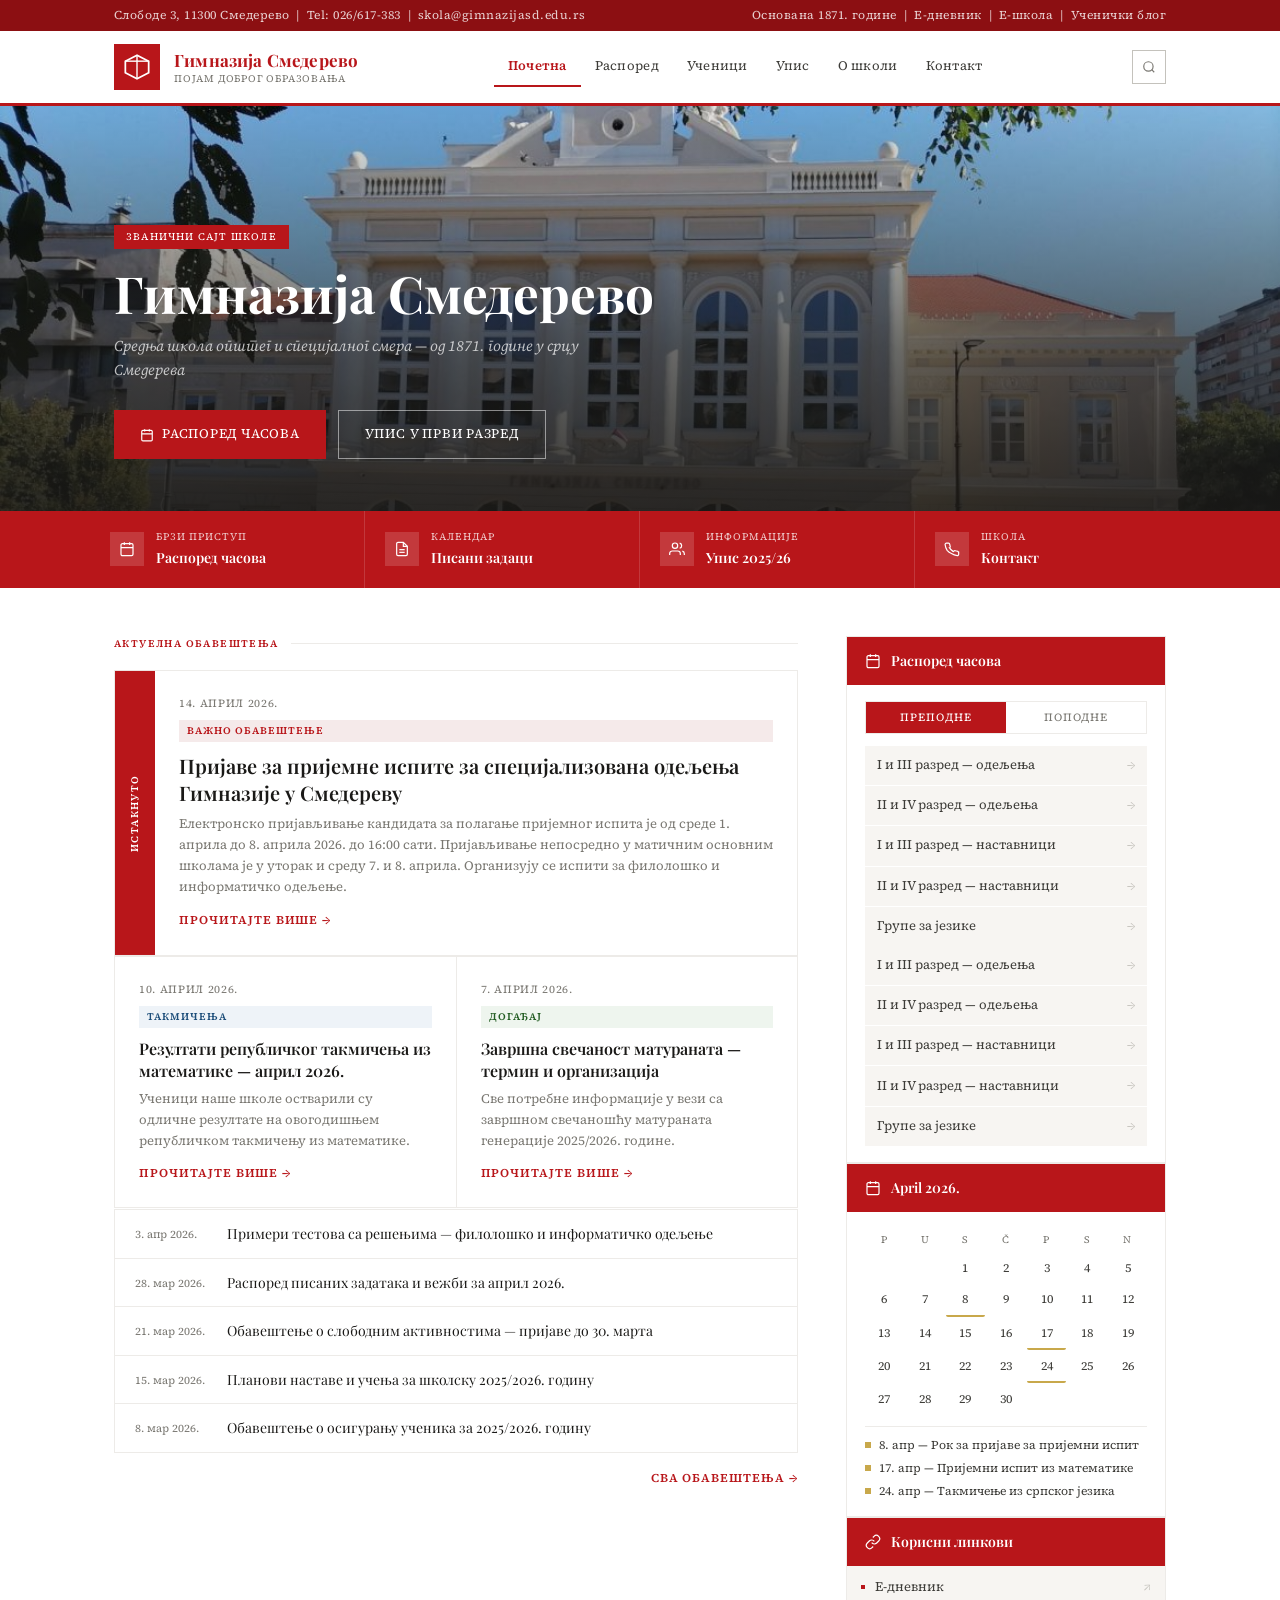
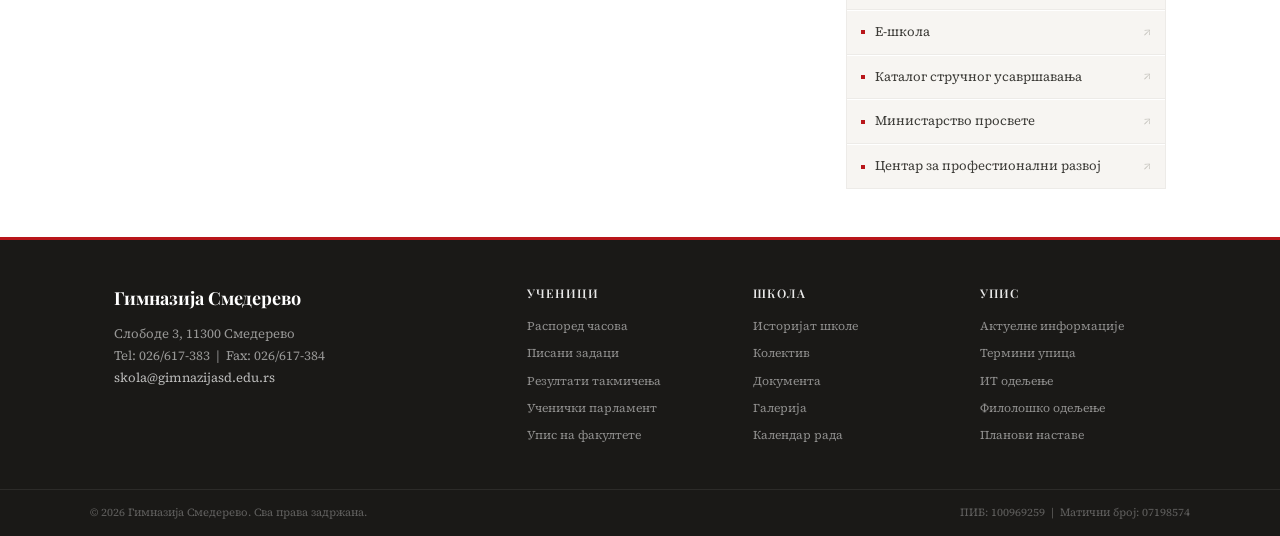
<file: index.html>
<!DOCTYPE html>
<html lang="sr">
<head>
  <meta charset="UTF-8">
  <meta name="viewport" content="width=device-width, initial-scale=1.0">
  <title>Гимназија Смедерево</title>
  <link rel="stylesheet" href="style.css">
  <link href="https://fonts.googleapis.com/css2?family=Playfair+Display:wght@400;600;700&family=Source+Serif+4:ital,wght@0,300;0,400;0,600;1,400&display=swap" rel="stylesheet">
  <link rel="icon" type="image/jpg" href="favicon.jpg">
</head>
<body>

  <!-- TOP STRIP -->
  <div class="top-strip">
    <div class="top-strip-inner">
      <span>Слободе 3, 11300 Смедерево &nbsp;|&nbsp; Tel: 026/617-383 &nbsp;|&nbsp; <a href="mailto:skola@gimnazijasd.edu.rs">skola@gimnazijasd.edu.rs</a></span>
      <span>Основана 1871. године &nbsp;|&nbsp; <a href="https://www.ednevnik.rs" target="_blank">Е-дневник</a> &nbsp;|&nbsp; <a href="https://www.e-skola.rs" target="_blank">Е-школа</a> &nbsp;|&nbsp; <a href="https://ocimamladih.wixstudio.com/blog" target="_blank">Ученички блог</a></span>
    </div>
  </div>

  <!-- HEADER -->
  <header>
    <div class="header-inner">
      <a class="logo" href="index.html">
        <div class="logo-emblem">
          <svg viewBox="0 0 24 24" xmlns="http://www.w3.org/2000/svg">
            <polygon points="12,2 2,7 2,17 12,22 22,17 22,7" fill="none" stroke="white" stroke-width="1.5"/>
            <line x1="12" y1="2" x2="12" y2="22" stroke="white" stroke-width="1.2"/>
            <line x1="2" y1="7" x2="22" y2="7" stroke="white" stroke-width="1.2"/>
          </svg>
        </div>
        <div class="logo-text">
          <span class="logo-name">Гимназија Смедерево</span>
          <span class="logo-tagline">Појам доброг образовања</span>
        </div>
      </a>

      <nav id="main-nav">
        <a href="index.html" class="active">Почетна</a>
        <a href="raspored.html">Распоред</a>
        <div class="nav-dropdown"><a href="ucenici.html">Ученици</a><button class="submenu-toggle">▾</button><div class="submenu"><a href="ucenici.html#pismeni">Писмени задаци</a><a href="ucenici.html#takmicenja">Такмичења</a><a href="ucenici.html#fakulteti">Упис на факултете</a><a href="ucenici.html#generacije">Ученици генерације</a><a href="ucenici.html#parlament">Ученички парламент</a><a href="ucenici.html#udzbenici">Списак уџбеника</a><a href="ucenici.html#kriterijumi">Критеријуми</a></div></div>
<div class="nav-dropdown"><a href="upis.html">Упис</a><button class="submenu-toggle">▾</button><div class="submenu"><a href="upis.html#aktuelno">Актуелне информације</a><a href="upis.html#smerovi">Смерови</a><a href="upis.html#rokovi">Термини и рокови</a><a href="upis.html#bodovanje">Бодовање</a><a href="upis.html#dokumenta">Потребна документа</a><a href="upis.html#planovi">Планови наставе</a><a href="upis.html#faq">Честа питања</a></div></div>
<div class="nav-dropdown"><a href="o-skoli.html">О школи</a><button class="submenu-toggle">▾</button><div class="submenu"><a href="o-skoli.html#istorijat">Историјат школе</a><a href="o-skoli.html#kolektiv">Колектив</a><a href="o-skoli.html#dokumenta">Документа</a><a href="o-skoli.html#galerija">Галерија</a><a href="o-skoli.html#kalendar">Календар рада</a></div></div>
        <a href="kontakt.html">Контакт</a>
      </nav>

      <div class="header-right">
        <button class="nav-search" id="search-btn" aria-label="Претрага">
          <svg viewBox="0 0 24 24" fill="none" stroke-width="2" xmlns="http://www.w3.org/2000/svg">
            <circle cx="11" cy="11" r="8"/>
            <path d="M21 21l-4.35-4.35"/>
          </svg>
        </button>
        <button class="hamburger" id="hamburger" aria-label="Отвори мени" aria-expanded="false">
          <span></span>
          <span></span>
          <span></span>
        </button>
      </div>
    </div>

    <!-- SEARCH BAR (hidden by default) -->
    <div class="search-bar" id="search-bar">
      <div class="search-bar-inner">
        <svg viewBox="0 0 24 24" fill="none" stroke-width="2" xmlns="http://www.w3.org/2000/svg">
          <circle cx="11" cy="11" r="8"/><path d="M21 21l-4.35-4.35"/>
        </svg>
        <input type="text" id="search-input" placeholder="Претражите сајт..." autocomplete="off">
        <button id="search-close" aria-label="Затвори претрагу">✕</button>
      </div>
    </div>
  </header>

  <!-- HERO -->
  <section class="hero">
    <div class="hero-overlay">
    </div>
    <div class="hero-content">
      <span class="hero-badge">Званични сајт школе</span>
      <h1 class="hero-title">Гимназија Смедерево</h1>
      <p class="hero-sub">Средња школа општег и специјалног смера — од 1871. године у срцу Смедерева</p>
      <div class="hero-ctas">
        <a href="raspored.html" class="btn-primary">
          <svg width="14" height="14" viewBox="0 0 24 24" stroke="white" fill="none" stroke-width="2">
            <rect x="3" y="4" width="18" height="18" rx="2"/>
            <path d="M16 2v4M8 2v4M3 10h18"/>
          </svg>
          Распоред часова
        </a>
        <a href="upis.html" class="btn-outline">Упис у први разред</a>
      </div>
    </div>
  </section>

  <!-- QUICK ACCESS BAR -->
  <div class="quick-bar">
    <div class="quick-bar-inner">
      <a class="quick-item" href="raspored.html">
        <div class="quick-icon">
          <svg viewBox="0 0 24 24" fill="none" stroke="white" stroke-width="1.8">
            <rect x="3" y="4" width="18" height="18" rx="2"/>
            <path d="M16 2v4M8 2v4M3 10h18M8 14h.01M12 14h.01M16 14h.01M8 18h.01M12 18h.01"/>
          </svg>
        </div>
        <div>
          <span class="quick-label">Брзи приступ</span>
          <span class="quick-title">Распоред часова</span>
        </div>
      </a>
      <a class="quick-item" href="ucenici.html#pisani">
        <div class="quick-icon">
          <svg viewBox="0 0 24 24" fill="none" stroke="white" stroke-width="1.8">
            <path d="M14 2H6a2 2 0 0 0-2 2v16a2 2 0 0 0 2 2h12a2 2 0 0 0 2-2V8z"/>
            <polyline points="14,2 14,8 20,8"/>
            <line x1="16" y1="13" x2="8" y2="13"/>
            <line x1="16" y1="17" x2="8" y2="17"/>
          </svg>
        </div>
        <div>
          <span class="quick-label">Календар</span>
          <span class="quick-title">Писани задаци</span>
        </div>
      </a>
      <a class="quick-item" href="upis.html">
        <div class="quick-icon">
          <svg viewBox="0 0 24 24" fill="none" stroke="white" stroke-width="1.8">
            <path d="M17 21v-2a4 4 0 0 0-4-4H5a4 4 0 0 0-4 4v2"/>
            <circle cx="9" cy="7" r="4"/>
            <path d="M23 21v-2a4 4 0 0 0-3-3.87M16 3.13a4 4 0 0 1 0 7.75"/>
          </svg>
        </div>
        <div>
          <span class="quick-label">Информације</span>
          <span class="quick-title">Упис 2025/26</span>
        </div>
      </a>
      <a class="quick-item" href="kontakt.html">
        <div class="quick-icon">
          <svg viewBox="0 0 24 24" fill="none" stroke="white" stroke-width="1.8">
            <path d="M22 16.92v3a2 2 0 0 1-2.18 2 19.79 19.79 0 0 1-8.63-3.07A19.5 19.5 0 0 1 4.69 14a19.79 19.79 0 0 1-3.07-8.67A2 2 0 0 1 3.6 3.24h3a2 2 0 0 1 2 1.72c.127.96.361 1.903.7 2.81a2 2 0 0 1-.45 2.11L8.09 10a16 16 0 0 0 5.91 5.91l.83-.83a2 2 0 0 1 2.11-.45c.907.339 1.85.573 2.81.7A2 2 0 0 1 21.73 17z"/>
          </svg>
        </div>
        <div>
          <span class="quick-label">Школа</span>
          <span class="quick-title">Контакт</span>
        </div>
      </a>
    </div>
  </div>

  <!-- MAIN CONTENT -->
  <div class="content-wrap">
    <main>
      <p class="section-label">Актуелна обавештења</p>

      <!-- FEATURED NEWS -->
      <div class="news-featured">
        <article class="news-card featured">
          <div class="news-featured-label">Истакнуто</div>
          <div class="news-card-body">
            <span class="news-date">14. април 2026.</span>
            <span class="news-category urgent">Важно обавештење</span>
            <h2 class="news-headline">Пријаве за пријемне испите за специјализована одељења Гимназије у Смедереву</h2>
            <p class="news-excerpt">Електронско пријављивање кандидата за полагање пријемног испита је од среде 1. априла до 8. априла 2026. до 16:00 сати. Пријављивање непосредно у матичним основним школама је у уторак и среду 7. и 8. априла. Организују се испити за филолошко и информатичко одељење.</p>
            <a href="vest.html?id=1" class="link-arrow" style="margin-top:14px;display:inline-flex">Прочитајте више →</a>
          </div>
        </article>

        <article class="news-card">
          <span class="news-date">10. април 2026.</span>
          <span class="news-category info">Такмичења</span>
          <h3 class="news-headline">Резултати републичког такмичења из математике — април 2026.</h3>
          <p class="news-excerpt">Ученици наше школе остварили су одличне резултате на овогодишњем републичком такмичењу из математике.</p>
          <a href="vest.html?id=2" class="link-arrow" style="margin-top:12px;display:inline-flex">Прочитајте више →</a>
        </article>

        <article class="news-card">
          <span class="news-date">7. април 2026.</span>
          <span class="news-category event">Догађај</span>
          <h3 class="news-headline">Завршна свечаност матураната — термин и организација</h3>
          <p class="news-excerpt">Све потребне информације у вези са завршном свечаношћу матураната генерације 2025/2026. године.</p>
          <a href="vest.html?id=3" class="link-arrow" style="margin-top:12px;display:inline-flex">Прочитајте више →</a>
        </article>
      </div>

      <!-- NEWS LIST -->
      <div class="news-list">
        <article class="news-list-item">
          <span class="news-list-date">3. апр 2026.</span>
          <a href="vest.html?id=4" class="news-list-title">Примери тестова са решењима — филолошко и информатичко одељење</a>
        </article>
        <article class="news-list-item">
          <span class="news-list-date">28. мар 2026.</span>
          <a href="vest.html?id=5" class="news-list-title">Распоред писаних задатака и вежби за април 2026.</a>
        </article>
        <article class="news-list-item">
          <span class="news-list-date">21. мар 2026.</span>
          <a href="vest.html?id=6" class="news-list-title">Обавештење о слободним активностима — пријаве до 30. марта</a>
        </article>
        <article class="news-list-item">
          <span class="news-list-date">15. мар 2026.</span>
          <a href="vest.html?id=7" class="news-list-title">Планови наставе и учења за школску 2025/2026. годину</a>
        </article>
        <article class="news-list-item">
          <span class="news-list-date">8. мар 2026.</span>
          <a href="vest.html?id=8" class="news-list-title">Обавештење о осигурању ученика за 2025/2026. годину</a>
        </article>
      </div>

      <div class="news-more">
        <a class="link-arrow" href="vesti.html">Сва обавештења →</a>
      </div>
    </main>

    <!-- SIDEBAR -->
    <aside class="sidebar">

      <!-- SCHEDULE WIDGET -->
      <div class="widget">
        <div class="widget-header">
          <svg viewBox="0 0 24 24" fill="none" stroke="white" stroke-width="1.8">
            <rect x="3" y="4" width="18" height="18" rx="2"/>
            <path d="M16 2v4M8 2v4M3 10h18"/>
          </svg>
          <span class="widget-header-title">Распоред часова</span>
        </div>
        <div class="widget-body">
          <div class="schedule-tabs">
            <button class="stab active" data-tab="pre">Преподне</button>
            <button class="stab" data-tab="pop">Поподне</button>
          </div>
          <div id="tab-pre" class="schedule-list">
            <a class="schedule-item" href="raspored.html">
              <span class="schedule-item-name">I и III разред — одељења</span>
              <span class="schedule-item-arrow">→</span>
            </a>
            <a class="schedule-item" href="raspored.html">
              <span class="schedule-item-name">II и IV разред — одељења</span>
              <span class="schedule-item-arrow">→</span>
            </a>
            <a class="schedule-item" href="raspored.html">
              <span class="schedule-item-name">I и III разред — наставници</span>
              <span class="schedule-item-arrow">→</span>
            </a>
            <a class="schedule-item" href="raspored.html">
              <span class="schedule-item-name">II и IV разред — наставници</span>
              <span class="schedule-item-arrow">→</span>
            </a>
            <a class="schedule-item" href="raspored.html">
              <span class="schedule-item-name">Групе за језике</span>
              <span class="schedule-item-arrow">→</span>
            </a>
          </div>
          <div id="tab-pop" class="schedule-list" hidden>
            <a class="schedule-item" href="raspored.html">
              <span class="schedule-item-name">I и III разред — одељења</span>
              <span class="schedule-item-arrow">→</span>
            </a>
            <a class="schedule-item" href="raspored.html">
              <span class="schedule-item-name">II и IV разред — одељења</span>
              <span class="schedule-item-arrow">→</span>
            </a>
            <a class="schedule-item" href="raspored.html">
              <span class="schedule-item-name">I и III разред — наставници</span>
              <span class="schedule-item-arrow">→</span>
            </a>
            <a class="schedule-item" href="raspored.html">
              <span class="schedule-item-name">II и IV разред — наставници</span>
              <span class="schedule-item-arrow">→</span>
            </a>
            <a class="schedule-item" href="raspored.html">
              <span class="schedule-item-name">Групе за језике</span>
              <span class="schedule-item-arrow">→</span>
            </a>
          </div>
        </div>
      </div>

      <!-- CALENDAR WIDGET -->
      <div class="widget">
        <div class="widget-header">
          <svg viewBox="0 0 24 24" fill="none" stroke="white" stroke-width="1.8">
            <rect x="3" y="4" width="18" height="18" rx="2"/>
            <path d="M16 2v4M8 2v4M3 10h18"/>
          </svg>
          <span class="widget-header-title" id="cal-title">Април 2026.</span>
        </div>
        <div class="widget-body">
          <div class="mini-cal">
            <div class="cal-grid" id="cal-grid"></div>
            <div class="cal-events" id="cal-events"></div>
          </div>
        </div>
      </div>

      <!-- USEFUL LINKS WIDGET -->
      <div class="widget">
        <div class="widget-header">
          <svg viewBox="0 0 24 24" fill="none" stroke="white" stroke-width="1.8">
            <path d="M10 13a5 5 0 0 0 7.54.54l3-3a5 5 0 0 0-7.07-7.07l-1.72 1.71"/>
            <path d="M14 11a5 5 0 0 0-7.54-.54l-3 3a5 5 0 0 0 7.07 7.07l1.71-1.71"/>
          </svg>
          <span class="widget-header-title">Корисни линкови</span>
        </div>
        <div class="widget-body widget-body--no-pad">
          <div class="quick-links">
            <a class="qlink" href="https://www.ednevnik.rs" target="_blank">
              <div class="qlink-left"><div class="qlink-dot"></div><span class="qlink-text">Е-дневник</span></div>
              <span class="qlink-arrow">↗</span>
            </a>
            <a class="qlink" href="https://www.e-skola.rs" target="_blank">
              <div class="qlink-left"><div class="qlink-dot"></div><span class="qlink-text">Е-школа</span></div>
              <span class="qlink-arrow">↗</span>
            </a>
            <a class="qlink" href="https://www.zuov.gov.rs" target="_blank">
              <div class="qlink-left"><div class="qlink-dot"></div><span class="qlink-text">Каталог стручног усавршавања</span></div>
              <span class="qlink-arrow">↗</span>
            </a>
            <a class="qlink" href="https://www.mpn.gov.rs" target="_blank">
              <div class="qlink-left"><div class="qlink-dot"></div><span class="qlink-text">Министарство просвете</span></div>
              <span class="qlink-arrow">↗</span>
            </a>
            <a class="qlink" href="https://www.cpo.rs" target="_blank">
              <div class="qlink-left"><div class="qlink-dot"></div><span class="qlink-text">Центар за профестионални развој</span></div>
              <span class="qlink-arrow">↗</span>
            </a>
          </div>
        </div>
      </div>

    </aside>
  </div>

  <!-- FOOTER -->
  <footer>
    <div class="footer-top-border"></div>
    <div class="footer-inner">
      <div class="footer-brand">
        <div class="footer-logo-name">Гимназија Смедерево</div>
        <p>Слободе 3, 11300 Смедерево<br>
          Tel: 026/617-383 &nbsp;|&nbsp; Fax: 026/617-384<br>
          <a href="mailto:skola@gimnazijasd.edu.rs">skola@gimnazijasd.edu.rs</a>
        </p>
      </div>
      <div class="footer-col">
        <h4>Ученици</h4>
        <a href="raspored.html">Распоред часова</a>
        <a href="ucenici.html#pisani">Писани задаци</a>
        <a href="ucenici.html#takmicenja">Резултати такмичења</a>
        <a href="ucenici.html#parlament">Ученички парламент</a>
        <a href="ucenici.html#fakulteti">Упис на факултете</a>
      </div>
      <div class="footer-col">
        <h4>Школа</h4>
        <a href="o-skoli.html#istorijat">Историјат школе</a>
        <a href="o-skoli.html#kolektiv">Колектив</a>
        <a href="o-skoli.html#dokumenta">Документа</a>
        <a href="o-skoli.html#galerija">Галерија</a>
        <a href="o-skoli.html#kalendar">Календар рада</a>
      </div>
      <div class="footer-col">
        <h4>Упис</h4>
        <a href="upis.html#aktuelno">Актуелне информације</a>
        <a href="upis.html#termini">Термини упица</a>
        <a href="upis.html#it">ИТ одељење</a>
        <a href="upis.html#filolosko">Филолошко одељење</a>
        <a href="upis.html#planovi">Планови наставе</a>
      </div>
    </div>
    <div class="footer-bottom">
      <div class="footer-bottom-inner">
        <span>© 2026 Гимназија Смедерево. Сва права задржана.</span>
        <span>ПИБ: 100969259 &nbsp;|&nbsp; Матични број: 07198574</span>
      </div>
    </div>
  </footer>

  <script src="script.js"></script>
</body>
</html>
</file>
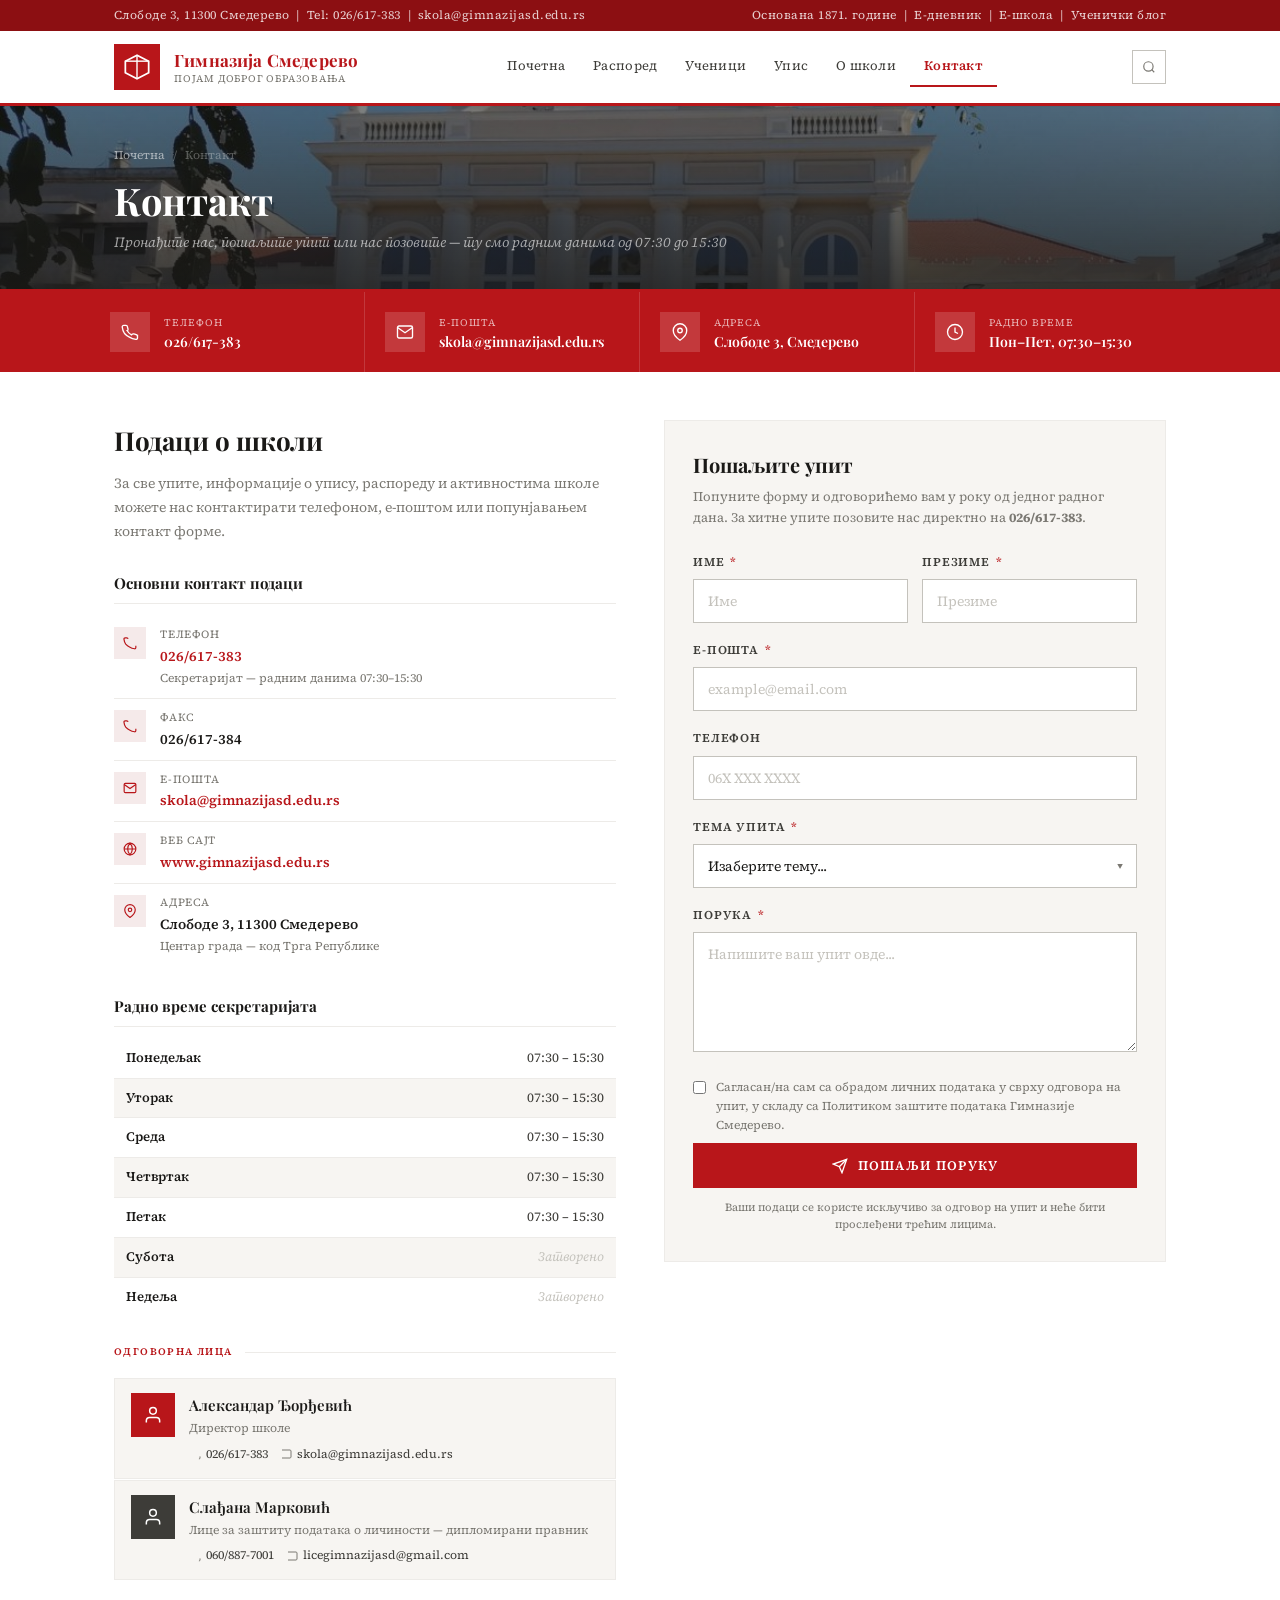
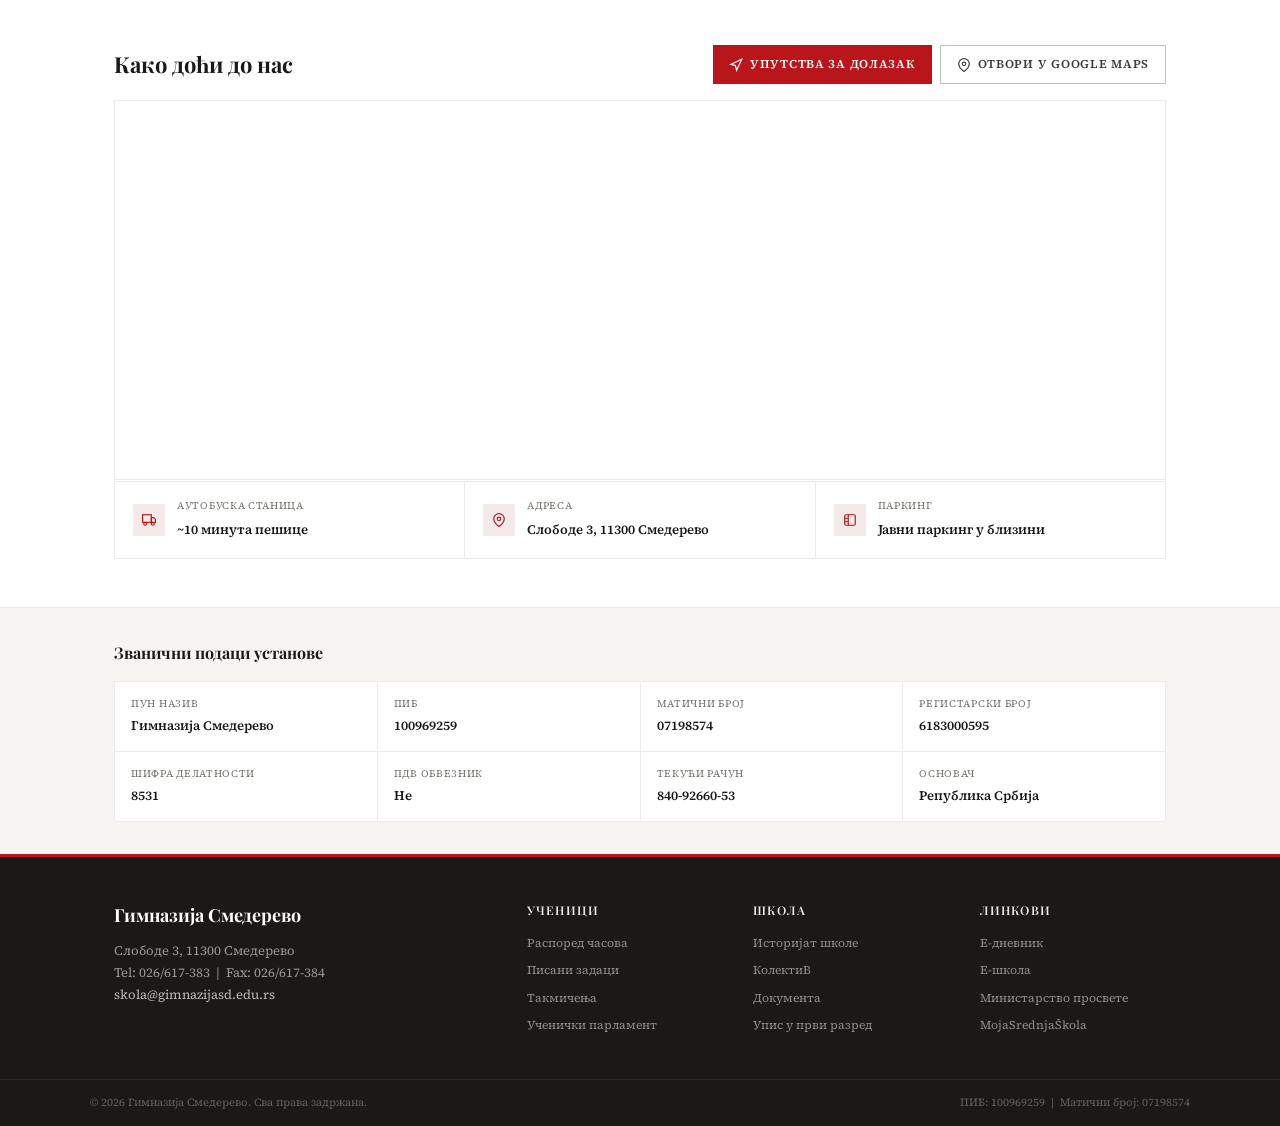
<file: kontakt.html>
<!DOCTYPE html>
<html lang="sr">
<head>
  <meta charset="UTF-8">
  <link rel="stylesheet" href="style.css">
  <meta name="viewport" content="width=device-width, initial-scale=1.0">
  <title>Контакт</title>
  <link href="https://fonts.googleapis.com/css2?family=Playfair+Display:wght@400;600;700&family=Source+Serif+4:ital,wght@0,300;0,400;0,600;1,400&display=swap" rel="stylesheet">
  <link rel="icon" type="image/jpg" href="favicon.jpg">
</head>
<body>

  <!-- TOP STRIP -->
  <div class="top-strip">
    <div class="top-strip-inner">
      <span>Слободе 3, 11300 Смедерево &nbsp;|&nbsp; Tel: 026/617-383 &nbsp;|&nbsp; <a href="mailto:skola@gimnazijasd.edu.rs">skola@gimnazijasd.edu.rs</a></span>
      <span>Основана 1871. године &nbsp;|&nbsp; <a href="https://www.ednevnik.rs" target="_blank">E-дневник</a> &nbsp;|&nbsp; <a href="https://www.e-skola.rs" target="_blank">E-школа</a> &nbsp;|&nbsp; <a href="https://ocimamladih.wixstudio.com/blog" target="_blank">Ученички блог</a></span>
    </div>
  </div>

  <!-- HEADER -->
  <header id="site-header">
    <div class="header-inner">
      <a class="logo" href="index.html">
        <div class="logo-emblem">
          <svg viewBox="0 0 24 24"><polygon points="12,2 2,7 2,17 12,22 22,17 22,7" fill="none" stroke="white" stroke-width="1.5"/><line x1="12" y1="2" x2="12" y2="22" stroke="white" stroke-width="1.2"/><line x1="2" y1="7" x2="22" y2="7" stroke="white" stroke-width="1.2"/></svg>
        </div>
        <div class="logo-text">
          <span class="logo-name">Гимназија Смедерево</span>
          <span class="logo-tagline">Појам доброг образовања</span>
        </div>
      </a>
      <nav id="main-nav">
        <a href="index.html">Почетна</a>
        <a href="raspored.html">Распоред</a>
        <div class="nav-dropdown"><a href="ucenici.html">Ученици</a><button class="submenu-toggle">▾</button><div class="submenu"><a href="ucenici.html#pismeni">Писмени задаци</a><a href="ucenici.html#takmicenja">Такмичења</a><a href="ucenici.html#fakulteti">Упис на факултете</a><a href="ucenici.html#generacije">Ученици генерације</a><a href="ucenici.html#parlament">Ученички парламент</a><a href="ucenici.html#udzbenici">Списак уџбеника</a><a href="ucenici.html#kriterijumi">Критеријуми</a></div></div>
<div class="nav-dropdown"><a href="upis.html">Упис</a><button class="submenu-toggle">▾</button><div class="submenu"><a href="upis.html#aktuelno">Актуелне информације</a><a href="upis.html#smerovi">Смерови</a><a href="upis.html#rokovi">Термини и рокови</a><a href="upis.html#bodovanje">Бодовање</a><a href="upis.html#dokumenta">Потребна документа</a><a href="upis.html#planovi">Планови наставе</a><a href="upis.html#faq">Честа питања</a></div></div>
<div class="nav-dropdown"><a href="o-skoli.html">О школи</a><button class="submenu-toggle">▾</button><div class="submenu"><a href="o-skoli.html#istorijat">Историјат школе</a><a href="o-skoli.html#kolektiv">Колектив</a><a href="o-skoli.html#dokumenta">Документа</a><a href="o-skoli.html#galerija">Галерија</a><a href="o-skoli.html#kalendar">Календар рада</a></div></div>
        <a href="kontakt.html" class="active">Контакт</a>
      </nav>
      <div class="header-right">
        <button class="nav-search" id="search-btn" aria-label="Претрага">
          <svg viewBox="0 0 24 24"><circle cx="11" cy="11" r="8"/><path d="M21 21l-4.35-4.35"/></svg>
        </button>
        <button class="hamburger" id="hamburger" aria-label="Отвори мени" aria-expanded="false">
          <span></span><span></span><span></span>
        </button>
      </div>
    </div>
    <div class="search-bar" id="search-bar">
      <div class="search-bar-inner">
        <svg viewBox="0 0 24 24"><circle cx="11" cy="11" r="8"/><path d="M21 21l-4.35-4.35"/></svg>
        <input type="text" id="search-input" placeholder="Претражите сајт..." autocomplete="off">
        <button id="search-close">✕</button>
      </div>
    </div>
  </header>

  <!-- PAGE HERO -->
  <div class="page-hero">
    <div class="page-hero-inner">
      <div class="breadcrumb">
        <a href="index.html">Почетна</a><span>/</span><span>Контакт</span>
      </div>
      <h1 class="page-title">Контакт</h1>
      <p class="page-subtitle">Прoнaђите нас, пошаљите упит или нас позовите — ту смо радним данима од 07:30 до 15:30</p>
    </div>
  </div>

  <!-- CONTACT BAR -->
  <div class="contact-bar">
    <div class="contact-bar-inner">
      <div class="contact-card">
        <div class="contact-card-icon">
          <svg viewBox="0 0 24 24"><path d="M22 16.92v3a2 2 0 0 1-2.18 2 19.79 19.79 0 0 1-8.63-3.07A19.5 19.5 0 0 1 4.69 14a19.79 19.79 0 0 1-3.07-8.67A2 2 0 0 1 3.6 3.24h3a2 2 0 0 1 2 1.72c.127.96.361 1.903.7 2.81a2 2 0 0 1-.45 2.11L8.09 10a16 16 0 0 0 5.91 5.91l.83-.83a2 2 0 0 1 2.11-.45c.907.339 1.85.573 2.81.7A2 2 0 0 1 21.73 17z"/></svg>
        </div>
        <div>
          <span class="contact-card-label">Телефон</span>
          <span class="contact-card-val">026/617-383</span>
        </div>
      </div>
      <div class="contact-card">
        <div class="contact-card-icon">
          <svg viewBox="0 0 24 24"><path d="M4 4h16c1.1 0 2 .9 2 2v12c0 1.1-.9 2-2 2H4c-1.1 0-2-.9-2-2V6c0-1.1.9-2 2-2z"/><polyline points="22,6 12,13 2,6"/></svg>
        </div>
        <div>
          <span class="contact-card-label">Е-пошта</span>
          <span class="contact-card-val">skola@gimnazijasd.edu.rs</span>
        </div>
      </div>
      <div class="contact-card">
        <div class="contact-card-icon">
          <svg viewBox="0 0 24 24"><path d="M21 10c0 7-9 13-9 13s-9-6-9-13a9 9 0 0 1 18 0z"/><circle cx="12" cy="10" r="3"/></svg>
        </div>
        <div>
          <span class="contact-card-label">Адреса</span>
          <span class="contact-card-val">Слободе 3, Смедерево</span>
        </div>
      </div>
      <div class="contact-card">
        <div class="contact-card-icon">
          <svg viewBox="0 0 24 24"><circle cx="12" cy="12" r="10"/><polyline points="12 6 12 12 16 14"/></svg>
        </div>
        <div>
          <span class="contact-card-label">Радно време</span>
          <span class="contact-card-val">Пон–Пет, 07:30–15:30</span>
        </div>
      </div>
    </div>
  </div>

  <!-- MAIN GRID -->
  <div class="main-wrap">

    <!-- LEFT — CONTACT INFO -->
    <div>
      <div class="contact-intro">
        <h2>Подаци о школи</h2>
        <p>За све упите, информације о упису, распореду и активностима школе можете нас контактирати телефоном, е-поштом или попунјавањем контакт форме.</p>
      </div>

      <!-- OSNOVI KONTAKT -->
      <div class="info-block">
        <div class="info-block-title">Основни контакт подаци</div>
        <div class="info-row">
          <div class="info-icon"><svg viewBox="0 0 24 24"><path d="M22 16.92v3a2 2 0 0 1-2.18 2 19.79 19.79 0 0 1-8.63-3.07A19.5 19.5 0 0 1 4.69 14a19.79 19.79 0 0 1-3.07-8.67A2 2 0 0 1 3.6 3.24h3a2 2 0 0 1 2 1.72"/></svg></div>
          <div>
            <div class="info-label">Телефон</div>
            <div class="info-val"><a href="tel:026617383">026/617-383</a></div>
            <div class="info-sub">Секретаријат — радним данима 07:30–15:30</div>
          </div>
        </div>
        <div class="info-row">
          <div class="info-icon"><svg viewBox="0 0 24 24"><path d="M22 16.92v3a2 2 0 0 1-2.18 2 19.79 19.79 0 0 1-8.63-3.07A19.5 19.5 0 0 1 4.69 14a19.79 19.79 0 0 1-3.07-8.67A2 2 0 0 1 3.6 3.24h3a2 2 0 0 1 2 1.72"/></svg></div>
          <div>
            <div class="info-label">Факс</div>
            <div class="info-val">026/617-384</div>
          </div>
        </div>
        <div class="info-row">
          <div class="info-icon"><svg viewBox="0 0 24 24"><path d="M4 4h16c1.1 0 2 .9 2 2v12c0 1.1-.9 2-2 2H4c-1.1 0-2-.9-2-2V6c0-1.1.9-2 2-2z"/><polyline points="22,6 12,13 2,6"/></svg></div>
          <div>
            <div class="info-label">Е-пошта</div>
            <div class="info-val"><a href="mailto:skola@gimnazijasd.edu.rs">skola@gimnazijasd.edu.rs</a></div>
          </div>
        </div>
        <div class="info-row">
          <div class="info-icon"><svg viewBox="0 0 24 24"><circle cx="12" cy="12" r="10"/><path d="M2 12h20M12 2a15.3 15.3 0 0 1 4 10 15.3 15.3 0 0 1-4 10 15.3 15.3 0 0 1-4-10 15.3 15.3 0 0 1 4-10z"/></svg></div>
          <div>
            <div class="info-label">Веб сајт</div>
            <div class="info-val"><a href="https://www.gimnazijasd.edu.rs" target="_blank">www.gimnazijasd.edu.rs</a></div>
          </div>
        </div>
        <div class="info-row">
          <div class="info-icon"><svg viewBox="0 0 24 24"><path d="M21 10c0 7-9 13-9 13s-9-6-9-13a9 9 0 0 1 18 0z"/><circle cx="12" cy="10" r="3"/></svg></div>
          <div>
            <div class="info-label">Адреса</div>
            <div class="info-val">Слободе 3, 11300 Смедерево</div>
            <div class="info-sub">Центар града — код Трга Републике</div>
          </div>
        </div>
      </div>

      <!-- RADNO VREME -->
      <div class="info-block">
        <div class="info-block-title">Радно време секретаријата</div>
        <table class="hours-table">
          <tr><td>Понедељак</td><td>07:30 – 15:30</td></tr>
          <tr><td>Уторак</td><td>07:30 – 15:30</td></tr>
          <tr><td>Среда</td><td>07:30 – 15:30</td></tr>
          <tr><td>Четвртак</td><td>07:30 – 15:30</td></tr>
          <tr><td>Петак</td><td>07:30 – 15:30</td></tr>
          <tr><td>Субота</td><td class="closed">Затворено</td></tr>
          <tr><td>Недеља</td><td class="closed">Затворено</td></tr>
        </table>
      </div>

      <!-- LICA -->
      <div class="section-label">Одговорна лица</div>

      <div class="lice-card">
        <div class="lice-avatar"><svg viewBox="0 0 24 24"><path d="M20 21v-2a4 4 0 0 0-4-4H8a4 4 0 0 0-4 4v2"/><circle cx="12" cy="7" r="4"/></svg></div>
        <div>
          <div class="lice-name">Александар Ђорђевић</div>
          <div class="lice-role">Директор школе</div>
          <div class="lice-contact">
            <span><svg viewBox="0 0 24 24"><path d="M22 16.92v3a2 2 0 0 1-2.18 2"/></svg> 026/617-383</span>
            <span><svg viewBox="0 0 24 24"><path d="M4 4h16c1.1 0 2 .9 2 2v12c0 1.1-.9 2-2 2H4"/></svg> skola@gimnazijasd.edu.rs</span>
          </div>
        </div>
      </div>

      <div class="lice-card" style="margin-top:1px">
        <div class="lice-avatar" style="background:var(--gray-700)"><svg viewBox="0 0 24 24"><path d="M20 21v-2a4 4 0 0 0-4-4H8a4 4 0 0 0-4 4v2"/><circle cx="12" cy="7" r="4"/></svg></div>
        <div>
          <div class="lice-name">Слађана Марковић</div>
          <div class="lice-role">Лице за заштиту података о личиности — дипломирани правник</div>
          <div class="lice-contact">
            <span><svg viewBox="0 0 24 24"><path d="M22 16.92v3a2 2 0 0 1-2.18 2"/></svg> 060/887-7001</span>
            <span><svg viewBox="0 0 24 24"><path d="M4 4h16c1.1 0 2 .9 2 2v12c0 1.1-.9 2-2 2H4"/></svg> licegimnazija<wbr>sd@gmail.com</span>
          </div>
        </div>
      </div>
    </div>

    <!-- RIGHT — CONTACT FORM -->
    <div>
      <div class="form-wrap">
        <div id="form-container">
          <div class="form-title">Пошаљите упит</div>
          <p class="form-subtitle">Попуните форму и одговорићемо вам у року од једног радног дана. За хитне упите позовите нас директно на <strong>026/617-383</strong>.</p>

          <div class="form-row">
            <div class="form-group">
              <label class="form-label" for="ime">Име <span class="req">*</span></label>
              <input class="form-input" type="text" id="ime" placeholder="Име" autocomplete="given-name">
            </div>
            <div class="form-group">
              <label class="form-label" for="prezime">Презиме <span class="req">*</span></label>
              <input class="form-input" type="text" id="prezime" placeholder="Презиме" autocomplete="family-name">
            </div>
          </div>

          <div class="form-group">
            <label class="form-label" for="email">E-Пошта <span class="req">*</span></label>
            <input class="form-input" type="email" id="email" placeholder="example@email.com" autocomplete="email">
          </div>

          <div class="form-group">
            <label class="form-label" for="telefon">Телефон</label>
            <input class="form-input" type="tel" id="telefon" placeholder="06X XXX XXXX" autocomplete="tel">
          </div>

          <div class="form-group">
            <label class="form-label" for="tema">Тема упита <span class="req">*</span></label>
            <div class="form-select-wrap">
              <select class="form-select" id="tema">
                <option value="" disabled selected>Изаберите тему...</option>
                <option value="upis">Упис у први разред</option>
                <option value="raspored">Распоред часова</option>
                <option value="takmicenja">Такмичења и награде</option>
                <option value="dokumenta">Документа и потврде</option>
                <option value="nastavnici">Контакт са наставником</option>
                <option value="tehnicko">Техничко питање о сајту</option>
                <option value="ostalo">Остало</option>
              </select>
            </div>
          </div>

          <div class="form-group">
            <label class="form-label" for="poruka">Порука <span class="req">*</span></label>
            <textarea class="form-textarea" id="poruka" placeholder="Напишите ваш упит овде..."></textarea>
          </div>

          <div class="form-group" style="display:flex; align-items:flex-start; gap:10px; margin-bottom:8px;">
            <input type="checkbox" id="saglasnost" style="margin-top:3px; accent-color:var(--red); flex-shrink:0;">
            <label for="saglasnost" style="font-size:12px; color:var(--gray-500); line-height:1.6; cursor:pointer;">
              Сагласан/на сам са обрадом личних података у сврху одговора на упит, у складу са Политиком заштите података Гимназије Смедерево.
            </label>
          </div>

          <button class="form-submit" id="submit-btn" onclick="submitForm()">
            <svg viewBox="0 0 24 24"><line x1="22" y1="2" x2="11" y2="13"/><polygon points="22 2 15 22 11 13 2 9 22 2"/></svg>
            Пошаљи поруку
          </button>
          <p class="form-note">Ваши подаци се користе искључиво за одговор на упит и неће бити прослеђени трећим лицима.</p>
        </div>

        <!-- SUCCESS STATE -->
        <div class="form-success" id="form-success">
          <div class="form-success-icon">
            <svg viewBox="0 0 24 24"><polyline points="20 6 9 17 4 12"/></svg>
          </div>
          <h3>Порука је послата!</h3>
          <p>Хвала што сте нас контактирали. Одговорићемо вам на наведену е-пошту у року од једног радног дана.</p>
          <button onclick="resetForm()" style="margin-top:20px; background:none; border:1px solid var(--gray-300); padding:9px 20px; font-family:var(--font-body); font-size:13px; cursor:pointer; color:var(--gray-700); transition:all .15s;"
            onmouseover="this.style.borderColor='var(--red)'; this.style.color='var(--red)'"
            onmouseout="this.style.borderColor='var(--gray-300)'; this.style.color='var(--gray-700)'">
            Пошаљи нови упит
          </button>
        </div>
      </div>
    </div>
  </div>

  <!-- MAP SECTION -->
  <div class="map-section">
    <div class="map-header">
      <h2>Како доћи до нас</h2>
      <div class="map-directions">
        <a class="dir-btn primary" href="https://www.google.com/maps/dir/?api=1&destination=Slobode+3+Smederevo" target="_blank">
          <svg viewBox="0 0 24 24"><polygon points="3 11 22 2 13 21 11 13 3 11"/></svg>
          Упутства за долазак
        </a>
        <a class="dir-btn secondary" href="https://www.google.com/maps/place/Slobode+3,+Smederevo" target="_blank">
          <svg viewBox="0 0 24 24"><path d="M21 10c0 7-9 13-9 13s-9-6-9-13a9 9 0 0 1 18 0z"/><circle cx="12" cy="10" r="3"/></svg>
          Отвори у Google Maps
        </a>
      </div>
    </div>

    <div class="map-embed">
      <iframe
        src="https://www.google.com/maps/embed?pb=!1m18!1m12!1m3!1d2844.3!2d20.9298!3d44.6644!2m3!1f0!2f0!3f0!3m2!1i1024!2i768!4f13.1!3m3!1m2!1s0x4757a5b0e0d8a93f%3A0x1!2sGimnazija+Smederevo%2C+Slobode+3%2C+Smederevo!5e0!3m2!1ssr!2srs!4v1"
        width="100%" height="380" style="border:0;" allowfullscreen="" loading="lazy"
        referrerpolicy="no-referrer-when-downgrade"
        title="Локација Гимназије Смедерево">
      </iframe>
    </div>

    <div class="map-info-strip">
      <div class="map-info-item">
        <div class="map-info-icon"><svg viewBox="0 0 24 24"><rect x="1" y="3" width="15" height="13"/><polygon points="16 8 20 8 23 11 23 16 16 16 16 8"/><circle cx="5.5" cy="18.5" r="2.5"/><circle cx="18.5" cy="18.5" r="2.5"/></svg></div>
        <div><span class="map-info-label">Аутобуска станица</span><span class="map-info-val">~10 минута пешице</span></div>
      </div>
      <div class="map-info-item">
        <div class="map-info-icon"><svg viewBox="0 0 24 24"><path d="M21 10c0 7-9 13-9 13s-9-6-9-13a9 9 0 0 1 18 0z"/><circle cx="12" cy="10" r="3"/></svg></div>
        <div><span class="map-info-label">Адреса</span><span class="map-info-val">Слободе 3, 11300 Смедерево</span></div>
      </div>
      <div class="map-info-item">
        <div class="map-info-icon"><svg viewBox="0 0 24 24"><rect x="3" y="3" width="18" height="18" rx="2"/><path d="M9 3v18M3 9h6M3 15h6"/></svg></div>
        <div><span class="map-info-label">Паркинг</span><span class="map-info-val">Јавни паркинг у близини</span></div>
      </div>
    </div>
  </div>

  <!-- LEGAL INFO -->
  <div class="legal-section">
    <div class="legal-inner">
      <h3>Званични подаци установе</h3>
      <div class="legal-grid">
        <div class="legal-item"><div class="legal-item-label">Пун назив</div><div class="legal-item-val">Гимназија Смедерево</div></div>
        <div class="legal-item"><div class="legal-item-label">ПИБ</div><div class="legal-item-val">100969259</div></div>
        <div class="legal-item"><div class="legal-item-label">Матични број</div><div class="legal-item-val">07198574</div></div>
        <div class="legal-item"><div class="legal-item-label">Регистарски број</div><div class="legal-item-val">6183000595</div></div>
        <div class="legal-item"><div class="legal-item-label">Шифра делатности</div><div class="legal-item-val">8531</div></div>
        <div class="legal-item"><div class="legal-item-label">ПДВ обвезник</div><div class="legal-item-val">Не</div></div>
        <div class="legal-item"><div class="legal-item-label">Текући рачун</div><div class="legal-item-val">840-92660-53</div></div>
        <div class="legal-item"><div class="legal-item-label">Основач</div><div class="legal-item-val">Република Србија</div></div>
      </div>
    </div>
  </div>

  <!-- FOOTER -->
  <footer>
    <div class="footer-top-border"></div>
    <div class="footer-inner">
      <div class="footer-brand">
        <div class="footer-logo-name">Гимназија Смедерево</div>
        <p>Слободе 3, 11300 Смедерево<br>Tel: 026/617-383 &nbsp;|&nbsp; Fax: 026/617-384<br><a href="mailto:skola@gimnazijasd.edu.rs">skola@gimnazijasd.edu.rs</a></p>
      </div>
      <div class="footer-col">
        <h4>Ученици</h4>
        <a href="raspored.html">Распоред часова</a>
        <a href="ucenici.html">Писани задаци</a>
        <a href="ucenici.html">Такмичења</a>
        <a href="ucenici.html">Ученички парламент</a>
      </div>
      <div class="footer-col">
        <h4>Школа</h4>
        <a href="o-skoli.html">Историјат школе</a>
        <a href="o-skoli.html">КолектиВ</a>
        <a href="o-skoli.html">Документа</a>
        <a href="upis.html">Упис у први разред</a>
      </div>
      <div class="footer-col">
        <h4>Линкови</h4>
        <a href="https://www.ednevnik.rs" target="_blank">E-дневник</a>
        <a href="https://www.e-skola.rs" target="_blank">E-школа</a>
        <a href="https://www.mpn.gov.rs" target="_blank">Министарство просвете</a>
        <a href="https://www.mojasrednjaskola.gov.rs" target="_blank">MojaSrednjaŠkola</a>
      </div>
    </div>
    <div class="footer-bottom">
      <div class="footer-bottom-inner">
        <span>© 2026 Гимназија Смедерево. Сва права задржана.</span>
        <span>ПИБ: 100969259 &nbsp;|&nbsp; Матични број: 07198574</span>
      </div>
    </div>
  </footer>
  <script src="script.js"></script>
</body>
</html>
</file>
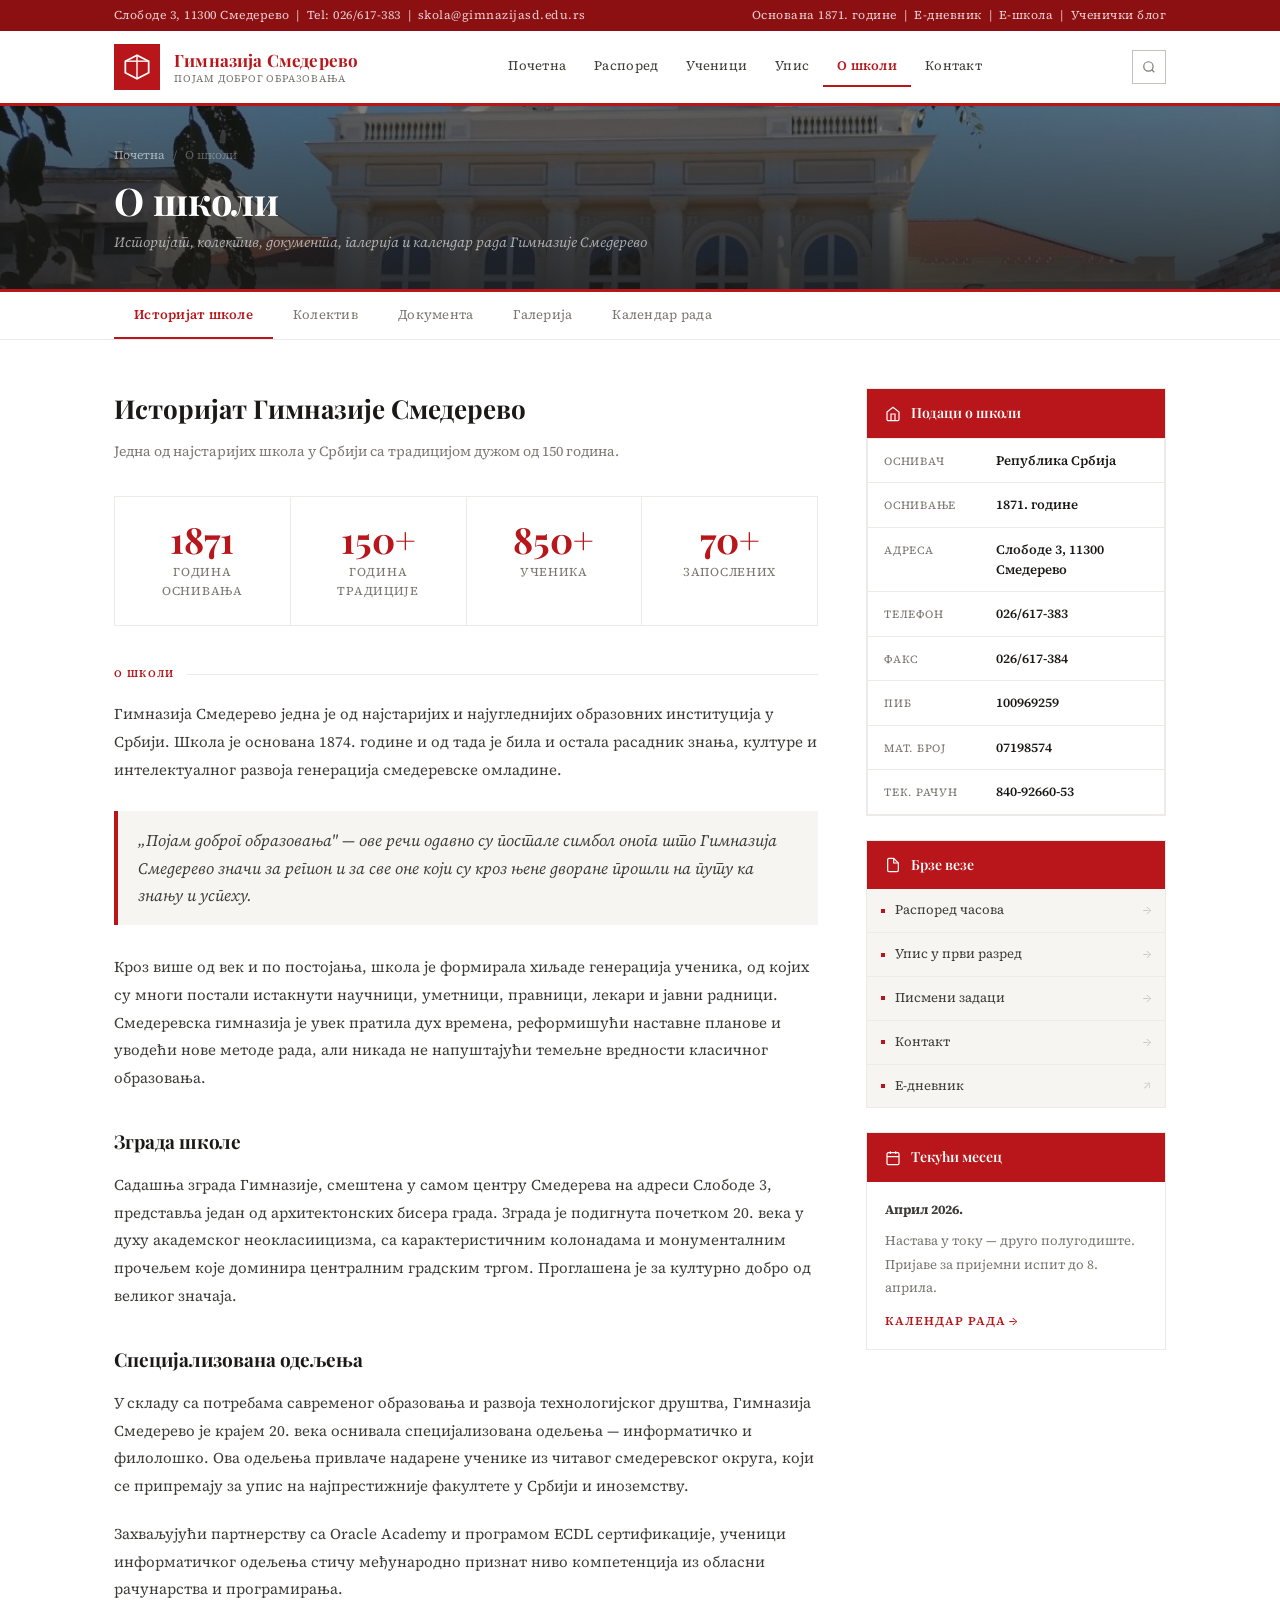
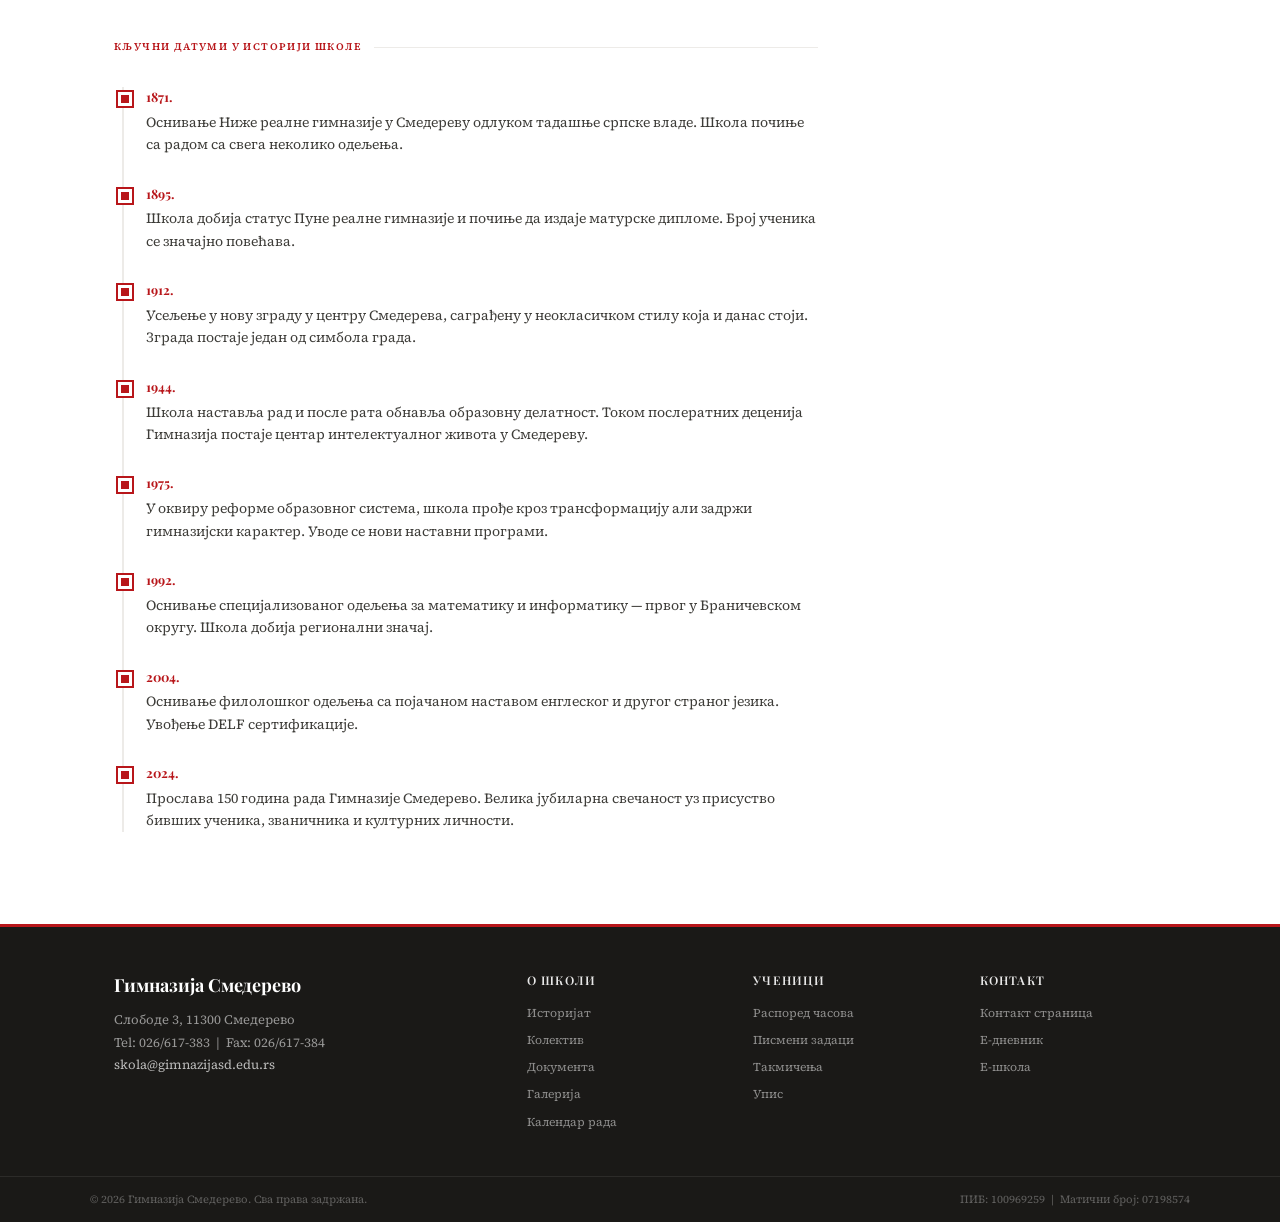
<file: o-skoli.html>
<!DOCTYPE html>
<html lang="sr">
<head>
  <meta charset="UTF-8">
  <link rel="stylesheet" href="style.css">
  <meta name="viewport" content="width=device-width, initial-scale=1.0">
  <title>О школи</title>
  <link href="https://fonts.googleapis.com/css2?family=Playfair+Display:wght@400;600;700&family=Source+Serif+4:ital,wght@0,300;0,400;0,600;1,400&display=swap" rel="stylesheet">
  <link rel="icon" type="image/jpg" href="favicon.jpg">
</head>
<body>

  <!-- TOP STRIP -->
  <div class="top-strip">
    <div class="top-strip-inner">
      <span>Слободе 3, 11300 Смедерево &nbsp;|&nbsp; Tel: 026/617-383 &nbsp;|&nbsp; <a href="mailto:skola@gimnazijasd.edu.rs">skola@gimnazijasd.edu.rs</a></span>
      <span>Основана 1871. године &nbsp;|&nbsp; <a href="https://www.ednevnik.rs" target="_blank">E-дневник</a> &nbsp;|&nbsp; <a href="https://www.e-skola.rs" target="_blank">E-школа</a> &nbsp;|&nbsp; <a href="https://ocimamladih.wixstudio.com/blog" target="_blank">Ученички блог</a></span>
    </div>
  </div>

  <!-- HEADER -->
  <header id="site-header">
    <div class="header-inner">
      <a class="logo" href="index.html">
        <div class="logo-emblem">
          <svg viewBox="0 0 24 24"><polygon points="12,2 2,7 2,17 12,22 22,17 22,7" fill="none" stroke="white" stroke-width="1.5"/><line x1="12" y1="2" x2="12" y2="22" stroke="white" stroke-width="1.2"/><line x1="2" y1="7" x2="22" y2="7" stroke="white" stroke-width="1.2"/></svg>
        </div>
        <div class="logo-text">
          <span class="logo-name">Гимназија Смедерево</span>
          <span class="logo-tagline">Појам доброг образовања</span>
        </div>
      </a>
      <nav id="main-nav">
        <a href="index.html">Почетна</a>
        <a href="raspored.html">Распоред</a>
        <div class="nav-dropdown"><a href="ucenici.html">Ученици</a><button class="submenu-toggle">▾</button><div class="submenu"><a href="ucenici.html#pismeni">Писмени задаци</a><a href="ucenici.html#takmicenja">Такмичења</a><a href="ucenici.html#fakulteti">Упис на факултете</a><a href="ucenici.html#generacije">Ученици генерације</a><a href="ucenici.html#parlament">Ученички парламент</a><a href="ucenici.html#udzbenici">Списак уџбеника</a><a href="ucenici.html#kriterijumi">Критеријуми</a></div></div>
<div class="nav-dropdown"><a href="upis.html">Упис</a><button class="submenu-toggle">▾</button><div class="submenu"><a href="upis.html#aktuelno">Актуелне информације</a><a href="upis.html#smerovi">Смерови</a><a href="upis.html#rokovi">Термини и рокови</a><a href="upis.html#bodovanje">Бодовање</a><a href="upis.html#dokumenta">Потребна документа</a><a href="upis.html#planovi">Планови наставе</a><a href="upis.html#faq">Честа питања</a></div></div>
<div class="nav-dropdown"><a href="o-skoli.html">О школи</a><button class="submenu-toggle">▾</button><div class="submenu"><a href="o-skoli.html#istorijat">Историјат школе</a><a href="o-skoli.html#kolektiv">Колектив</a><a href="o-skoli.html#dokumenta">Документа</a><a href="o-skoli.html#galerija">Галерија</a><a href="o-skoli.html#kalendar">Календар рада</a></div></div>
        <a href="kontakt.html">Контакт</a>
      </nav>
      <div class="header-right">
        <button class="nav-search" id="search-btn" aria-label="Претрага">
          <svg viewBox="0 0 24 24"><circle cx="11" cy="11" r="8"/><path d="M21 21l-4.35-4.35"/></svg>
        </button>
        <button class="hamburger" id="hamburger" aria-label="Отвори мени" aria-expanded="false">
          <span></span><span></span><span></span>
        </button>
      </div>
    </div>
    <div class="search-bar" id="search-bar">
      <div class="search-bar-inner">
        <svg viewBox="0 0 24 24"><circle cx="11" cy="11" r="8"/><path d="M21 21l-4.35-4.35"/></svg>
        <input type="text" id="search-input" placeholder="Претражите сајт..." autocomplete="off">
        <button id="search-close">✕</button>
      </div>
    </div>
  </header>

  <!-- PAGE HERO -->
  <div class="page-hero">
    <div class="page-hero-inner">
      <div class="breadcrumb">
        <a href="index.html">Почетна</a><span>/</span><span>О школи</span>
      </div>
      <h1 class="page-title">О школи</h1>
      <p class="page-subtitle">Историјат, колектив, документа, галерија и календар рада Гимназије Смедерево</p>
    </div>
  </div>

  <!-- SECTION NAV -->
  <div class="section-nav">
    <div class="section-nav-inner">
      <button class="sec-tab active" data-section="istorijat">Историјат шкoлe</button>
      <button class="sec-tab" data-section="kolektiv">Колектив</button>
      <button class="sec-tab" data-section="dokumenta">Документа</button>
      <button class="sec-tab" data-section="galerija">Галерија</button>
      <button class="sec-tab" data-section="kalendar">Календар рада</button>
    </div>
  </div>

  <div class="inner-wrap">
    <main class="inner-main">

      <!-- ══ ISTORIJAT ══ -->
      <section class="content-section active" id="sec-istorijat">
        <div class="section-intro">
          <h2>Историјат Гимназије Смедерево</h2>
          <p>Једна од најстаријих школа у Србији са традицијом дужом од 150 година.</p>
        </div>

        <div class="stat-strip">
          <div class="stat-card">
            <div class="stat-num">1871</div>
            <div class="stat-label">Година оснивања</div>
          </div>
          <div class="stat-card">
            <div class="stat-num">150+</div>
            <div class="stat-label">Година традиције</div>
          </div>
          <div class="stat-card">
            <div class="stat-num">850+</div>
            <div class="stat-label">Ученика</div>
          </div>
          <div class="stat-card">
            <div class="stat-num">70+</div>
            <div class="stat-label">Запослених</div>
          </div>
        </div>

        <div class="section-label">О школи</div>
        <div class="history-prose">
          <p>Гимназија Смедерево једна је од најстаријих и најугледнијих образовних институција у Србији. Школа је основана 1874. године и од тада је била и остала расадник знања, културе и интелектуалног развоја генерација смедеревске омладине.</p>

          <div class="pull-quote">
            „Појам доброг образовања" — ове речи одавно су постале симбол онога што Гимназија Смедерево значи за регион и за све оне који су кроз њене дворане прошли на путу ка знању и успеху.
          </div>

          <p>Кроз више од век и по постојања, школа је формирала хиљаде генерација ученика, од којих су многи постали истакнути научници, уметници, правници, лекари и јавни радници. Смедеревска гимназија је увек пратила дух времена, реформишући наставне планове и уводећи нове методе рада, али никада не напуштајући темељне вредности класичног образовања.</p>

          <h3>Зграда школе</h3>
          <p>Садашња зграда Гимназије, смештена у самом центру Смедерева на адреси Слободе 3, представља један од архитектонских бисера града. Зграда је подигнута почетком 20. века у духу академског неокласиицизма, са карактеристичним колонадама и монументалним прочељем које доминира централним градским тргом. Проглашена је за културно добро од великог значаја.</p>

          <h3>Специјализована одељeњa</h3>
          <p>У складу са потребама савременог образовања и развоја технологијског друштва, Гимназија Смедерево је крајем 20. века оснивала специјализована одељењa — информатичко и филолошко. Ова одељењa привлаче надарене ученике из читавог смедеревског округа, који се припремаjу за упис на најпрестижније факултете у Србији и иноземству.</p>

          <p>Захваљујући партнерству са Oracle Academy и програмом ECDL сертификације, ученици информатичког одељења стичу међународно признат ниво компетенција из обласни рачунарства и програмирања.</p>
        </div>

        <div class="section-label" style="margin-top: 36px;">Кључни датуми у историји школе</div>
        <div class="hist-timeline">
          <div class="hist-item">
            <div class="hist-dot"></div>
            <div class="hist-year">1871.</div>
            <div class="hist-text">Оснивање Ниже реалне гимназије у Смедереву одлуком тадашње српске владе. Школа почиње са радом са свега неколико одељења.</div>
          </div>
          <div class="hist-item">
            <div class="hist-dot"></div>
            <div class="hist-year">1895.</div>
            <div class="hist-text">Школа добија статус Пуне реалне гимназије и почиње да издаје матурске дипломе. Број ученика се значајно повећава.</div>
          </div>
          <div class="hist-item">
            <div class="hist-dot"></div>
            <div class="hist-year">1912.</div>
            <div class="hist-text">Усељење у нову зграду у центру Смедерева, саграђену у неокласичком стилу која и данас стоји. Зграда постаје један од симбола града.</div>
          </div>
          <div class="hist-item">
            <div class="hist-dot"></div>
            <div class="hist-year">1944.</div>
            <div class="hist-text">Школа наставља рад и после рата обнавља образовну делатност. Током послератних деценија Гимназија постаје центар интелектуалног живота у Смедереву.</div>
          </div>
          <div class="hist-item">
            <div class="hist-dot"></div>
            <div class="hist-year">1975.</div>
            <div class="hist-text">У оквиру реформе образовног система, школа прође кроз трансформацију али задржи гимназијски карактер. Уводе се нови наставни програми.</div>
          </div>
          <div class="hist-item">
            <div class="hist-dot"></div>
            <div class="hist-year">1992.</div>
            <div class="hist-text">Оснивање специјализованог одељења за математику и информатику — првог у Браничевском округу. Школа добија регионални значај.</div>
          </div>
          <div class="hist-item">
            <div class="hist-dot"></div>
            <div class="hist-year">2004.</div>
            <div class="hist-text">Оснивање филолошког одељења са појачаном наставом енглеског и другог страног језика. Увођење DELF сертификације.</div>
          </div>
          <div class="hist-item">
            <div class="hist-dot"></div>
            <div class="hist-year">2024.</div>
            <div class="hist-text">Прослава 150 година рада Гимназије Смедерево. Велика јубиларна свечаност уз присуство бивших ученика, званичника и културних личности.</div>
          </div>
        </div>
      </section>

      <!-- ══ KOLEKTIV ══ -->
      <section class="content-section" id="sec-kolektiv">
        <div class="section-intro">
          <h2>Наставни колектив</h2>
          <p>Гимназија Смедерево запошљава висококвалификоване наставнике, стручне сараднике и административно особље. Сви наставници поседују одговарајуће стручно и педагошко образовање.</p>
        </div>

        <div class="kolektiv-intro">Школа тренутно има преко 70 запослених, од чега је око 55 наставника и стручних сарадника. Управа школе:</div>

        <div class="department">
          <div class="dept-title">Управа школе</div>
          <div class="teacher-grid">
            <div class="teacher-card">
              <div class="teacher-name">Александар Ђорђевић</div>
              <div class="teacher-subject">Директор</div>
              <span class="teacher-role direktor">Директор</span>
            </div>
            <div class="teacher-card">
              <div class="teacher-name">Весна Миловановић</div>
              <div class="teacher-subject">Математика и рачунарство</div>
              <span class="teacher-role pomocnik">Помоћник директора</span>
            </div>
            <div class="teacher-card">
              <div class="teacher-name">Драгана Поповић</div>
              <div class="teacher-subject">Психолог</div>
              <span class="teacher-role pedagog">Стручни сарадник</span>
            </div>
          </div>
        </div>

        <div class="department">
          <div class="dept-title">Стручно веће — математика и природне науке</div>
          <div class="teacher-grid">
            <div class="teacher-card"><div class="teacher-name">Марија Петровић</div><div class="teacher-subject">Математика</div></div>
            <div class="teacher-card"><div class="teacher-name">Радослав Јовановић</div><div class="teacher-subject">Математика</div></div>
            <div class="teacher-card"><div class="teacher-name">Радован Станић</div><div class="teacher-subject">Физика</div></div>
            <div class="teacher-card"><div class="teacher-name">Катарина Илић</div><div class="teacher-subject">Хемија</div></div>
            <div class="teacher-card"><div class="teacher-name">Тамара Марић</div><div class="teacher-subject">Биологија</div></div>
            <div class="teacher-card"><div class="teacher-name">Владимир Тошић</div><div class="teacher-subject">Информатика и рачунарство</div></div>
          </div>
        </div>

        <div class="department">
          <div class="dept-title">Стручно веће — језици и књижевност</div>
          <div class="teacher-grid">
            <div class="teacher-card"><div class="teacher-name">Светлана Милић</div><div class="teacher-subject">Српски језик и књижевност</div></div>
            <div class="teacher-card"><div class="teacher-name">Емилија Ћирић</div><div class="teacher-subject">Српски језик и књижевност</div></div>
            <div class="teacher-card"><div class="teacher-name">Ана Јoвић</div><div class="teacher-subject">Енглески језик</div></div>
            <div class="teacher-card"><div class="teacher-name">Сaњa Николић</div><div class="teacher-subject">Енглески језик</div></div>
            <div class="teacher-card"><div class="teacher-name">Мирјана Ковач</div><div class="teacher-subject">Немачки језик</div></div>
            <div class="teacher-card"><div class="teacher-name">Ивана Лазић</div><div class="teacher-subject">Француски језик</div></div>
          </div>
        </div>

        <div class="department">
          <div class="dept-title">Стручно веће — друштвене науке</div>
          <div class="teacher-grid">
            <div class="teacher-card"><div class="teacher-name">Предраг Лукић</div><div class="teacher-subject">Историја</div></div>
            <div class="teacher-card"><div class="teacher-name">Лидија Савић</div><div class="teacher-subject">Географија</div></div>
            <div class="teacher-card"><div class="teacher-name">Милена Ристић</div><div class="teacher-subject">Социологија</div></div>
            <div class="teacher-card"><div class="teacher-name">Иван Богић</div><div class="teacher-subject">Филозофија</div></div>
            <div class="teacher-card"><div class="teacher-name">Гордана Васић</div><div class="teacher-subject">Психологија</div></div>
          </div>
        </div>

        <div class="department">
          <div class="dept-title">Стручно веће — уметност и физичко васпитање</div>
          <div class="teacher-grid">
            <div class="teacher-card"><div class="teacher-name">Бојан Ковач</div><div class="teacher-subject">Музичка култура</div></div>
            <div class="teacher-card"><div class="teacher-name">Драгана Нешић</div><div class="teacher-subject">Ликовна култура</div></div>
            <div class="teacher-card"><div class="teacher-name">Ненад Ђорђић</div><div class="teacher-subject">Физичко васпитање</div></div>
          </div>
        </div>
      </section>

      <!-- ══ DOKUMENTA ══ -->
      <section class="content-section" id="sec-dokumenta">
        <div class="section-intro">
          <h2>Документа</h2>
          <p>Јавни документи, правилници и општи акти Гимназије Смедерево доступни за преузимање.</p>
        </div>

        <div class="doc-category">
          <div class="doc-cat-title">Општи акти школе</div>
          <div class="doc-list">
            <div class="doc-item">
              <div class="doc-icon"><svg viewBox="0 0 24 24"><path d="M14 2H6a2 2 0 0 0-2 2v16a2 2 0 0 0 2 2h12a2 2 0 0 0 2-2V8z"/><polyline points="14,2 14,8 20,8"/></svg></div>
              <div><div class="doc-name">Статут школе</div><div class="doc-note">Усвојен на седници Школског одбора, последње измене 2023.</div></div>
              <div class="doc-dl"><svg viewBox="0 0 24 24"><path d="M21 15v4a2 2 0 0 1-2 2H5a2 2 0 0 1-2-2v-4"/><polyline points="7 10 12 15 17 10"/><line x1="12" y1="15" x2="12" y2="3"/></svg>PDF</div>
            </div>
            <div class="doc-item">
              <div class="doc-icon"><svg viewBox="0 0 24 24"><path d="M14 2H6a2 2 0 0 0-2 2v16a2 2 0 0 0 2 2h12a2 2 0 0 0 2-2V8z"/><polyline points="14,2 14,8 20,8"/></svg></div>
              <div><div class="doc-name">Правилник о кућном реду</div><div class="doc-note">Правила понашања и процедуре у школи</div></div>
              <div class="doc-dl"><svg viewBox="0 0 24 24"><path d="M21 15v4a2 2 0 0 1-2 2H5a2 2 0 0 1-2-2v-4"/><polyline points="7 10 12 15 17 10"/><line x1="12" y1="15" x2="12" y2="3"/></svg>PDF</div>
            </div>
            <div class="doc-item">
              <div class="doc-icon"><svg viewBox="0 0 24 24"><path d="M14 2H6a2 2 0 0 0-2 2v16a2 2 0 0 0 2 2h12a2 2 0 0 0 2-2V8z"/><polyline points="14,2 14,8 20,8"/></svg></div>
              <div><div class="doc-name">Правилник о оценивању ученика</div><div class="doc-note">Усклађен са Правилником МПН, бр. 82/2019</div></div>
              <div class="doc-dl"><svg viewBox="0 0 24 24"><path d="M21 15v4a2 2 0 0 1-2 2H5a2 2 0 0 1-2-2v-4"/><polyline points="7 10 12 15 17 10"/><line x1="12" y1="15" x2="12" y2="3"/></svg>PDF</div>
            </div>
            <div class="doc-item">
              <div class="doc-icon"><svg viewBox="0 0 24 24"><path d="M14 2H6a2 2 0 0 0-2 2v16a2 2 0 0 0 2 2h12a2 2 0 0 0 2-2V8z"/><polyline points="14,2 14,8 20,8"/></svg></div>
              <div><div class="doc-name">Правилник о дискциплинској одговорности</div><div class="doc-note">Мере за заштиту права и обавеза ученика</div></div>
              <div class="doc-dl"><svg viewBox="0 0 24 24"><path d="M21 15v4a2 2 0 0 1-2 2H5a2 2 0 0 1-2-2v-4"/><polyline points="7 10 12 15 17 10"/><line x1="12" y1="15" x2="12" y2="3"/></svg>PDF</div>
            </div>
          </div>
        </div>

        <div class="doc-category">
          <div class="doc-cat-title">Годишњи план рада</div>
          <div class="doc-list">
            <div class="doc-item">
              <div class="doc-icon"><svg viewBox="0 0 24 24"><rect x="3" y="4" width="18" height="18" rx="2"/><path d="M16 2v4M8 2v4M3 10h18"/></svg></div>
              <div><div class="doc-name">Годишњи план рада 2025/2026.</div><div class="doc-note">Усвојен на Наставничком већу, септембар 2025.</div></div>
              <div class="doc-dl"><svg viewBox="0 0 24 24"><path d="M21 15v4a2 2 0 0 1-2 2H5a2 2 0 0 1-2-2v-4"/><polyline points="7 10 12 15 17 10"/><line x1="12" y1="15" x2="12" y2="3"/></svg>PDF</div>
            </div>
            <div class="doc-item">
              <div class="doc-icon"><svg viewBox="0 0 24 24"><rect x="3" y="4" width="18" height="18" rx="2"/><path d="M16 2v4M8 2v4M3 10h18"/></svg></div>
              <div><div class="doc-name">Годишњи план рада 2024/2025.</div><div class="doc-note">Архивска верзија претходне школске године</div></div>
              <div class="doc-dl"><svg viewBox="0 0 24 24"><path d="M21 15v4a2 2 0 0 1-2 2H5a2 2 0 0 1-2-2v-4"/><polyline points="7 10 12 15 17 10"/><line x1="12" y1="15" x2="12" y2="3"/></svg>PDF</div>
            </div>
          </div>
        </div>

        <div class="doc-category">
          <div class="doc-cat-title">Заштита података и безбедност</div>
          <div class="doc-list">
            <div class="doc-item">
              <div class="doc-icon"><svg viewBox="0 0 24 24"><path d="M12 22s8-4 8-10V5l-8-3-8 3v7c0 6 8 10 8 10z"/></svg></div>
              <div><div class="doc-name">Политика заштите података о личности</div><div class="doc-note">Лице за заштиту: Слађана Марковић, дипл. правник</div></div>
              <div class="doc-dl"><svg viewBox="0 0 24 24"><path d="M21 15v4a2 2 0 0 1-2 2H5a2 2 0 0 1-2-2v-4"/><polyline points="7 10 12 15 17 10"/><line x1="12" y1="15" x2="12" y2="3"/></svg>PDF</div>
            </div>
            <div class="doc-item">
              <div class="doc-icon"><svg viewBox="0 0 24 24"><path d="M12 22s8-4 8-10V5l-8-3-8 3v7c0 6 8 10 8 10z"/></svg></div>
              <div><div class="doc-name">Протокол за заштиту ученика од насиља</div><div class="doc-note">Процедура за пријављивање и реаговање на насиље</div></div>
              <div class="doc-dl"><svg viewBox="0 0 24 24"><path d="M21 15v4a2 2 0 0 1-2 2H5a2 2 0 0 1-2-2v-4"/><polyline points="7 10 12 15 17 10"/><line x1="12" y1="15" x2="12" y2="3"/></svg>PDF</div>
            </div>
          </div>
        </div>

        <div class="doc-category">
          <div class="doc-cat-title">Финансијска документа</div>
          <div class="doc-list">
            <div class="doc-item">
              <div class="doc-icon"><svg viewBox="0 0 24 24"><line x1="12" y1="1" x2="12" y2="23"/><path d="M17 5H9.5a3.5 3.5 0 0 0 0 7h5a3.5 3.5 0 0 1 0 7H6"/></svg></div>
              <div><div class="doc-name">План јавних набавки 2026.</div><div class="doc-note">Усвојен и објављен у складу са Законом о јавним набавкама</div></div>
              <div class="doc-dl"><svg viewBox="0 0 24 24"><path d="M21 15v4a2 2 0 0 1-2 2H5a2 2 0 0 1-2-2v-4"/><polyline points="7 10 12 15 17 10"/><line x1="12" y1="15" x2="12" y2="3"/></svg>PDF</div>
            </div>
            <div class="doc-item">
              <div class="doc-icon"><svg viewBox="0 0 24 24"><line x1="12" y1="1" x2="12" y2="23"/><path d="M17 5H9.5a3.5 3.5 0 0 0 0 7h5a3.5 3.5 0 0 1 0 7H6"/></svg></div>
              <div><div class="doc-name">План јавних набавки 2025.</div><div class="doc-note">Архивска верзија</div></div>
              <div class="doc-dl"><svg viewBox="0 0 24 24"><path d="M21 15v4a2 2 0 0 1-2 2H5a2 2 0 0 1-2-2v-4"/><polyline points="7 10 12 15 17 10"/><line x1="12" y1="15" x2="12" y2="3"/></svg>PDF</div>
            </div>
          </div>
        </div>
      </section>

      <!-- ══ GALERIJA ══ -->
      <section class="content-section" id="sec-galerija">
        <div class="section-intro">
          <h2>Галерија</h2>
          <p>Фотографије зграде, свечаности и активности Гимназије Смедерево.</p>
        </div>

        <div class="section-label">Прослава школске славе — Свети Сава 2026.</div>
        <div class="gallery-grid" style="margin-bottom: 36px;">
          <div class="gallery-item">
            <div class="gallery-placeholder">
              <svg viewBox="0 0 24 24"><rect x="3" y="3" width="18" height="18" rx="2"/><circle cx="8.5" cy="8.5" r="1.5"/><polyline points="21,15 16,10 5,21"/></svg>
              Прослава школске славе
            </div>
            <div class="gallery-overlay"><svg viewBox="0 0 24 24"><circle cx="11" cy="11" r="8"/><line x1="21" y1="21" x2="16.65" y2="16.65"/><line x1="11" y1="8" x2="11" y2="14"/><line x1="8" y1="11" x2="14" y2="11"/></svg></div>
          </div>
          <div class="gallery-item">
            <div class="gallery-placeholder">
              <svg viewBox="0 0 24 24"><rect x="3" y="3" width="18" height="18" rx="2"/><circle cx="8.5" cy="8.5" r="1.5"/><polyline points="21,15 16,10 5,21"/></svg>
              Свечана сала
            </div>
            <div class="gallery-overlay"><svg viewBox="0 0 24 24"><circle cx="11" cy="11" r="8"/><line x1="21" y1="21" x2="16.65" y2="16.65"/><line x1="11" y1="8" x2="11" y2="14"/><line x1="8" y1="11" x2="14" y2="11"/></svg></div>
          </div>
          <div class="gallery-item">
            <div class="gallery-placeholder">
              <svg viewBox="0 0 24 24"><rect x="3" y="3" width="18" height="18" rx="2"/><circle cx="8.5" cy="8.5" r="1.5"/><polyline points="21,15 16,10 5,21"/></svg>
              Збор ученика
            </div>
            <div class="gallery-overlay"><svg viewBox="0 0 24 24"><circle cx="11" cy="11" r="8"/><line x1="21" y1="21" x2="16.65" y2="16.65"/><line x1="11" y1="8" x2="11" y2="14"/><line x1="8" y1="11" x2="14" y2="11"/></svg></div>
          </div>
          <div class="gallery-item">
            <div class="gallery-placeholder">
              <svg viewBox="0 0 24 24"><rect x="3" y="3" width="18" height="18" rx="2"/><circle cx="8.5" cy="8.5" r="1.5"/><polyline points="21,15 16,10 5,21"/></svg>
              Пригодни програм
            </div>
            <div class="gallery-overlay"><svg viewBox="0 0 24 24"><circle cx="11" cy="11" r="8"/><line x1="21" y1="21" x2="16.65" y2="16.65"/><line x1="11" y1="8" x2="11" y2="14"/><line x1="8" y1="11" x2="14" y2="11"/></svg></div>
          </div>
          <div class="gallery-item">
            <div class="gallery-placeholder">
              <svg viewBox="0 0 24 24"><rect x="3" y="3" width="18" height="18" rx="2"/><circle cx="8.5" cy="8.5" r="1.5"/><polyline points="21,15 16,10 5,21"/></svg>
              Колектив школе
            </div>
            <div class="gallery-overlay"><svg viewBox="0 0 24 24"><circle cx="11" cy="11" r="8"/><line x1="21" y1="21" x2="16.65" y2="16.65"/><line x1="11" y1="8" x2="11" y2="14"/><line x1="8" y1="11" x2="14" y2="11"/></svg></div>
          </div>
        </div>

        <div class="section-label">Завршна свечаност матураната 2026.</div>
        <div class="gallery-grid">
          <div class="gallery-item">
            <div class="gallery-placeholder">
              <svg viewBox="0 0 24 24"><rect x="3" y="3" width="18" height="18" rx="2"/><circle cx="8.5" cy="8.5" r="1.5"/><polyline points="21,15 16,10 5,21"/></svg>
              Матурска свечаност
            </div>
            <div class="gallery-overlay"><svg viewBox="0 0 24 24"><circle cx="11" cy="11" r="8"/><line x1="21" y1="21" x2="16.65" y2="16.65"/><line x1="11" y1="8" x2="11" y2="14"/><line x1="8" y1="11" x2="14" y2="11"/></svg></div>
          </div>
          <div class="gallery-item">
            <div class="gallery-placeholder">
              <svg viewBox="0 0 24 24"><rect x="3" y="3" width="18" height="18" rx="2"/><circle cx="8.5" cy="8.5" r="1.5"/><polyline points="21,15 16,10 5,21"/></svg>
              Подела диплома
            </div>
            <div class="gallery-overlay"><svg viewBox="0 0 24 24"><circle cx="11" cy="11" r="8"/><line x1="21" y1="21" x2="16.65" y2="16.65"/><line x1="11" y1="8" x2="11" y2="14"/><line x1="8" y1="11" x2="14" y2="11"/></svg></div>
          </div>
          <div class="gallery-item">
            <div class="gallery-placeholder">
              <svg viewBox="0 0 24 24"><rect x="3" y="3" width="18" height="18" rx="2"/><circle cx="8.5" cy="8.5" r="1.5"/><polyline points="21,15 16,10 5,21"/></svg>
              Матуранти 2025.
            </div>
            <div class="gallery-overlay"><svg viewBox="0 0 24 24"><circle cx="11" cy="11" r="8"/><line x1="21" y1="21" x2="16.65" y2="16.65"/><line x1="11" y1="8" x2="11" y2="14"/><line x1="8" y1="11" x2="14" y2="11"/></svg></div>
          </div>
          <div class="gallery-item">
            <div class="gallery-placeholder">
              <svg viewBox="0 0 24 24"><rect x="3" y="3" width="18" height="18" rx="2"/><circle cx="8.5" cy="8.5" r="1.5"/><polyline points="21,15 16,10 5,21"/></svg>
              Пригодни програм
            </div>
            <div class="gallery-overlay"><svg viewBox="0 0 24 24"><circle cx="11" cy="11" r="8"/><line x1="21" y1="21" x2="16.65" y2="16.65"/><line x1="11" y1="8" x2="11" y2="14"/><line x1="8" y1="11" x2="14" y2="11"/></svg></div>
          </div>
          <div class="gallery-item">
            <div class="gallery-placeholder">
              <svg viewBox="0 0 24 24"><rect x="3" y="3" width="18" height="18" rx="2"/><circle cx="8.5" cy="8.5" r="1.5"/><polyline points="21,15 16,10 5,21"/></svg>
              Дом културе
            </div>
            <div class="gallery-overlay"><svg viewBox="0 0 24 24"><circle cx="11" cy="11" r="8"/><line x1="21" y1="21" x2="16.65" y2="16.65"/><line x1="11" y1="8" x2="11" y2="14"/><line x1="8" y1="11" x2="14" y2="11"/></svg></div>
          </div>
        </div>

        <div class="gallery-note">
          <svg viewBox="0 0 24 24"><circle cx="12" cy="12" r="10"/><line x1="12" y1="8" x2="12" y2="12"/><line x1="12" y1="16" x2="12.01" y2="16"/></svg>
          <span>Фотографије су приказане као илустративни приказ галерије. У финалној верзији сајта овде би биле праве фотографије школе. Сва права на фотографије задржава Гимназија Смедерево.</span>
        </div>
      </section>

      <!-- ══ KALENDAR RADA ══ -->
      <section class="content-section" id="sec-kalendar">
        <div class="section-intro">
          <h2>Календар рада школе</h2>
          <p>Распоред школске године, празника, одмора и испитних рокова за 2025/2026. годину.</p>
        </div>

        <div class="kal-section">
          <div class="kal-section-title">Структура школске године</div>
          <table class="kal-table">
            <thead><tr><th>Период</th><th>Назив</th><th>Тип</th></tr></thead>
            <tbody>
              <tr><td>1. сеп – 31. дец 2025.</td><td>Прво полугодиште</td><td><span class="kal-badge radni">Настава</span></td></tr>
              <tr><td>1. јан – 18. јан 2026.</td><td>Зимски одмор</td><td><span class="kal-badge neradni">Одмор</span></td></tr>
              <tr><td>19. јан – 12. јун 2026.</td><td>Друго полугодиште</td><td><span class="kal-badge radni">Настава</span></td></tr>
              <tr><td>15. јун – 30. јун 2026.</td><td>Јунски испитни рок</td><td><span class="kal-badge ispit">Испити</span></td></tr>
              <tr><td>1. јул – 24. авг 2026.</td><td>Летњи одмор</td><td><span class="kal-badge neradni">Одмор</span></td></tr>
              <tr><td>25. авг – 31. авг 2026.</td><td>Августовски испитни рок</td><td><span class="kal-badge ispit">Испити</span></td></tr>
            </tbody>
          </table>
        </div>

        <div class="kal-section">
          <div class="kal-section-title">Државни и школски празници — нерадни дани</div>
          <table class="kal-table">
            <thead><tr><th>Датум</th><th>Назив</th><th></th></tr></thead>
            <tbody>
              <tr><td>1–2. јануар</td><td>Нова година</td><td><span class="kal-badge neradni">Нерадни</span></td></tr>
              <tr><td>7. јануар</td><td>Божић (православни)</td><td><span class="kal-badge neradni">Нерадни</span></td></tr>
              <tr><td>27. јануар</td><td>Дан Светог Саве — школска слава</td><td><span class="kal-badge neradni">Нерадни</span></td></tr>
              <tr><td>15–16. фебруар</td><td>Дан државности Србије</td><td><span class="kal-badge neradni">Нерадни</span></td></tr>
              <tr><td>Променљиво 2026.</td><td>Ускрс (православни)</td><td><span class="kal-badge neradni">Нерадни</span></td></tr>
              <tr><td>1–2. мај</td><td>Празник рада</td><td><span class="kal-badge neradni">Нерадни</span></td></tr>
              <tr><td>11. новембар</td><td>Дан примирја у Првом свеском рату</td><td><span class="kal-badge neradni">Нерадни</span></td></tr>
            </tbody>
          </table>
        </div>

        <div class="kal-section">
          <div class="kal-section-title">Матурски испити 2026.</div>
          <table class="kal-table">
            <thead><tr><th>Датум</th><th>Предмет / активност</th><th></th></tr></thead>
            <tbody>
              <tr><td>1–5. јун 2026.</td><td>Пријава за матурски испит</td><td><span class="kal-badge ispit">Испит</span></td></tr>
              <tr><td>15. јун 2026.</td><td>Матурски испит — Српски језик и књижевност</td><td><span class="kal-badge ispit">Испит</span></td></tr>
              <tr><td>17. јун 2026.</td><td>Матурски испит — Изборни предмет 1</td><td><span class="kal-badge ispit">Испит</span></td></tr>
              <tr><td>19. јун 2026.</td><td>Матурски испит — Изборни предмет 2</td><td><span class="kal-badge ispit">Испит</span></td></tr>
              <tr><td>25. јун 2026.</td><td>Објављивање резултата матурског испита</td><td><span class="kal-badge ispit">Испит</span></td></tr>
            </tbody>
          </table>
        </div>
      </section>

    </main>

    <!-- SIDEBAR -->
    <aside class="inner-sidebar">

      <div class="widget">
        <div class="widget-header">
          <svg viewBox="0 0 24 24"><path d="M3 9l9-7 9 7v11a2 2 0 0 1-2 2H5a2 2 0 0 1-2-2z"/><polyline points="9 22 9 12 15 12 15 22"/></svg>
          <span class="widget-header-title">Подаци о школи</span>
        </div>
        <div class="info-card">
          <div class="info-card-row"><span class="info-card-label">Оснивач</span><span class="info-card-val">Република Србија</span></div>
          <div class="info-card-row"><span class="info-card-label">Оснивање</span><span class="info-card-val">1871. године</span></div>
          <div class="info-card-row"><span class="info-card-label">Адреса</span><span class="info-card-val">Слободе 3, 11300 Смедерево</span></div>
          <div class="info-card-row"><span class="info-card-label">Телефон</span><span class="info-card-val">026/617-383</span></div>
          <div class="info-card-row"><span class="info-card-label">Факс</span><span class="info-card-val">026/617-384</span></div>
          <div class="info-card-row"><span class="info-card-label">ПИБ</span><span class="info-card-val">100969259</span></div>
          <div class="info-card-row"><span class="info-card-label">Мат. број</span><span class="info-card-val">07198574</span></div>
          <div class="info-card-row"><span class="info-card-label">Тек. рачун</span><span class="info-card-val">840-92660-53</span></div>
        </div>
      </div>

      <div class="widget">
        <div class="widget-header">
          <svg viewBox="0 0 24 24"><path d="M13 2H6a2 2 0 0 0-2 2v16a2 2 0 0 0 2 2h12a2 2 0 0 0 2-2V9z"/><polyline points="13 2 13 9 20 9"/></svg>
          <span class="widget-header-title">Брзе везе</span>
        </div>
        <div class="widget-body widget-body--no-pad">
          <a class="qlink" href="raspored.html"><div class="qlink-left"><div class="qlink-dot"></div><span class="qlink-text">Распоред часова</span></div><span class="qlink-arrow">→</span></a>
          <a class="qlink" href="upis.html"><div class="qlink-left"><div class="qlink-dot"></div><span class="qlink-text">Упис у први разред</span></div><span class="qlink-arrow">→</span></a>
          <a class="qlink" href="ucenici.html"><div class="qlink-left"><div class="qlink-dot"></div><span class="qlink-text">Писмени задаци</span></div><span class="qlink-arrow">→</span></a>
          <a class="qlink" href="kontakt.html"><div class="qlink-left"><div class="qlink-dot"></div><span class="qlink-text">Контакт</span></div><span class="qlink-arrow">→</span></a>
          <a class="qlink" href="https://www.ednevnik.rs" target="_blank"><div class="qlink-left"><div class="qlink-dot"></div><span class="qlink-text">Е-дневник</span></div><span class="qlink-arrow">↗</span></a>
        </div>
      </div>

      <div class="widget">
        <div class="widget-header">
          <svg viewBox="0 0 24 24"><rect x="3" y="4" width="18" height="18" rx="2"/><path d="M16 2v4M8 2v4M3 10h18"/></svg>
          <span class="widget-header-title">Текући месец</span>
        </div>
        <div class="widget-body" style="font-size:13px; color:var(--gray-700); line-height:1.8;">
          <p><strong>Април 2026.</strong></p>
          <p style="margin-top:8px; color:var(--gray-500);">Настава у току — друго полугодиште. Пријаве за приjeмни испит до 8. априла.</p>
          <a href="#" onclick="switchSection('kalendar'); return false;" class="link-arrow" style="display:inline-flex; margin-top:12px;">Календар рада →</a>
        </div>
      </div>

    </aside>
  </div>

  <!-- FOOTER -->
  <footer>
    <div class="footer-top-border"></div>
    <div class="footer-inner">
      <div class="footer-brand">
        <div class="footer-logo-name">Гимназија Смедерево</div>
        <p>Слободе 3, 11300 Смедерево<br>Tel: 026/617-383 &nbsp;|&nbsp; Fax: 026/617-384<br><a href="mailto:skola@gimnazijasd.edu.rs">skola@gimnazijasd.edu.rs</a></p>
      </div>
      <div class="footer-col">
        <h4>О школи</h4>
        <a href="#" onclick="switchSection('istorijat'); return false;">Историјат</a>
        <a href="#" onclick="switchSection('kolektiv'); return false;">Колектив</a>
        <a href="#" onclick="switchSection('dokumenta'); return false;">Документа</a>
        <a href="#" onclick="switchSection('galerija'); return false;">Галерија</a>
        <a href="#" onclick="switchSection('kalendar'); return false;">Календар рада</a>
      </div>
      <div class="footer-col">
        <h4>Ученици</h4>
        <a href="raspored.html">Распоред часова</a>
        <a href="ucenici.html">Писмени задаци</a>
        <a href="ucenici.html">Такмичења</a>
        <a href="upis.html">Упис</a>
      </div>
      <div class="footer-col">
        <h4>Контакт</h4>
        <a href="kontakt.html">Контакт страница</a>
        <a href="https://www.ednevnik.rs" target="_blank">Е-дневник</a>
        <a href="https://www.e-skola.rs" target="_blank">Е-школа</a>
      </div>
    </div>
    <div class="footer-bottom">
      <div class="footer-bottom-inner">
        <span>© 2026 Гимназија Смедерево. Сва права задржана.</span>
        <span>ПИБ: 100969259 &nbsp;|&nbsp; Матични број: 07198574</span>
      </div>
    </div>
  </footer>
  <script src="script.js"></script>
</body>
</html>
</file>
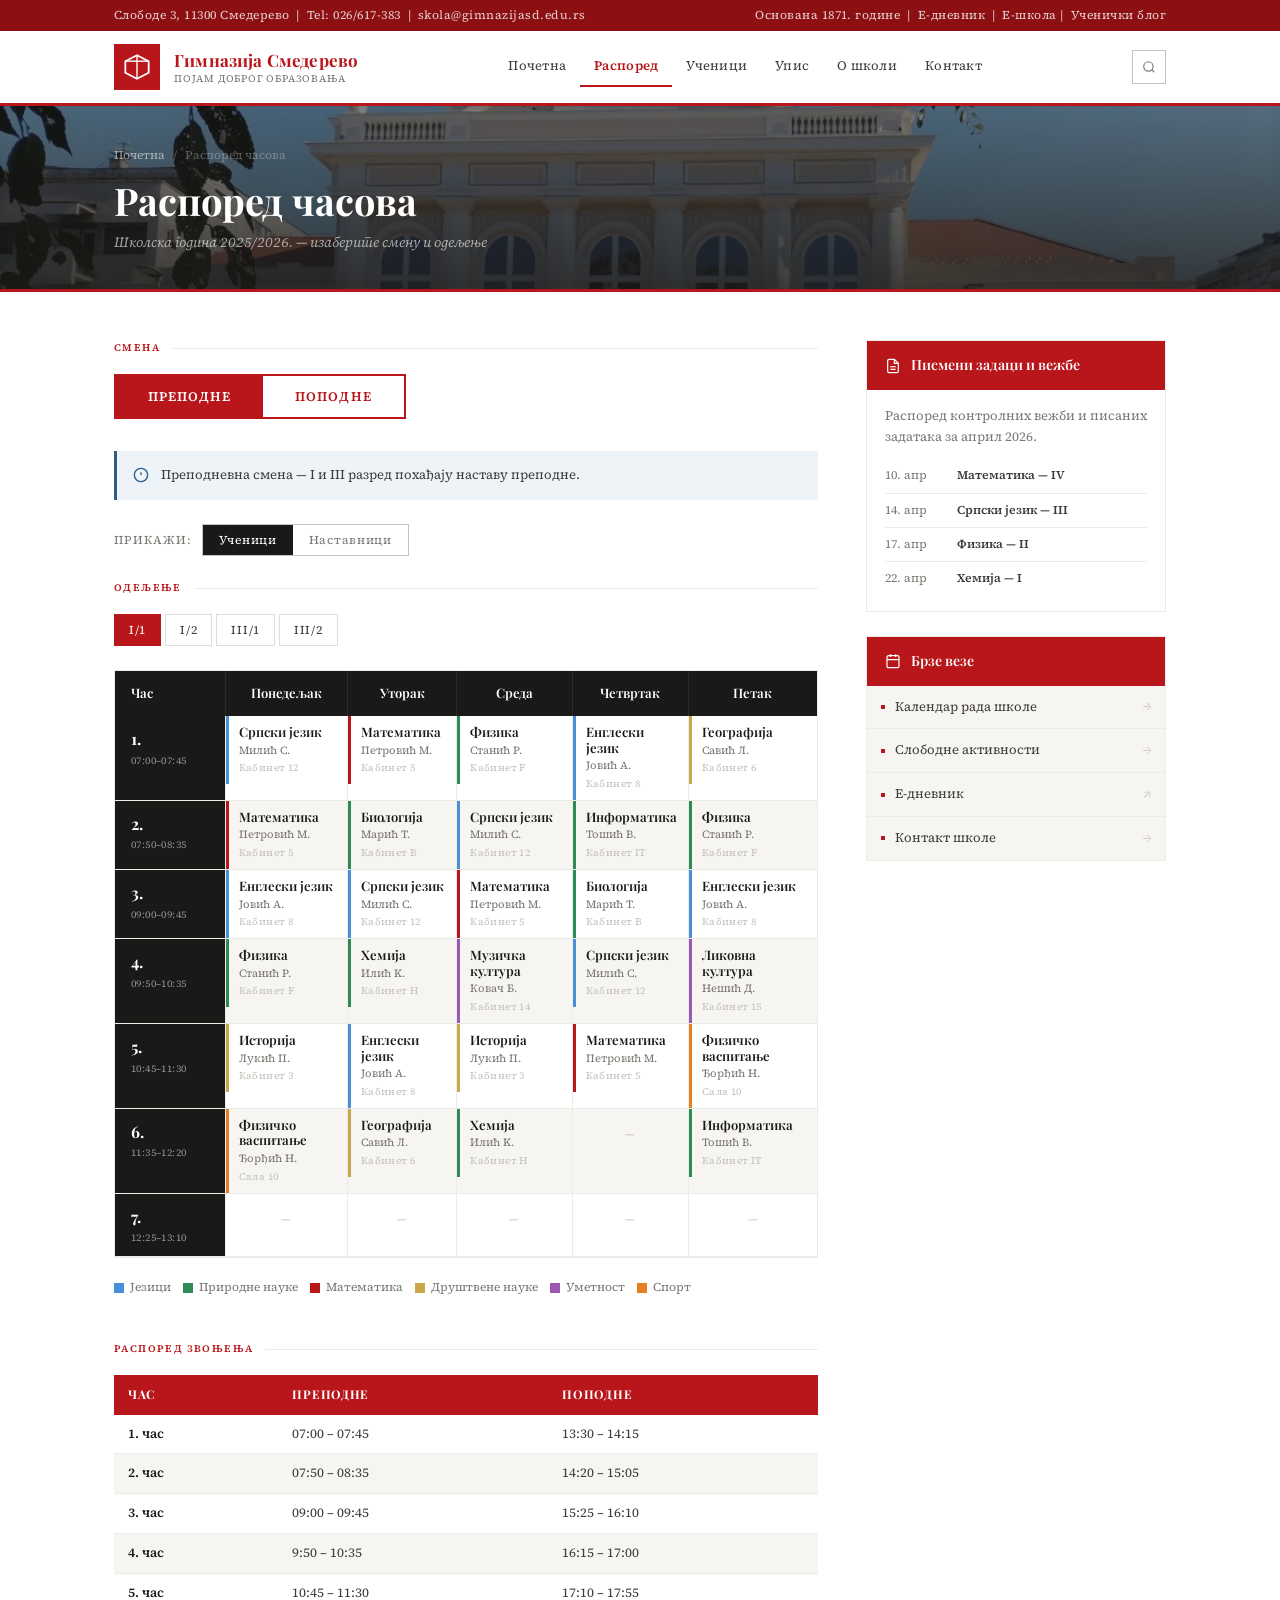
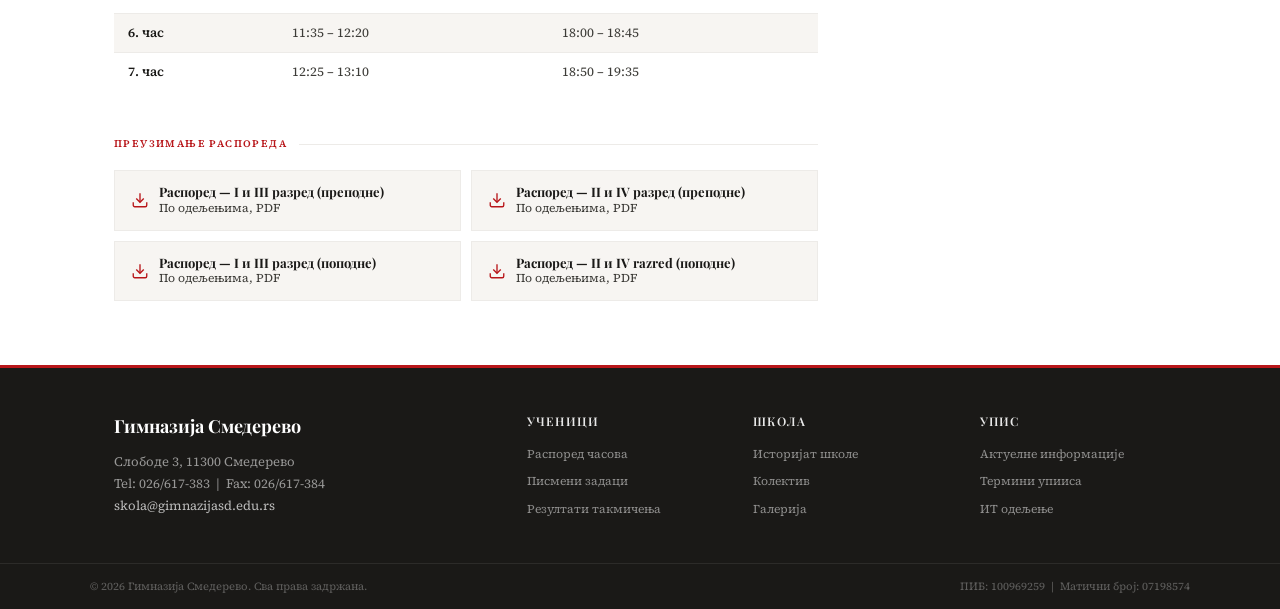
<file: raspored.html>
<!DOCTYPE html>
<html lang="sr">
<head>
  <meta charset="UTF-8">
  <link rel="stylesheet" href="style.css">
  <meta name="viewport" content="width=device-width, initial-scale=1.0">
  <title>Распоред часова</title>
  <link href="https://fonts.googleapis.com/css2?family=Playfair+Display:wght@400;600;700&family=Source+Serif+4:ital,wght@0,300;0,400;0,600;1,400&display=swap" rel="stylesheet">
  <link rel="icon" type="image/jpg" href="favicon.jpg">
</head>
<body>

  <!-- TOP STRIP -->
  <div class="top-strip">
    <div class="top-strip-inner">
      <span>Слободе 3, 11300 Смедерево &nbsp;|&nbsp; Tel: 026/617-383 &nbsp;|&nbsp; <a href="mailto:skola@gimnazijasd.edu.rs">skola@gimnazijasd.edu.rs</a></span>
      <span>Основана 1871. године &nbsp;|&nbsp; <a href="https://www.ednevnik.rs" target="_blank">Е-дневник</a> &nbsp;|&nbsp; <a href="https://www.e-skola.rs" target="_blank">Е-школа</a>&nbsp;|&nbsp; <a href="https://ocimamladih.wixstudio.com/blog" target="_blank">Ученички блог</a></span>
    </div>
  </div>

  <!-- HEADER -->
  <header id="site-header">
    <div class="header-inner">
      <a class="logo" href="index.html">
        <div class="logo-emblem">
          <svg viewBox="0 0 24 24"><polygon points="12,2 2,7 2,17 12,22 22,17 22,7" fill="none" stroke="white" stroke-width="1.5"/><line x1="12" y1="2" x2="12" y2="22" stroke="white" stroke-width="1.2"/><line x1="2" y1="7" x2="22" y2="7" stroke="white" stroke-width="1.2"/></svg>
        </div>
        <div class="logo-text">
          <span class="logo-name">Гимназија Смедерево</span>
          <span class="logo-tagline">Појам доброг образовања</span>
        </div>
      </a>
      <nav id="main-nav">
        <a href="index.html">Почетна</a>
        <a href="raspored.html" class="active">Распоред</a>
        <div class="nav-dropdown"><a href="ucenici.html">Ученици</a><button class="submenu-toggle">▾</button><div class="submenu"><a href="ucenici.html#pismeni">Писмени задаци</a><a href="ucenici.html#takmicenja">Такмичења</a><a href="ucenici.html#fakulteti">Упис на факултете</a><a href="ucenici.html#generacije">Ученици генерације</a><a href="ucenici.html#parlament">Ученички парламент</a><a href="ucenici.html#udzbenici">Списак уџбеника</a><a href="ucenici.html#kriterijumi">Критеријуми</a></div></div>
<div class="nav-dropdown"><a href="upis.html">Упис</a><button class="submenu-toggle">▾</button><div class="submenu"><a href="upis.html#aktuelno">Актуелне информације</a><a href="upis.html#smerovi">Смерови</a><a href="upis.html#rokovi">Термини и рокови</a><a href="upis.html#bodovanje">Бодовање</a><a href="upis.html#dokumenta">Потребна документа</a><a href="upis.html#planovi">Планови наставе</a><a href="upis.html#faq">Честа питања</a></div></div>
<div class="nav-dropdown"><a href="o-skoli.html">О школи</a><button class="submenu-toggle">▾</button><div class="submenu"><a href="o-skoli.html#istorijat">Историјат школе</a><a href="o-skoli.html#kolektiv">Колектив</a><a href="o-skoli.html#dokumenta">Документа</a><a href="o-skoli.html#galerija">Галерија</a><a href="o-skoli.html#kalendar">Календар рада</a></div></div>
        <a href="kontakt.html">Контакт</a>
      </nav>
      <div class="header-right">
        <button class="nav-search" id="search-btn" aria-label="Претрага">
          <svg viewBox="0 0 24 24"><circle cx="11" cy="11" r="8"/><path d="M21 21l-4.35-4.35"/></svg>
        </button>
        <button class="hamburger" id="hamburger" aria-label="Отвори мени" aria-expanded="false">
          <span></span><span></span><span></span>
        </button>
      </div>
    </div>
    <div class="search-bar" id="search-bar">
      <div class="search-bar-inner">
        <svg viewBox="0 0 24 24"><circle cx="11" cy="11" r="8"/><path d="M21 21l-4.35-4.35"/></svg>
        <input type="text" id="search-input" placeholder="Претражите сајт..." autocomplete="off">
        <button id="search-close">✕</button>
      </div>
    </div>
  </header>

  <!-- PAGE HERO -->
  <div class="page-hero">
    <div class="page-hero-inner">
      <div class="breadcrumb">
        <a href="index.html">Почетна</a>
        <span>/</span>
        <span>Распоред часова</span>
      </div>
      <h1 class="page-title">Распоред часова</h1>
      <p class="page-subtitle">Школска година 2025/2026. — изаберите смену и одељење</p>
    </div>
  </div>

  <!-- MAIN -->
  <div class="inner-wrap">
    <main class="inner-main">

      <!-- SMENA SELECTOR -->
      <div class="section-label">Смена</div>
      <div class="shift-selector">
        <button class="shift-btn active" id="btn-pre" onclick="setShift('pre')">Преподне</button>
        <button class="shift-btn" id="btn-pop" onclick="setShift('pop')">Поподне</button>
      </div>

      <!-- INFO NOTE -->
      <div class="info-note" id="shift-note">
        <svg viewBox="0 0 24 24"><circle cx="12" cy="12" r="10"/><line x1="12" y1="8" x2="12" y2="12"/><line x1="12" y1="16" x2="12.01" y2="16"/></svg>
        <span id="shift-note-text">Преподневна смена — I и III разред похађају наставу преподне.</span>
      </div>

      <!-- VIEW TOGGLE: UČENICI / NASTAVNICI -->
      <div class="view-toggle">
        <span>Прикажи:</span>
        <div class="toggle-group">
          <button class="toggle-btn active" id="btn-ucenici" onclick="setView('ucenici')">Ученици</button>
          <button class="toggle-btn" id="btn-nastavnici" onclick="setView('nastavnici')">Наставници</button>
        </div>
      </div>

      <!-- ODELJENJA TABS (shown for ucenici view) -->
      <div id="class-tabs-wrap">
        <div class="section-label">Одељење</div>
        <div class="class-tabs" id="class-tabs"></div>
      </div>

      <!-- TIMETABLE -->
      <div class="timetable-wrap" id="timetable-container"></div>

      <!-- LEGEND -->
      <div class="legend">
        <span class="legend-item"><span class="legend-dot" style="background:#4A90D9"></span> Језици</span>
        <span class="legend-item"><span class="legend-dot" style="background:#2E8B57"></span> Природне науке</span>
        <span class="legend-item"><span class="legend-dot" style="background:var(--red)"></span> Математика</span>
        <span class="legend-item"><span class="legend-dot" style="background:var(--gold)"></span> Друштвене науке</span>
        <span class="legend-item"><span class="legend-dot" style="background:#9B59B6"></span> Уметност</span>
        <span class="legend-item"><span class="legend-dot" style="background:#E67E22"></span> Спорт</span>
      </div>

      <!-- ZVONENJE -->
      <div style="margin-top: 44px;">
        <div class="section-label">Распоред звоњења</div>
        <table class="zvonenje-table">
          <thead>
            <tr>
              <th>Час</th>
              <th>Преподне</th>
              <th>Поподне</th>
            </tr>
          </thead>
          <tbody>
            <tr><td class="period-label">1. час</td><td>07:00 – 07:45</td><td>13:30 – 14:15</td></tr>
            <tr><td class="period-label">2. час</td><td>07:50 – 08:35</td><td>14:20 – 15:05</td></tr>
            <tr><td class="period-label">3. час</td><td>09:00 – 09:45</td><td>15:25 – 16:10</td></tr>
            <tr><td class="period-label">4. час</td><td>9:50 – 10:35</td><td>16:15 – 17:00</td></tr>
            <tr><td class="period-label">5. час</td><td>10:45 – 11:30</td><td>17:10 – 17:55</td></tr>
            <tr><td class="period-label">6. час</td><td>11:35 – 12:20</td><td>18:00 – 18:45</td></tr>
            <tr><td class="period-label">7. час</td><td>12:25 – 13:10</td><td>18:50 – 19:35</td></tr>
          </tbody>
        </table>
      </div>

      <!-- PREUZIMANJE -->
      <div style="margin-top: 44px;">
        <div class="section-label">Преузимање распореда</div>
        <div class="download-grid">
          <a href="#" class="download-btn" onclick="return false;">
            <svg viewBox="0 0 24 24"><path d="M21 15v4a2 2 0 0 1-2 2H5a2 2 0 0 1-2-2v-4"/><polyline points="7 10 12 15 17 10"/><line x1="12" y1="15" x2="12" y2="3"/></svg>
            <div class="download-btn-text"><strong>Распоред — I и III разред (преподне)</strong>По одељењима, PDF</div>
          </a>
          <a href="#" class="download-btn" onclick="return false;">
            <svg viewBox="0 0 24 24"><path d="M21 15v4a2 2 0 0 1-2 2H5a2 2 0 0 1-2-2v-4"/><polyline points="7 10 12 15 17 10"/><line x1="12" y1="15" x2="12" y2="3"/></svg>
            <div class="download-btn-text"><strong>Распоред — II и IV разред (преподне)</strong>По одељењима, PDF</div>
          </a>
          <a href="#" class="download-btn" onclick="return false;">
            <svg viewBox="0 0 24 24"><path d="M21 15v4a2 2 0 0 1-2 2H5a2 2 0 0 1-2-2v-4"/><polyline points="7 10 12 15 17 10"/><line x1="12" y1="15" x2="12" y2="3"/></svg>
            <div class="download-btn-text"><strong>Распоред — I и III разред (поподне)</strong>По одељењима, PDF</div>
          </a>
          <a href="#" class="download-btn" onclick="return false;">
            <svg viewBox="0 0 24 24"><path d="M21 15v4a2 2 0 0 1-2 2H5a2 2 0 0 1-2-2v-4"/><polyline points="7 10 12 15 17 10"/><line x1="12" y1="15" x2="12" y2="3"/></svg>
            <div class="download-btn-text"><strong>Распоред — II и IV razred (поподне)</strong>По одељењима, PDF</div>
          </a>
        </div>
      </div>

    </main>

    <!-- SIDEBAR -->
    <aside class="inner-sidebar">

      <div class="widget">
        <div class="widget-header">
          <svg viewBox="0 0 24 24"><path d="M14 2H6a2 2 0 0 0-2 2v16a2 2 0 0 0 2 2h12a2 2 0 0 0 2-2V8z"/><polyline points="14,2 14,8 20,8"/><line x1="16" y1="13" x2="8" y2="13"/><line x1="16" y1="17" x2="8" y2="17"/></svg>
          <span class="widget-header-title">Писмени задаци и вежбе</span>
        </div>
        <div class="widget-body">
          <p style="font-size:13px; color:var(--gray-500); margin-bottom:12px;">Распоред контролних вежби и писаних задатака за април 2026.</p>
          <table style="width:100%; font-size:12px; border-collapse:collapse;">
            <tr style="border-bottom:1px solid var(--gray-100)">
              <td style="padding:7px 0; color:var(--gray-500)">10. апр</td>
              <td style="padding:7px 0; color:var(--gray-700); font-weight:600;">Математика — IV</td>
            </tr>
            <tr style="border-bottom:1px solid var(--gray-100)">
              <td style="padding:7px 0; color:var(--gray-500)">14. апр</td>
              <td style="padding:7px 0; color:var(--gray-700); font-weight:600;">Српски језик — III</td>
            </tr>
            <tr style="border-bottom:1px solid var(--gray-100)">
              <td style="padding:7px 0; color:var(--gray-500)">17. апр</td>
              <td style="padding:7px 0; color:var(--gray-700); font-weight:600;">Физика — II</td>
            </tr>
            <tr>
              <td style="padding:7px 0; color:var(--gray-500)">22. апр</td>
              <td style="padding:7px 0; color:var(--gray-700); font-weight:600;">Хемија — I</td>
            </tr>
          </table>
        </div>
      </div>

      <div class="widget">
        <div class="widget-header">
          <svg viewBox="0 0 24 24"><rect x="3" y="4" width="18" height="18" rx="2"/><path d="M16 2v4M8 2v4M3 10h18"/></svg>
          <span class="widget-header-title">Брзе везе</span>
        </div>
        <div class="widget-body widget-body--no-pad">
          <a class="qlink" href="ucenici.html">
            <div class="qlink-left"><div class="qlink-dot"></div><span class="qlink-text">Календар рада школе</span></div>
            <span class="qlink-arrow">→</span>
          </a>
          <a class="qlink" href="ucenici.html">
            <div class="qlink-left"><div class="qlink-dot"></div><span class="qlink-text">Слободне активности</span></div>
            <span class="qlink-arrow">→</span>
          </a>
          <a class="qlink" href="https://www.ednevnik.rs" target="_blank">
            <div class="qlink-left"><div class="qlink-dot"></div><span class="qlink-text">Е-дневник</span></div>
            <span class="qlink-arrow">↗</span>
          </a>
          <a class="qlink" href="kontakt.html">
            <div class="qlink-left"><div class="qlink-dot"></div><span class="qlink-text">Контакт школе</span></div>
            <span class="qlink-arrow">→</span>
          </a>
        </div>
      </div>

    </aside>
  </div>

  <!-- FOOTER -->
  <footer>
    <div class="footer-top-border"></div>
    <div class="footer-inner">
      <div class="footer-brand">
        <div class="footer-logo-name">Гимназија Смедерево</div>
        <p>Слободе 3, 11300 Смедерево<br>Tel: 026/617-383 &nbsp;|&nbsp; Fax: 026/617-384<br><a href="mailto:skola@gimnazijasd.edu.rs">skola@gimnazijasd.edu.rs</a></p>
      </div>
      <div class="footer-col">
        <h4>Ученици</h4>
        <a href="raspored.html">Распоред часова</a>
        <a href="ucenici.html">Писмени задаци</a>
        <a href="ucenici.html">Резултати такмичења</a>
      </div>
      <div class="footer-col">
        <h4>Школа</h4>
        <a href="o-skoli.html">Историјат школе</a>
        <a href="o-skoli.html">Колектив</a>
        <a href="o-skoli.html">Галерија</a>
      </div>
      <div class="footer-col">
        <h4>Упис</h4>
        <a href="upis.html">Актуелне информације</a>
        <a href="upis.html">Термини упииса</a>
        <a href="upis.html">ИТ одељење</a>
      </div>
    </div>
    <div class="footer-bottom">
      <div class="footer-bottom-inner">
        <span>© 2026 Гимназија Смедерево. Сва права задржана.</span>
        <span>ПИБ: 100969259 &nbsp;|&nbsp; Матични број: 07198574</span>
      </div>
    </div>
  </footer>
  <script src="script.js"></script>
</body>
</html>
</file>
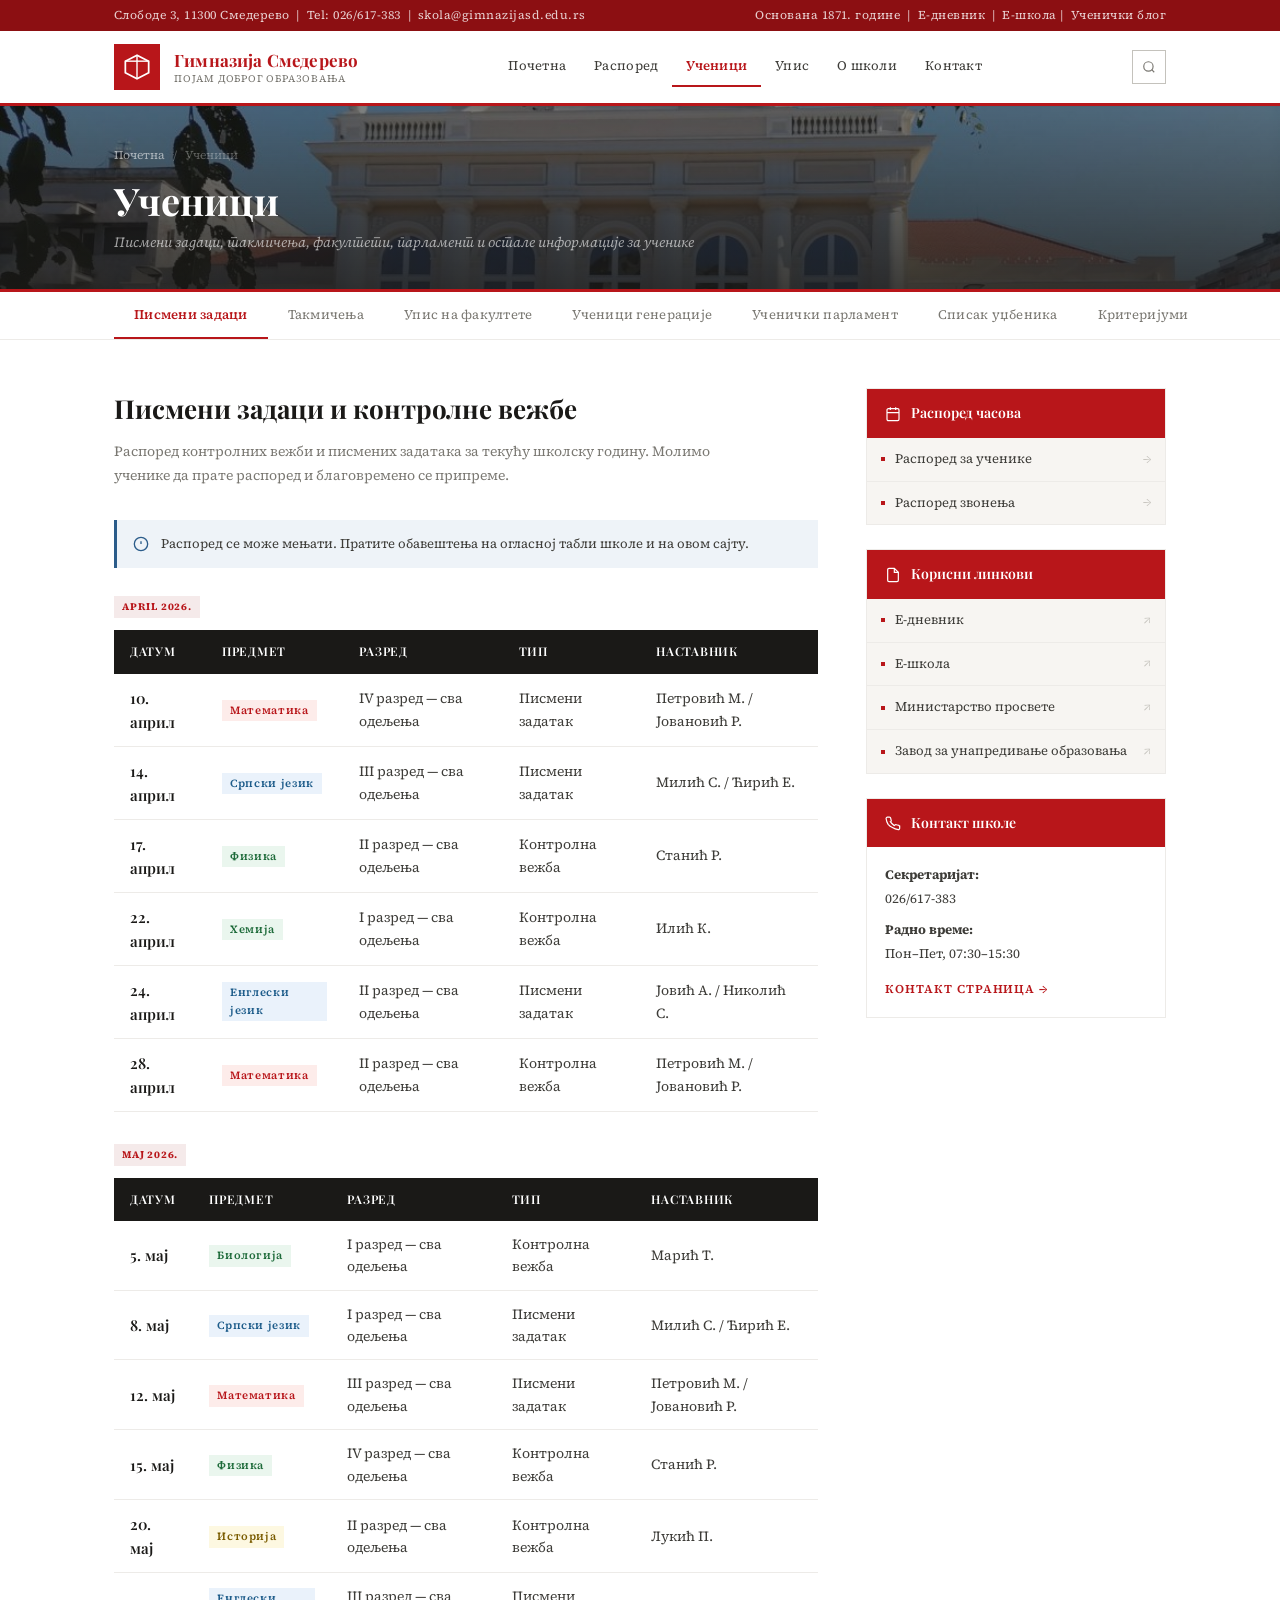
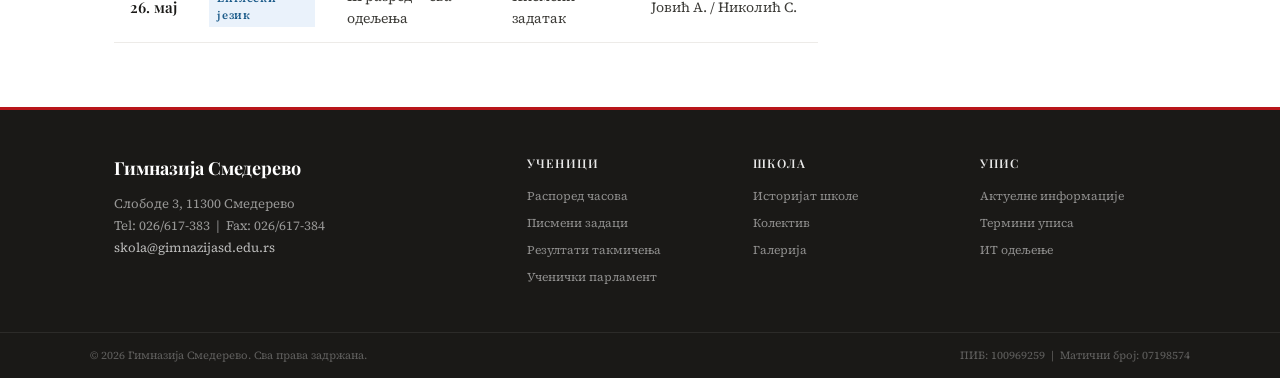
<file: ucenici.html>
<!DOCTYPE html>
<html lang="sr">
<head>
  <meta charset="UTF-8">
  <link rel="stylesheet" href="style.css">
  <meta name="viewport" content="width=device-width, initial-scale=1.0">
  <title>Ученици</title>
  <link href="https://fonts.googleapis.com/css2?family=Playfair+Display:wght@400;600;700&family=Source+Serif+4:ital,wght@0,300;0,400;0,600;1,400&display=swap" rel="stylesheet">
  <link rel="icon" type="image/jpg" href="favicon.jpg">
</head>
<body>

  <!-- TOP STRIP -->
  <div class="top-strip">
    <div class="top-strip-inner">
      <span>Слободе 3, 11300 Смедерево &nbsp;|&nbsp; Tel: 026/617-383 &nbsp;|&nbsp; <a href="mailto:skola@gimnazijasd.edu.rs">skola@gimnazijasd.edu.rs</a></span>
      <span>Основана 1871. године &nbsp;|&nbsp; <a href="https://www.ednevnik.rs" target="_blank">Е-дневник</a> &nbsp;|&nbsp; <a href="https://www.e-skola.rs" target="_blank">Е-школа</a>&nbsp;|&nbsp; <a href="https://ocimamladih.wixstudio.com/blog" target="_blank">Ученички блог</a></span>
    </div>
  </div>

  <!-- HEADER -->
  <header id="site-header">
    <div class="header-inner">
      <a class="logo" href="index.html">
        <div class="logo-emblem">
          <svg viewBox="0 0 24 24"><polygon points="12,2 2,7 2,17 12,22 22,17 22,7" fill="none" stroke="white" stroke-width="1.5"/><line x1="12" y1="2" x2="12" y2="22" stroke="white" stroke-width="1.2"/><line x1="2" y1="7" x2="22" y2="7" stroke="white" stroke-width="1.2"/></svg>
        </div>
        <div class="logo-text">
          <span class="logo-name">Гимназија Смедерево</span>
          <span class="logo-tagline">Појам доброг образовања</span>
        </div>
      </a>
      <nav id="main-nav">
        <a href="index.html">Почетна</a>
        <a href="raspored.html">Распоред</a>
        <div class="nav-dropdown"><a href="ucenici.html">Ученици</a><button class="submenu-toggle">▾</button><div class="submenu"><a href="ucenici.html#pismeni">Писмени задаци</a><a href="ucenici.html#takmicenja">Такмичења</a><a href="ucenici.html#fakulteti">Упис на факултете</a><a href="ucenici.html#generacije">Ученици генерације</a><a href="ucenici.html#parlament">Ученички парламент</a><a href="ucenici.html#udzbenici">Списак уџбеника</a><a href="ucenici.html#kriterijumi">Критеријуми</a></div></div>
<div class="nav-dropdown"><a href="upis.html">Упис</a><button class="submenu-toggle">▾</button><div class="submenu"><a href="upis.html#aktuelno">Актуелне информације</a><a href="upis.html#smerovi">Смерови</a><a href="upis.html#rokovi">Термини и рокови</a><a href="upis.html#bodovanje">Бодовање</a><a href="upis.html#dokumenta">Потребна документа</a><a href="upis.html#planovi">Планови наставе</a><a href="upis.html#faq">Честа питања</a></div></div>
<div class="nav-dropdown"><a href="o-skoli.html">О школи</a><button class="submenu-toggle">▾</button><div class="submenu"><a href="o-skoli.html#istorijat">Историјат школе</a><a href="o-skoli.html#kolektiv">Колектив</a><a href="o-skoli.html#dokumenta">Документа</a><a href="o-skoli.html#galerija">Галерија</a><a href="o-skoli.html#kalendar">Календар рада</a></div></div>
        <a href="kontakt.html">Контакт</a>
      </nav>
      <div class="header-right">
        <button class="nav-search" id="search-btn" aria-label="Претрага">
          <svg viewBox="0 0 24 24"><circle cx="11" cy="11" r="8"/><path d="M21 21l-4.35-4.35"/></svg>
        </button>
        <button class="hamburger" id="hamburger" aria-label="Отвори мени" aria-expanded="false">
          <span></span><span></span><span></span>
        </button>
      </div>
    </div>
    <div class="search-bar" id="search-bar">
      <div class="search-bar-inner">
        <svg viewBox="0 0 24 24"><circle cx="11" cy="11" r="8"/><path d="M21 21l-4.35-4.35"/></svg>
        <input type="text" id="search-input" placeholder="Претражите сајт..." autocomplete="off">
        <button id="search-close">✕</button>
      </div>
    </div>
  </header>

  <!-- PAGE HERO -->
  <div class="page-hero">
    <div class="page-hero-inner">
      <div class="breadcrumb">
        <a href="index.html">Почетна</a><span>/</span><span>Ученици</span>
      </div>
      <h1 class="page-title">Ученици</h1>
      <p class="page-subtitle">Писмени задаци, такмичења, факултети, парламент и остале информације за ученике</p>
    </div>
  </div>

  <!-- SECTION NAV -->
  <div class="section-nav">
    <div class="section-nav-inner">
      <button class="sec-tab active" data-section="pisani">Писмени задаци</button>
      <button class="sec-tab" data-section="takmicenja">Такмичења</button>
      <button class="sec-tab" data-section="fakulteti">Упис на факултете</button>
      <button class="sec-tab" data-section="generacije">Ученици генерације</button>
      <button class="sec-tab" data-section="parlament">Ученички парламент</button>
      <button class="sec-tab" data-section="udzbenici">Списак уџбеника</button>
      <button class="sec-tab" data-section="kriterijumi">Критеријуми</button>
    </div>
  </div>

  <!-- MAIN CONTENT -->
  <div class="inner-wrap">
    <main class="inner-main">

      <!-- ══ PISANI ZADACI ══ -->
      <section class="content-section active" id="sec-pisani">
        <div class="section-intro">
          <h2>Писмени задаци и контролне вежбе</h2>
          <p>Распоред контролних вежби и писмених задатака за текућу школску годину. Молимо ученике да прате распоред и благовремено се припреме.</p>
        </div>

        <div class="info-note">
          <svg viewBox="0 0 24 24"><circle cx="12" cy="12" r="10"/><line x1="12" y1="8" x2="12" y2="12"/><line x1="12" y1="16" x2="12.01" y2="16"/></svg>
          <span>Распоред се може мењати. Пратите обавештења на огласној табли школе и на овом сајту.</span>
        </div>

        <span class="month-badge">April 2026.</span>
        <table class="pisani-table" style="margin-bottom:28px">
          <thead>
            <tr>
              <th>Датум</th><th>Предмет</th><th>Разред</th><th>Тип</th><th>Наставник</th>
            </tr>
          </thead>
          <tbody>
            <tr><td>10. април</td><td><span class="subject-tag math">Математика</span></td><td>IV разред — сва одељења</td><td>Писмени задатак</td><td>Петровић М. / Јовановић Р.</td></tr>
            <tr><td>14. април</td><td><span class="subject-tag lang">Српски језик</span></td><td>III разред — сва одељења</td><td>Писмени задатак</td><td>Милић С. / Ћирић Е.</td></tr>
            <tr><td>17. април</td><td><span class="subject-tag sci">Физика</span></td><td>II разред — сва одељења</td><td>Контролна вежба</td><td>Станић Р.</td></tr>
            <tr><td>22. април</td><td><span class="subject-tag sci">Хемија</span></td><td>I разред — сва одељења</td><td>Контролна вежба</td><td>Илић К.</td></tr>
            <tr><td>24. април</td><td><span class="subject-tag lang">Енглески језик</span></td><td>II разред — сва одељења</td><td>Писмени задатак</td><td>Јовић А. / Николић С.</td></tr>
            <tr><td>28. април</td><td><span class="subject-tag math">Математика</span></td><td>II разред — сва одељења</td><td>Контролна вежба</td><td>Петровић М. / Јовановић Р.</td></tr>
          </tbody>
        </table>

        <span class="month-badge">Maj 2026.</span>
        <table class="pisani-table">
          <thead>
            <tr>
              <th>Датум</th><th>Предмет</th><th>Разред</th><th>Тип</th><th>Наставник</th>
            </tr>
          </thead>
          <tbody>
            <tr><td>5. мај</td><td><span class="subject-tag sci">Биологија</span></td><td>I разред — сва одељења</td><td>Контролна вежба</td><td>Марић Т.</td></tr>
            <tr><td>8. мај</td><td><span class="subject-tag lang">Српски језик</span></td><td>I разред — сва одељења</td><td>Писмени задатак</td><td>Милић С. / Ћирић Е.</td></tr>
            <tr><td>12. мај</td><td><span class="subject-tag math">Математика</span></td><td>III разред — сва одељења</td><td>Писмени задатак</td><td>Петровић М. / Јовановић Р.</td></tr>
            <tr><td>15. мај</td><td><span class="subject-tag sci">Физика</span></td><td>IV разред — сва одељења</td><td>Контролна вежба</td><td>Станић Р.</td></tr>
            <tr><td>20. мај</td><td><span class="subject-tag soc">Историја</span></td><td>II разред — сва одељења</td><td>Контролна вежба</td><td>Лукић П.</td></tr>
            <tr><td>26. мај</td><td><span class="subject-tag lang">Енглески језик</span></td><td>III разред — сва одељења</td><td>Писмени задатак</td><td>Јовић А. / Николић С.</td></tr>
          </tbody>
        </table>
      </section>

      <!-- ══ TAKMIČENJA ══ -->
      <section class="content-section" id="sec-takmicenja">
        <div class="section-intro">
          <h2>Резултати такмичења 2025/2026.</h2>
          <p>Преглед резултата ученика Гимназије Смедерево на школским, окружним и републичким такмичењима у текућој школској години.</p>
        </div>
        <div class="section-label">Републичка такмичења</div>
        <div class="takm-grid" style="margin-bottom:24px">
          <div class="takm-card">
            <div class="takm-place gold">I</div>
            <div class="takm-subject">Математика</div>
            <div class="takm-info">Ана Јовановић, IV/1</div>
            <div class="takm-info">Категорија: старији узраст</div>
            <span class="takm-level republican">Републичко</span>
          </div>
          <div class="takm-card">
            <div class="takm-place silver">II</div>
            <div class="takm-subject">Српски језик и књижевност</div>
            <div class="takm-info">Марко Николић, III/2</div>
            <div class="takm-info">Категорија: средњи узраст</div>
            <span class="takm-level republican">Републичко</span>
          </div>
          <div class="takm-card">
            <div class="takm-place silver">II</div>
            <div class="takm-subject">Хемија</div>
            <div class="takm-info">Јована Стефановић, IV-b</div>
            <div class="takm-info">Категорија: старији узраст</div>
            <span class="takm-level republican">Републичко</span>
          </div>
          <div class="takm-card">
            <div class="takm-place bronze">III</div>
            <div class="takm-subject">Физика</div>
            <div class="takm-info">Стефан Ђорђевић, III/1</div>
            <div class="takm-info">Категорија: средњи узраст</div>
            <span class="takm-level republican">Републичко</span>
          </div>
        </div>

        <div class="section-label">Окружна такмичења</div>
        <div class="takm-grid">
          <div class="takm-card">
            <div class="takm-place gold">I</div>
            <div class="takm-subject">Енглески језик</div>
            <div class="takm-info">Тијана Илић, II/1</div>
            <span class="takm-level okruzno">Окружно</span>
          </div>
          <div class="takm-card">
            <div class="takm-place gold">I</div>
            <div class="takm-subject">Биологија</div>
            <div class="takm-info">Никола Петровић, III/1</div>
            <span class="takm-level okruzno">Окружно</span>
          </div>
          <div class="takm-card">
            <div class="takm-place silver">II</div>
            <div class="takm-subject">Информатика</div>
            <div class="takm-info">Алекса Марковић, II/2</div>
            <span class="takm-level okruzno">Окружно</span>
          </div>
          <div class="takm-card">
            <div class="takm-place bronze">III</div>
            <div class="takm-subject">Географија</div>
            <div class="takm-info">Милица Савић, I/2</div>
            <span class="takm-level okruzno">Окружно</span>
          </div>
        </div>
      </section>

      <!-- ══ UPIS NA FAKULTETE ══ -->
      <section class="content-section" id="sec-fakulteti">
        <div class="section-intro">
          <h2>Упис на факултете</h2>
          <p>Преглед факултета на које су уписани матуранти Гимназије Смедерево у претходним генерацијама.</p>
        </div>

        <div class="section-label">Генерација 2024/2025.</div>
        <div class="fak-list" style="margin-bottom:28px">
          <div class="fak-item">
            <div><div class="fak-name">Електротехнички факултет Београд</div><div class="fak-faculty">Универзитет у Београду</div></div>
            <span class="fak-badge">8 ученика</span>
          </div>
          <div class="fak-item">
            <div><div class="fak-name">Математички факултет Београд</div><div class="fak-faculty">Универзитет у Београду</div></div>
            <span class="fak-badge">5 ученика</span>
          </div>
          <div class="fak-item">
            <div><div class="fak-name">Медицински факултет Београд</div><div class="fak-faculty">Универзитет у Београду</div></div>
            <span class="fak-badge">4 ученика</span>
          </div>
          <div class="fak-item">
            <div><div class="fak-name">Правни факултет Београд</div><div class="fak-faculty">Универзитет у Београду</div></div>
            <span class="fak-badge">6 ученика</span>
          </div>
          <div class="fak-item">
            <div><div class="fak-name">Факултет организационих наука</div><div class="fak-faculty">Универзитет у Београду</div></div>
            <span class="fak-badge">3 ученика</span>
          </div>
          <div class="fak-item">
            <div><div class="fak-name">Филолошки факултет Београд</div><div class="fak-faculty">Универзитет у Београду</div></div>
            <span class="fak-badge">4 ученика</span>
          </div>
          <div class="fak-item">
            <div><div class="fak-name">Факултет техничких наука Нови Сад</div><div class="fak-faculty">Универзитет у Новом Саду</div></div>
            <span class="fak-badge">3 ученика</span>
          </div>
        </div>

        <div class="section-label">Генерација 2023/2024.</div>
        <div class="fak-list">
          <div class="fak-item">
            <div><div class="fak-name">Електротехнички факултет Београд</div><div class="fak-faculty">Универзитет у Београду</div></div>
            <span class="fak-badge">10 ученика</span>
          </div>
          <div class="fak-item">
            <div><div class="fak-name">Медицински факултет Београд</div><div class="fak-faculty">Универзитет у Београду</div></div>
            <span class="fak-badge">6 ученика</span>
          </div>
          <div class="fak-item">
            <div><div class="fak-name">Економски факултет Београд</div><div class="fak-faculty">Универзитет у Београду</div></div>
            <span class="fak-badge">5 ученика</span>
          </div>
        </div>
      </section>

      <!-- ══ UČENICI GENERACIJE ══ -->
      <section class="content-section" id="sec-generacije">
        <div class="section-intro">
          <h2>Ученици генерације</h2>
          <p>Ученици који су постигли највећи успех током школовања у Гимназији Смедерево.</p>
        </div>

        <div class="gen-card">
          <div class="gen-year-box"><span class="gen-year">2025</span><span class="gen-year-sub">Генерација</span></div>
          <div class="gen-names">
            <h3>Ана Јовановић</h3>
            <p>Одељење IV/1 &nbsp;·&nbsp; Просечна оцена: 5,00 &nbsp;·&nbsp; Добитница Вукове дипломе сва четири разреда. Освајач прве награде на републичком такмичењу из математике. Уписала Математички факултет у Београду.</p>
          </div>
        </div>

        <div class="gen-card">
          <div class="gen-year-box"><span class="gen-year">2024</span><span class="gen-year-sub">Генерација</span></div>
          <div class="gen-names">
            <h3>Петар Ђорђевић</h3>
            <p>Одељење IV/2 &nbsp;·&nbsp; Просечна оцена: 5,00 &nbsp;·&nbsp; Вуковац током целог школовања. Освајач сребрне медаље на републичком такмичењу из физике. Уписао Електротехнички факултет у Београду.</p>
          </div>
        </div>

        <div class="gen-card">
          <div class="gen-year-box"><span class="gen-year">2023</span><span class="gen-year-sub">Генерација</span></div>
          <div class="gen-names">
            <h3>Јелена Марковић</h3>
            <p>Одељење IV/1 &nbsp;·&nbsp; Просечна оцена: 5,00 &nbsp;·&nbsp; Добитница бројних награда на такмичењима из српског језика и хемије. Уписала Медицински факултет у Београду.</p>
          </div>
        </div>

        <div class="gen-card">
          <div class="gen-year-box"><span class="gen-year">2022</span><span class="gen-year-sub">Генерација</span></div>
          <div class="gen-names">
            <h3>Никола Стефановић</h3>
            <p>Одељење IV/1 &nbsp;·&nbsp; Просечна оцена: 5,00 &nbsp;·&nbsp; Вишеструки победник окружних и републичких такмичења из информатике и математике. Уписао Електротехнички факултет у Београду.</p>
          </div>
        </div>
      </section>

      <!-- ══ UČENIČKI PARLAMENT ══ -->
      <section class="content-section" id="sec-parlament">
        <div class="section-intro">
          <h2>Ученички парламент</h2>
          <p>Ученички парламент Гимназије Смедерево за школску годину 2025/2026. Парламент заступа интересе свих ученика школе и сарађује са руководством школе.</p>
        </div>

        <div class="section-label">Председништво парламента</div>
        <div class="parlament-grid" style="margin-bottom:28px">
          <div class="parl-card">
            <div class="parl-avatar"><svg viewBox="0 0 24 24"><path d="M20 21v-2a4 4 0 0 0-4-4H8a4 4 0 0 0-4 4v2"/><circle cx="12" cy="7" r="4"/></svg></div>
            <div class="parl-name">Милица Петровић</div>
            <div class="parl-role">Председница парламента</div>
            <div class="parl-class">III/1</div>
          </div>
          <div class="parl-card">
            <div class="parl-avatar"><svg viewBox="0 0 24 24"><path d="M20 21v-2a4 4 0 0 0-4-4H8a4 4 0 0 0-4 4v2"/><circle cx="12" cy="7" r="4"/></svg></div>
            <div class="parl-name">Јован Николић</div>
            <div class="parl-role">Потпредседник</div>
            <div class="parl-class">III/2</div>
          </div>
          <div class="parl-card">
            <div class="parl-avatar"><svg viewBox="0 0 24 24"><path d="M20 21v-2a4 4 0 0 0-4-4H8a4 4 0 0 0-4 4v2"/><circle cx="12" cy="7" r="4"/></svg></div>
            <div class="parl-name">Софија Илић</div>
            <div class="parl-role">Секретар</div>
            <div class="parl-class">II/1</div>
          </div>
        </div>

        <div class="section-label">Представници одељења</div>
        <div class="parlament-grid">
          <div class="parl-card">
            <div class="parl-avatar" style="background:var(--gray-700)"><svg viewBox="0 0 24 24"><path d="M20 21v-2a4 4 0 0 0-4-4H8a4 4 0 0 0-4 4v2"/><circle cx="12" cy="7" r="4"/></svg></div>
            <div class="parl-name">Ана Ђорђевић</div>
            <div class="parl-role">Представник</div>
            <div class="parl-class">I/1</div>
          </div>
          <div class="parl-card">
            <div class="parl-avatar" style="background:var(--gray-700)"><svg viewBox="0 0 24 24"><path d="M20 21v-2a4 4 0 0 0-4-4H8a4 4 0 0 0-4 4v2"/><circle cx="12" cy="7" r="4"/></svg></div>
            <div class="parl-name">Марко Савић</div>
            <div class="parl-role">Представник</div>
            <div class="parl-class">I/2</div>
          </div>
          <div class="parl-card">
            <div class="parl-avatar" style="background:var(--gray-700)"><svg viewBox="0 0 24 24"><path d="M20 21v-2a4 4 0 0 0-4-4H8a4 4 0 0 0-4 4v2"/><circle cx="12" cy="7" r="4"/></svg></div>
            <div class="parl-name">Јована Марић</div>
            <div class="parl-role">Представник</div>
            <div class="parl-class">II/2</div>
          </div>
          <div class="parl-card">
            <div class="parl-avatar" style="background:var(--gray-700)"><svg viewBox="0 0 24 24"><path d="M20 21v-2a4 4 0 0 0-4-4H8a4 4 0 0 0-4 4v2"/><circle cx="12" cy="7" r="4"/></svg></div>
            <div class="parl-name">Лука Станић</div>
            <div class="parl-role">Представник</div>
            <div class="parl-class">IV/1</div>
          </div>
          <div class="parl-card">
            <div class="parl-avatar" style="background:var(--gray-700)"><svg viewBox="0 0 24 24"><path d="M20 21v-2a4 4 0 0 0-4-4H8a4 4 0 0 0-4 4v2"/><circle cx="12" cy="7" r="4"/></svg></div>
            <div class="parl-name">Катарина Јовић</div>
            <div class="parl-role">Представник</div>
            <div class="parl-class">IV/2</div>
          </div>
          <div class="parl-card">
            <div class="parl-avatar" style="background:var(--gray-700)"><svg viewBox="0 0 24 24"><path d="M20 21v-2a4 4 0 0 0-4-4H8a4 4 0 0 0-4 4v2"/><circle cx="12" cy="7" r="4"/></svg></div>
            <div class="parl-name">Филип Лукић</div>
            <div class="parl-role">Представник</div>
            <div class="parl-class">III/1</div>
          </div>
        </div>
      </section>

      <!-- ══ UDŽBENICI ══ -->
      <section class="content-section" id="sec-udzbenici">
        <div class="section-intro">
          <h2>Списак уџбеника</h2>
          <p>Препоручени уџбеници и приручници за школску годину 2025/2026. Изаберите разред.</p>
        </div>

        <div class="udzbenici-filter">
          <button class="udz-filter-btn active" data-razred="1">I разред</button>
          <button class="udz-filter-btn" data-razred="2">II разред</button>
          <button class="udz-filter-btn" data-razred="3">III разред</button>
          <button class="udz-filter-btn" data-razred="4">IV разред</button>
        </div>

        <div id="udzbenici-content"></div>
      </section>

      <!-- ══ KRITERIJUMI ══ -->
      <section class="content-section" id="sec-kriterijumi">
        <div class="section-intro">
          <h2>Критреијум оцењивања</h2>
          <p>Општи критеријуми оцењивања знања и вештина ученика у Гимназији Смедерево, у складу са Правилником о оцењивању ученика у средњем образовању.</p>
        </div>

        <div class="info-note">
          <svg viewBox="0 0 24 24"><circle cx="12" cy="12" r="10"/><line x1="12" y1="8" x2="12" y2="12"/><line x1="12" y1="16" x2="12.01" y2="16"/></svg>
          <span>Критеријуми су усклађени са Правилником о оцењивању ученика у средњем образовању и васпитању (Сл. гласник РС, бр. 82/2019).</span>
        </div>

        <div class="section-label">Општи критеријуми</div>

        <div class="krit-subject">
          <div class="krit-header" onclick="toggleKrit(this)">
            <div class="krit-header-left">
              <span class="subject-tag math">Математика</span>
              <span class="krit-subject-name">Математика</span>
            </div>
            <span class="krit-chevron">▼</span>
          </div>
          <div class="krit-body">
            <p>Оцењивање се врши на основу усмених одговора, писаних задатака и контролних вежби. Писмена провера знања се спроводи према распореду који се објављује на сајту.</p>
            <table>
              <tr><th>Оцена</th><th>Опис</th><th>% тачних одговора</th></tr>
              <tr><td class="grade-5">5 — Одличан</td><td>Потпуно влада градивом, примењује у новим ситуацијама</td><td>90–100%</td></tr>
              <tr><td class="grade-4">4 — Врлодобар</td><td>Потпуно влада градивом, примењује у новим ситуацијама</td><td>75–89%</td></tr>
              <tr><td class="grade-3">3 — Добар</td><td>Делимично влада градивом, примењује уз помоћ</td><td>55–74%</td></tr>
              <tr><td class="grade-2">2 — Довољан</td><td>Минимално влада градивом, честе greške</td><td>40–54%</td></tr>
              <tr><td class="grade-1">1 — Недовољан</td><td>Не влада градивом</td><td>0–39%</td></tr>
            </table>
          </div>
        </div>

        <div class="krit-subject">
          <div class="krit-header" onclick="toggleKrit(this)">
            <div class="krit-header-left">
              <span class="subject-tag lang">Српски</span>
              <span class="krit-subject-name">Српски језик и књижевност</span>
            </div>
            <span class="krit-chevron">▼</span>
          </div>
          <div class="krit-body">
            <p>Оцењивање обухвата: усмени одговори (30%), писани задаци (40%), читање и разумевање текста (15%), активност на чasu (15%). Током школске године пишу се два писмена задатка.</p>
            <table>
              <tr><th>Оцена</th><th>Писмени задатак</th><th>Усмена одговор</th></tr>
              <tr><td class="grade-5">5 — Одличан</td><td>18–20 поена</td><td>Тачан, исцрпан, без помоћи</td></tr>
              <tr><td class="grade-4">4 — Врлодобар</td><td>14–17 поена</td><td>Тачан уз мале одударanja</td></tr>
              <tr><td class="grade-3">3 — Добар</td><td>10–13 поена</td><td>Делимично тачан, уз навођење</td></tr>
              <tr><td class="grade-2">2 — Довољан</td><td>6–9 поена</td><td>Минималан одговор</td></tr>
              <tr><td class="grade-1">1 — Недовољан</td><td>0–5 поена</td><td>Не одговара на питање</td></tr>
            </table>
          </div>
        </div>

        <div class="krit-subject">
          <div class="krit-header" onclick="toggleKrit(this)">
            <div class="krit-header-left">
              <span class="subject-tag lang">Енглески</span>
              <span class="krit-subject-name">Енглески језик</span>
            </div>
            <span class="krit-chevron">▼</span>
          </div>
          <div class="krit-body">
            <p>Оцењивање се заснива на четири језичке вештине: читање, слушање, писање и говor. Свака вештина носи 25% укупне оцене. Провера знања се врши усмено и писано.</p>
          </div>
        </div>

        <div class="krit-subject">
          <div class="krit-header" onclick="toggleKrit(this)">
            <div class="krit-header-left">
              <span class="subject-tag sci">Физика</span>
              <span class="krit-subject-name">Физика</span>
            </div>
            <span class="krit-chevron">▼</span>
          </div>
          <div class="krit-body">
            <p>Оцењивање обухвата теоријско знанје (50%) и решавање задатака (50%). Лабораторијске вежбе оцењују се посебно и улазе у закључну оцену. Посебно се вреднује разумевање физичких појава и примена формула.</p>
          </div>
        </div>

        <div class="krit-subject">
          <div class="krit-header" onclick="toggleKrit(this)">
            <div class="krit-header-left">
              <span class="subject-tag sci">Хемија</span>
              <span class="krit-subject-name">Хемија</span>
            </div>
            <span class="krit-chevron">▼</span>
          </div>
          <div class="krit-body">
            <p>Провера знања обухвата: теоријско градиво, хемијске једначине, рачунске задатке и лабораторијски рад. Лабораторијско оцењивање се врши једном у полугодишту.</p>
          </div>
        </div>

        <div class="krit-subject">
          <div class="krit-header" onclick="toggleKrit(this)">
            <div class="krit-header-left">
              <span class="subject-tag soc">Историја</span>
              <span class="krit-subject-name">Историја</span>
            </div>
            <span class="krit-chevron">▼</span>
          </div>
          <div class="krit-body">
            <p>Оцена се формира на основу усменог одговора (60%), писане провере (30%) и активности на чasu (10%). Посебно се вреднује способност анализе историјских извора и сагледавања узроčно-последичних веза.</p>
          </div>
        </div>

      </section>

    </main>

    <!-- SIDEBAR -->
    <aside class="inner-sidebar">
      <div class="widget">
        <div class="widget-header">
          <svg viewBox="0 0 24 24"><rect x="3" y="4" width="18" height="18" rx="2"/><path d="M16 2v4M8 2v4M3 10h18"/></svg>
          <span class="widget-header-title">Распоред часова</span>
        </div>
        <div class="widget-body widget-body--no-pad">
          <a class="qlink" href="raspored.html"><div class="qlink-left"><div class="qlink-dot"></div><span class="qlink-text">Распоред за ученике</span></div><span class="qlink-arrow">→</span></a>
          <a class="qlink" href="raspored.html"><div class="qlink-left"><div class="qlink-dot"></div><span class="qlink-text">Распоред звонења</span></div><span class="qlink-arrow">→</span></a>
        </div>
      </div>

      <div class="widget">
        <div class="widget-header">
          <svg viewBox="0 0 24 24"><path d="M14 2H6a2 2 0 0 0-2 2v16a2 2 0 0 0 2 2h12a2 2 0 0 0 2-2V8z"/><polyline points="14,2 14,8 20,8"/></svg>
          <span class="widget-header-title">Корисни линкови</span>
        </div>
        <div class="widget-body widget-body--no-pad">
          <a class="qlink" href="https://www.ednevnik.rs" target="_blank"><div class="qlink-left"><div class="qlink-dot"></div><span class="qlink-text">Е-дневник</span></div><span class="qlink-arrow">↗</span></a>
          <a class="qlink" href="https://www.e-skola.rs" target="_blank"><div class="qlink-left"><div class="qlink-dot"></div><span class="qlink-text">Е-школа</span></div><span class="qlink-arrow">↗</span></a>
          <a class="qlink" href="https://www.mpn.gov.rs" target="_blank"><div class="qlink-left"><div class="qlink-dot"></div><span class="qlink-text">Министарство просвете</span></div><span class="qlink-arrow">↗</span></a>
          <a class="qlink" href="https://www.zuov.gov.rs" target="_blank"><div class="qlink-left"><div class="qlink-dot"></div><span class="qlink-text">Завод за унапредивање образовања</span></div><span class="qlink-arrow">↗</span></a>
        </div>
      </div>

      <div class="widget">
        <div class="widget-header">
          <svg viewBox="0 0 24 24"><path d="M22 16.92v3a2 2 0 0 1-2.18 2 19.79 19.79 0 0 1-8.63-3.07A19.5 19.5 0 0 1 4.69 14a19.79 19.79 0 0 1-3.07-8.67A2 2 0 0 1 3.6 3.24h3a2 2 0 0 1 2 1.72 12.84 12.84 0 0 0 .7 2.81 2 2 0 0 1-.45 2.11L8.09 10a16 16 0 0 0 5.91 5.91l.83-.83a2 2 0 0 1 2.11-.45 12.84 12.84 0 0 0 2.81.7A2 2 0 0 1 21.73 17z"/></svg>
          <span class="widget-header-title">Контакт шкoлe</span>
        </div>
        <div class="widget-body" style="font-size:13px; color:var(--gray-700); line-height:1.8;">
          <p><strong>Секретаријат:</strong><br>026/617-383</p>
          <p style="margin-top:8px"><strong>Радно време:</strong><br>Пон–Пет, 07:30–15:30</p>
          <a href="kontakt.html" class="link-arrow" style="display:inline-flex; margin-top:14px">Контакт страница →</a>
        </div>
      </div>
    </aside>
  </div>

  <!-- FOOTER -->
  <footer>
    <div class="footer-top-border"></div>
    <div class="footer-inner">
      <div class="footer-brand">
        <div class="footer-logo-name">Гимназија Смедерево</div>
        <p>Слободе 3, 11300 Смедерево<br>Tel: 026/617-383 &nbsp;|&nbsp; Fax: 026/617-384<br><a href="mailto:skola@gimnazijasd.edu.rs">skola@gimnazijasd.edu.rs</a></p>
      </div>
      <div class="footer-col"><h4>Ученици</h4><a href="raspored.html">Распоред часова</a><a href="ucenici.html">Писмени задаци</a><a href="ucenici.html">Резултати такмичења</a><a href="ucenici.html">Ученички парламент</a></div>
      <div class="footer-col"><h4>Школа</h4><a href="o-skoli.html">Историјат школе</a><a href="o-skoli.html">Колектив</a><a href="o-skoli.html">Галерија</a></div>
      <div class="footer-col"><h4>Упис</h4><a href="upis.html">Актуелне информације</a><a href="upis.html">Термини уписа</a><a href="upis.html">ИТ одељење</a></div>
    </div>
    <div class="footer-bottom">
      <div class="footer-bottom-inner">
        <span>© 2026 Гимназија Смедерево. Сва права задржана.</span>
        <span>ПИБ: 100969259 &nbsp;|&nbsp; Матични број: 07198574</span>
      </div>
    </div>
  </footer>
  <script src="script.js"></script>
</body>
</html>
</file>
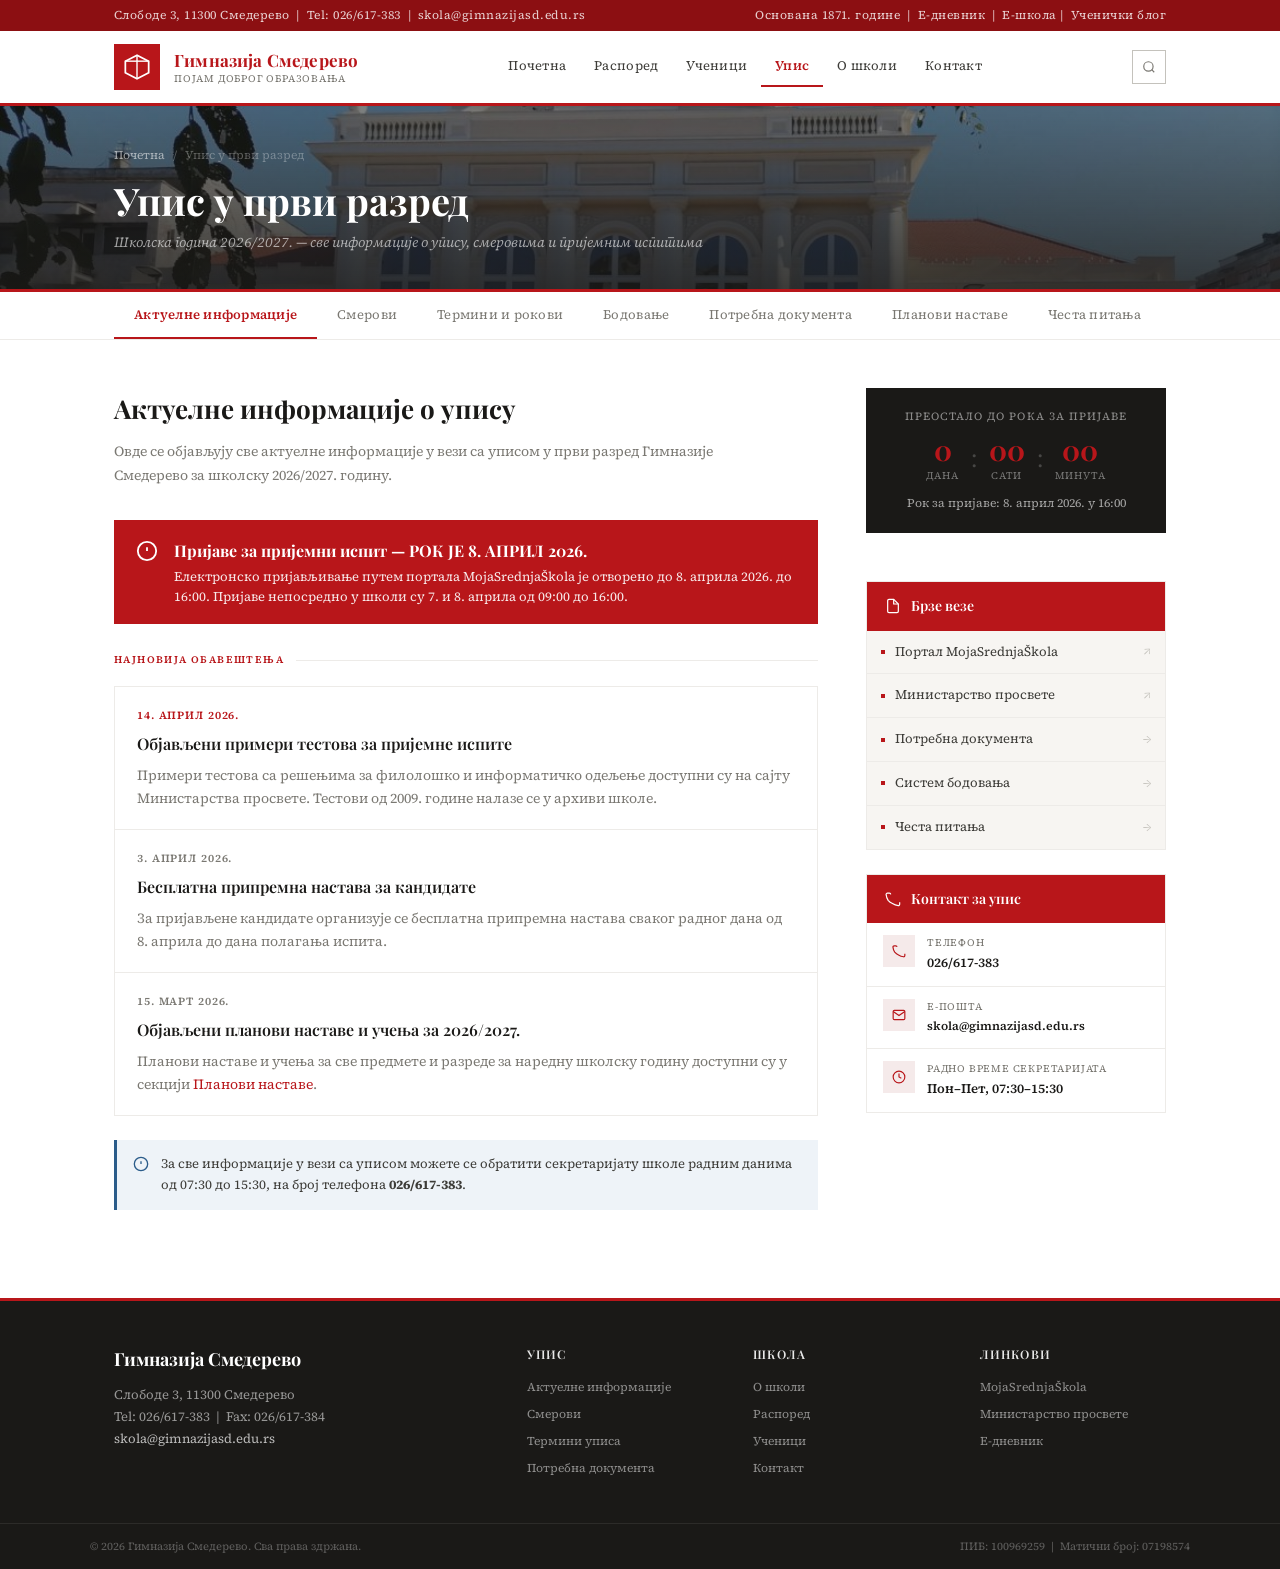
<file: upis.html>
<!DOCTYPE html>
<html lang="sr">
<head>
  <meta charset="UTF-8">
  <link rel="stylesheet" href="style.css">
  <meta name="viewport" content="width=device-width, initial-scale=1.0">
  <title>Упис у први разред</title>
  <link href="https://fonts.googleapis.com/css2?family=Playfair+Display:wght@400;600;700&family=Source+Serif+4:ital,wght@0,300;0,400;0,600;1,400&display=swap" rel="stylesheet">
  <link rel="icon" type="image/jpg" href="favicon.jpg">
</head>
<body>

  <!-- TOP STRIP -->
  <div class="top-strip">
    <div class="top-strip-inner">
      <span>Слободе 3, 11300 Смедерево &nbsp;|&nbsp; Tel: 026/617-383 &nbsp;|&nbsp; <a href="mailto:skola@gimnazijasd.edu.rs">skola@gimnazijasd.edu.rs</a></span>
      <span>Основана 1871. године &nbsp;|&nbsp; <a href="https://www.ednevnik.rs" target="_blank">Е-дневник</a> &nbsp;|&nbsp; <a href="https://www.e-skola.rs" target="_blank">Е-школа</a>&nbsp;|&nbsp; <a href="https://ocimamladih.wixstudio.com/blog" target="_blank">Ученички блог</a></span>
    </div>
  </div>

  <!-- HEADER -->
  <header id="site-header">
    <div class="header-inner">
      <a class="logo" href="index.html">
        <div class="logo-emblem">
          <svg viewBox="0 0 24 24"><polygon points="12,2 2,7 2,17 12,22 22,17 22,7" fill="none" stroke="white" stroke-width="1.5"/><line x1="12" y1="2" x2="12" y2="22" stroke="white" stroke-width="1.2"/><line x1="2" y1="7" x2="22" y2="7" stroke="white" stroke-width="1.2"/></svg>
        </div>
        <div class="logo-text">
          <span class="logo-name">Гимназија Смедерево</span>
          <span class="logo-tagline">Појам доброг образовања</span>
        </div>
      </a>
      <nav id="main-nav">
        <a href="index.html">Почетна</a>
        <a href="raspored.html">Распоред</a>
        <div class="nav-dropdown"><a href="ucenici.html">Ученици</a><button class="submenu-toggle">▾</button><div class="submenu"><a href="ucenici.html#pismeni">Писмени задаци</a><a href="ucenici.html#takmicenja">Такмичења</a><a href="ucenici.html#fakulteti">Упис на факултете</a><a href="ucenici.html#generacije">Ученици генерације</a><a href="ucenici.html#parlament">Ученички парламент</a><a href="ucenici.html#udzbenici">Списак уџбеника</a><a href="ucenici.html#kriterijumi">Критеријуми</a></div></div>
<div class="nav-dropdown"><a href="upis.html">Упис</a><button class="submenu-toggle">▾</button><div class="submenu"><a href="upis.html#aktuelno">Актуелне информације</a><a href="upis.html#smerovi">Смерови</a><a href="upis.html#rokovi">Термини и рокови</a><a href="upis.html#bodovanje">Бодовање</a><a href="upis.html#dokumenta">Потребна документа</a><a href="upis.html#planovi">Планови наставе</a><a href="upis.html#faq">Честа питања</a></div></div>
<div class="nav-dropdown"><a href="o-skoli.html">О школи</a><button class="submenu-toggle">▾</button><div class="submenu"><a href="o-skoli.html#istorijat">Историјат школе</a><a href="o-skoli.html#kolektiv">Колектив</a><a href="o-skoli.html#dokumenta">Документа</a><a href="o-skoli.html#galerija">Галерија</a><a href="o-skoli.html#kalendar">Календар рада</a></div></div>
        <a href="kontakt.html">Контакт</a>
      </nav>
      <div class="header-right">
        <button class="nav-search" id="search-btn" aria-label="Претрага">
          <svg viewBox="0 0 24 24"><circle cx="11" cy="11" r="8"/><path d="M21 21l-4.35-4.35"/></svg>
        </button>
        <button class="hamburger" id="hamburger" aria-label="Отвори мени" aria-expanded="false">
          <span></span><span></span><span></span>
        </button>
      </div>
    </div>
    <div class="search-bar" id="search-bar">
      <div class="search-bar-inner">
        <svg viewBox="0 0 24 24"><circle cx="11" cy="11" r="8"/><path d="M21 21l-4.35-4.35"/></svg>
        <input type="text" id="search-input" placeholder="Претражите сајт..." autocomplete="off">
        <button id="search-close">✕</button>
      </div>
    </div>
  </header>

  <!-- PAGE HERO -->
  <div class="page-hero">
    <div class="page-hero-inner">
      <div class="breadcrumb">
        <a href="index.html">Почетна</a><span>/</span><span>Упис у први разред</span>
      </div>
      <h1 class="page-title">Упис у први разред</h1>
      <p class="page-subtitle">Школска година 2026/2027. — све информације о упису, смеровима и пријемним испитима</p>
    </div>
  </div>

  <!-- SECTION NAV -->
  <div class="section-nav">
    <div class="section-nav-inner">
      <button class="sec-tab active" data-section="aktuelno">Актуелне информације</button>
      <button class="sec-tab" data-section="smerovi">Смерови</button>
      <button class="sec-tab" data-section="termini">Термини и рокови</button>
      <button class="sec-tab" data-section="bodovanje">Бодовање</button>
      <button class="sec-tab" data-section="dokumenta">Потребна документа</button>
      <button class="sec-tab" data-section="planovi">Планови наставе</button>
      <button class="sec-tab" data-section="faq">Честа питања</button>
    </div>
  </div>

  <div class="inner-wrap">
    <main class="inner-main">

      <!-- ══ AKTUELNE INFORMACIJE ══ -->
      <section class="content-section active" id="sec-aktuelno">
        <div class="section-intro">
          <h2>Актуелне информације о упису</h2>
          <p>Овде се објављују све актуелне информације у вези са уписом у први разред Гимназије Смедерево за школску 2026/2027. годину.</p>
        </div>

        <div class="urgency-banner">
          <svg viewBox="0 0 24 24"><circle cx="12" cy="12" r="10"/><line x1="12" y1="8" x2="12" y2="12"/><line x1="12" y1="16" x2="12.01" y2="16"/></svg>
          <div>
            <div class="urgency-banner-title">Пријаве за пријемни испит — РОК ЈЕ 8. АПРИЛ 2026.</div>
            <div class="urgency-banner-text">Електронско пријављивање путем портала MojaSrednjaŠkola је отворено до 8. априла 2026. до 16:00. Пријаве непосредно у школи су 7. и 8. априла од 09:00 до 16:00.</div>
          </div>
        </div>

        <div class="section-label">Најновија обавештења</div>

        <div style="border: 1px solid var(--gray-100); margin-bottom: 24px;">
          <div style="padding: 20px 22px; border-bottom: 1px solid var(--gray-100);">
            <div style="font-size:11px; text-transform:uppercase; letter-spacing:.08em; color:var(--red); margin-bottom:6px; font-weight:600;">14. април 2026.</div>
            <div style="font-family:var(--font-display); font-size:16px; font-weight:600; color:var(--gray-900); margin-bottom:8px;">Објављени примери тестова за пријемне испите</div>
            <p style="font-size:14px; color:var(--gray-500); line-height:1.6;">Примери тестова са решењима за филолошко и информатичко одељење доступни су на сајту Министарства просвете. Тестови од 2009. године налазе се у архиви школе.</p>
          </div>
          <div style="padding: 20px 22px; border-bottom: 1px solid var(--gray-100);">
            <div style="font-size:11px; text-transform:uppercase; letter-spacing:.08em; color:var(--gray-500); margin-bottom:6px; font-weight:600;">3. април 2026.</div>
            <div style="font-family:var(--font-display); font-size:16px; font-weight:600; color:var(--gray-900); margin-bottom:8px;">Бесплатна припремна настава за кандидате</div>
            <p style="font-size:14px; color:var(--gray-500); line-height:1.6;">За пријављене кандидате организује се бесплатна припремна настава сваког радног дана од 8. априла до дана полагања испита.</p>
          </div>
          <div style="padding: 20px 22px;">
            <div style="font-size:11px; text-transform:uppercase; letter-spacing:.08em; color:var(--gray-500); margin-bottom:6px; font-weight:600;">15. март 2026.</div>
            <div style="font-family:var(--font-display); font-size:16px; font-weight:600; color:var(--gray-900); margin-bottom:8px;">Објављени планови наставе и учења за 2026/2027.</div>
            <p style="font-size:14px; color:var(--gray-500); line-height:1.6;">Планови наставе и учења за све предмете и разреде за наредну школску годину доступни су у секцији <a href="#" onclick="switchSection('planovi'); return false;" style="color:var(--red);">Планови наставе</a>.</p>
          </div>
        </div>

        <div class="info-note blue">
          <svg viewBox="0 0 24 24"><circle cx="12" cy="12" r="10"/><line x1="12" y1="8" x2="12" y2="12"/><line x1="12" y1="16" x2="12.01" y2="16"/></svg>
          <span>За све информације у вези са уписом можете се обратити секретаријату школе радним данима од 07:30 до 15:30, на број телефона <strong>026/617-383</strong>.</span>
        </div>
      </section>

      <!-- ══ SMEROVI ══ -->
      <section class="content-section" id="sec-smerovi">
        <div class="section-intro">
          <h2>Образовни смерови</h2>
          <p>Гимназија Смедерево уписује ученике у општи смер и два специјализована одељења. Укупан број места је ограничено, а приjem се врши на основу бодова.</p>
        </div>

        <div class="smer-grid">
          <div class="smer-card">
            <div class="smer-icon">
              <svg viewBox="0 0 24 24"><polyline points="22 12 18 12 15 21 9 3 6 12 2 12"/></svg>
            </div>
            <div class="smer-name">Информатичко одељење</div>
            <span class="smer-tag spec">Специјализовано</span>
            <p class="smer-desc">Одељење намењено ученицима са изразитим склоностима ка математици и информатици. Настава обухвата појачано учење математике, физике и информатике.</p>
            <div class="smer-detail"><div class="smer-detail-dot"></div><span>Пријемни испит из <strong>математике</strong></span></div>
            <div class="smer-detail"><div class="smer-detail-dot"></div><span>Појачана настава математике и информатике</span></div>
            <div class="smer-detail"><div class="smer-detail-dot"></div><span>Припрема за техничке и природно-математичке факултете</span></div>
            <div class="smer-detail"><div class="smer-detail-dot"></div><span>Сарадња са Oracle Academy и ECDL програмима</span></div>
            <div class="smer-kvota">
              <div><span class="smer-kvota-num">20</span><div class="smer-kvota-label">места у одељењу</div></div>
            </div>
          </div>

          <div class="smer-card">
            <div class="smer-icon">
              <svg viewBox="0 0 24 24"><path d="M2 3h6a4 4 0 0 1 4 4v14a3 3 0 0 0-3-3H2z"/><path d="M22 3h-6a4 4 0 0 0-4 4v14a3 3 0 0 1 3-3h7z"/></svg>
            </div>
            <div class="smer-name">Филолошко одељење</div>
            <span class="smer-tag spec">Специјализовано</span>
            <p class="smer-desc">Одељење за ученике са даровитошћу за језике и књижевност. Настава обухвата појачано учење српског језика, књижевности и два страна језика.</p>
            <div class="smer-detail"><div class="smer-detail-dot"></div><span>Пријемни испит из <strong>енглеског и српског језика</strong></span></div>
            <div class="smer-detail"><div class="smer-detail-dot"></div><span>Појачана настава језика и књижевности</span></div>
            <div class="smer-detail"><div class="smer-detail-dot"></div><span>Припрема за филолошке и хуманистичке факултете</span></div>
            <div class="smer-detail"><div class="smer-detail-dot"></div><span>DELF сертификати из француског и енглеског језика</span></div>
            <div class="smer-kvota">
              <div><span class="smer-kvota-num">20</span><div class="smer-kvota-label">места у одељењу</div></div>
            </div>
          </div>

          <div class="smer-card" style="grid-column: 1 / -1; background: var(--off-white);">
            <div class="smer-icon" style="background: #EEF3F8;">
              <svg viewBox="0 0 24 24" style="stroke: #1D4E7A"><path d="M3 9l9-7 9 7v11a2 2 0 0 1-2 2H5a2 2 0 0 1-2-2z"/><polyline points="9 22 9 12 15 12 15 22"/></svg>
            </div>
            <div class="smer-name">Општи смер</div>
            <span class="smer-tag opsti">Опште образовање</span>
            <p class="smer-desc">Општи смер пружа свеобухватно средње опште образовање које припрема ученике за упис на све врсте факултета. Без приjeмног испита — приjeм исклључиво на основу успеха из основне школе.</p>
            <div style="display:grid; grid-template-columns: 1fr 1fr; gap: 0 24px; margin-top: 8px;">
              <div class="smer-detail"><div class="smer-detail-dot"></div><span>Без приjeмног испита</span></div>
              <div class="smer-detail"><div class="smer-detail-dot"></div><span>Пријем на основу успеха из ОШ</span></div>
              <div class="smer-detail"><div class="smer-detail-dot"></div><span>Два страна језика у наставном плану</span></div>
              <div class="smer-detail"><div class="smer-detail-dot"></div><span>Припрема за све врсте факултета</span></div>
            </div>
            <div class="smer-kvota">
              <div><span class="smer-kvota-num">90</span><div class="smer-kvota-label">места (3 одељења по 30)</div></div>
            </div>
          </div>
        </div>
      </section>

      <!-- ══ TERMINI ══ -->
      <section class="content-section" id="sec-termini">
        <div class="section-intro">
          <h2>Термини и рокови уписа</h2>
          <p>Упис у први разред Гимназије Смедерево за школску 2026/2027. годину одвија се према следећим терминима.</p>
        </div>

        <div class="info-note red">
          <svg viewBox="0 0 24 24"><circle cx="12" cy="12" r="10"/><line x1="12" y1="8" x2="12" y2="12"/><line x1="12" y1="16" x2="12.01" y2="16"/></svg>
          <span>Пријаве за пријемни испит се врше искључиво електронски путем портала <strong>www.mojasrednjaskola.gov.rs</strong> или непосредно у школи. Рок за пријаве је <strong>8. април 2026.</strong></span>
        </div>

        <div class="section-label">Специјализована одељења — пријем са испитом</div>
        <div class="timeline" style="margin-bottom: 36px;">
          <div class="timeline-item">
            <div class="timeline-dot done"></div>
            <div class="timeline-date done">1. април 2026.</div>
            <div class="timeline-title">Почетак електронских пријава</div>
            <div class="timeline-desc">Отварање портала MojaSrednjaŠkola за пријаве за приjemни испит. Пријаве се могу извршити и непосредно у школи.</div>
          </div>
          <div class="timeline-item">
            <div class="timeline-dot current"></div>
            <div class="timeline-date">7–8. април 2026. &nbsp;|&nbsp; 09:00–16:00</div>
            <div class="timeline-title">Непосредне пријаве у школи</div>
            <div class="timeline-desc">Последњи дани за пријаве непосредно у матичной основној школи или у Гимназији Смедерево. Рок за електронске пријаве је 8. априла до 16:00.</div>
          </div>
          <div class="timeline-item">
            <div class="timeline-dot"></div>
            <div class="timeline-date">14–15. април 2026.</div>
            <div class="timeline-title">Полагање пријемног испита</div>
            <div class="timeline-desc">Пријемни испити за информатичко одељење (математика) и филолошко одељење (енглески и српски језик). Распоред полагања биће објављен најкасније 3 дана пре испита.</div>
          </div>
          <div class="timeline-item">
            <div class="timeline-dot"></div>
            <div class="timeline-date">18. април 2026.</div>
            <div class="timeline-title">Објављивање резултата</div>
            <div class="timeline-desc">Привремена ранг листа кандидата за специјализована одељења биће објављена на сајту школе и на огласној табли.</div>
          </div>
          <div class="timeline-item">
            <div class="timeline-dot"></div>
            <div class="timeline-date">19–20. април 2026.</div>
            <div class="timeline-title">Приговори на ранг листу</div>
            <div class="timeline-desc">Кандидати могу поднети прigovor на привремену ранг листу у року од 36 сати од објављивања.</div>
          </div>
          <div class="timeline-item">
            <div class="timeline-dot"></div>
            <div class="timeline-date">22. април 2026.</div>
            <div class="timeline-title">Коначна ранг листа</div>
            <div class="timeline-desc">Објављивање коначне ранг листе примљених кандидата за специјализована одељења.</div>
          </div>
        </div>

        <div class="section-label">Општи смер — јунски и августовски уписни рок</div>
        <table class="prijem-table">
          <thead>
            <tr><th>Уписни рок</th><th>Активност</th><th>Датум</th></tr>
          </thead>
          <tbody>
            <tr><td>I јунски рок</td><td>Пријављивање кандидата</td><td>19–20. јун 2026.</td></tr>
            <tr><td>I јунски рок</td><td>Објављивање ранг листе</td><td>21. јун 2026.</td></tr>
            <tr><td>I јунски рок</td><td>Упис примљених кандидата</td><td>24–25. јун 2026.</td></tr>
            <tr><td>II јунски рок</td><td>Пријављивање кандидата</td><td>26–27. јун 2026.</td></tr>
            <tr><td>II јунски рок</td><td>Упис примљених кандидата</td><td>29–30. јун 2026.</td></tr>
            <tr><td>Августовски рок</td><td>Пријављивање кандидата</td><td>25–26. август 2026.</td></tr>
            <tr><td>Августовски рок</td><td>Упис примљених кандидата</td><td>28–29. август 2026.</td></tr>
          </tbody>
        </table>
      </section>

      <!-- ══ BODOVANJE ══ -->
      <section class="content-section" id="sec-bodovanje">
        <div class="section-intro">
          <h2>Систем бодовања</h2>
          <p>Пријем у Гимназију Смедерево врши се на основу бодова који се добијају према следећем систему. Максималан број бодова је 100.</p>
        </div>

        <div class="section-label">Специјализована одељења (са пријемним испитом)</div>
        <div class="bodovanje-grid" style="margin-bottom: 12px;">
          <div class="bod-card">
            <div class="bod-card-title">Успех из основне школе</div>
            <div class="bod-row"><span class="bod-label">Просечна оцена V–VIII разр. (×2)</span><span class="bod-points">max 40 бод.</span></div>
            <div class="bod-row"><span class="bod-label">Владање (узорно = 2, примерно = 1)</span><span class="bod-points">max 2 бод.</span></div>
            <div class="bod-row"><span class="bod-label">Дипломе са такмичења</span><span class="bod-points">max 10 бод.</span></div>
          </div>
          <div class="bod-card">
            <div class="bod-card-title">Пријемни испит</div>
            <div class="bod-row"><span class="bod-label">Резултат приjemног испита</span><span class="bod-points">max 40 бод.</span></div>
            <div class="bod-row"><span class="bod-label">Испит се пише из 2 предмета</span><span class="bod-points">по 20 бод.</span></div>
            <div class="bod-row"><span class="bod-label">Минималан број бодова за пријем</span><span class="bod-points">нема мин.</span></div>
          </div>
        </div>
        <div class="bod-total">
          <span class="bod-total-label">Укупно максимално бодова</span>
          <span class="bod-total-num">100</span>
        </div>

        <div class="section-label">Општи смер (без пријемног испита)</div>
        <div class="bodovanje-grid" style="margin-bottom: 12px;">
          <div class="bod-card">
            <div class="bod-card-title">Успех из основне школе</div>
            <div class="bod-row"><span class="bod-label">Просечна оцена V–VIII разреда (×8)</span><span class="bod-points">max 64 бод.</span></div>
            <div class="bod-row"><span class="bod-label">Владање (узорно = 2, примерно = 1)</span><span class="bod-points">max 2 бод.</span></div>
          </div>
          <div class="bod-card">
            <div class="bod-card-title">Дипломе и такмичења</div>
            <div class="bod-row"><span class="bod-label">Диплома Вука Стефановића Караджића</span><span class="bod-points">max 9 бод.</span></div>
            <div class="bod-row"><span class="bod-label">Посебна диплома (једно такмичење)</span><span class="bod-points">max 9 бод.</span></div>
            <div class="bod-row"><span class="bod-label">Остали критеријуми</span><span class="bod-points">max 16 бод.</span></div>
          </div>
        </div>
        <div class="bod-total">
          <span class="bod-total-label">Укупно максимално бодова</span>
          <span class="bod-total-num">100</span>
        </div>

        <div class="info-note blue">
          <svg viewBox="0 0 24 24"><circle cx="12" cy="12" r="10"/><line x1="12" y1="8" x2="12" y2="12"/><line x1="12" y1="16" x2="12.01" y2="16"/></svg>
          <span>Детаљан правилник о бодовању доступан је у секретаријату школе и на сајту Министарства просвете. У случају једнаког броја бодова, предност има кандидат са вишим просечном оценом из ОШ.</span>
        </div>
      </section>

      <!-- ══ DOKUMENTA ══ -->
      <section class="content-section" id="sec-dokumenta">
        <div class="section-intro">
          <h2>Потребна документа за упис</h2>
          <p>Сва документа предају се лично у секретаријату школе у прописаним терминима. Документа морају бити оригинали или оверене копије.</p>
        </div>

        <div class="section-label">За пријаву на пријемни испит</div>
        <div class="doc-list" style="margin-bottom: 28px;">
          <div class="doc-item">
            <div class="doc-icon"><svg viewBox="0 0 24 24"><path d="M14 2H6a2 2 0 0 0-2 2v16a2 2 0 0 0 2 2h12a2 2 0 0 0 2-2V8z"/><polyline points="14,2 14,8 20,8"/></svg></div>
            <div><div class="doc-name">Пријавни лист</div><div class="doc-note">Попуњен и потписан од стране родитеља или старатеља</div></div>
            <span class="doc-required obavezno">Обавезно</span>
          </div>
          <div class="doc-item">
            <div class="doc-icon"><svg viewBox="0 0 24 24"><rect x="3" y="3" width="18" height="18" rx="2"/><path d="M3 9h18M9 21V9"/></svg></div>
            <div><div class="doc-name">Сведочaнство V–VIII разреда (оригинал)</div><div class="doc-note">Сва четири сведочанства оригинална, враћају се након уписа</div></div>
            <span class="doc-required obavezno">Обавезно</span>
          </div>
          <div class="doc-item">
            <div class="doc-icon"><svg viewBox="0 0 24 24"><path d="M20 21v-2a4 4 0 0 0-4-4H8a4 4 0 0 0-4 4v2"/><circle cx="12" cy="7" r="4"/></svg></div>
            <div><div class="doc-name">Извод из матичне књиге рођених</div><div class="doc-note">Оригинал или оверена копија, не старија од 6 месеци</div></div>
            <span class="doc-required obavezno">Обавезно</span>
          </div>
          <div class="doc-item">
            <div class="doc-icon"><svg viewBox="0 0 24 24"><rect x="2" y="5" width="20" height="14" rx="2"/><path d="M2 10h20"/></svg></div>
            <div><div class="doc-name">Диплома са такмичења (ако постоји)</div><div class="doc-note">Доноси се ради бодовања, враћа се кандидату</div></div>
            <span class="doc-required opcionalno">Опционо</span>
          </div>
        </div>

        <div class="section-label">За крајњи упис (након ранг листе)</div>
        <div class="doc-list">
          <div class="doc-item">
            <div class="doc-icon"><svg viewBox="0 0 24 24"><path d="M14 2H6a2 2 0 0 0-2 2v16a2 2 0 0 0 2 2h12a2 2 0 0 0 2-2V8z"/><polyline points="14,2 14,8 20,8"/></svg></div>
            <div><div class="doc-name">Попуњен образац ШВ–20</div><div class="doc-note">Доступан у секретаријату школе и на сајту</div></div>
            <span class="doc-required obavezno">Обавезно</span>
          </div>
          <div class="doc-item">
            <div class="doc-icon"><svg viewBox="0 0 24 24"><rect x="3" y="3" width="18" height="18" rx="2"/><path d="M3 9h18M9 21V9"/></svg></div>
            <div><div class="doc-name">Оригинална сведочанства V–VIII разреда</div><div class="doc-note">Предају се школи, чувају у досијеу ученика</div></div>
            <span class="doc-required obavezno">Обавезно</span>
          </div>
          <div class="doc-item">
            <div class="doc-icon"><svg viewBox="0 0 24 24"><path d="M20 21v-2a4 4 0 0 0-4-4H8a4 4 0 0 0-4 4v2"/><circle cx="12" cy="7" r="4"/></svg></div>
            <div><div class="doc-name">2 фотографије формата 3,5 × 4,5 cm</div><div class="doc-note">Актуелна фотографија кандидата</div></div>
            <span class="doc-required obavezno">Обавезно</span>
          </div>
          <div class="doc-item">
            <div class="doc-icon"><svg viewBox="0 0 24 24"><path d="M12 22s8-4 8-10V5l-8-3-8 3v7c0 6 8 10 8 10z"/></svg></div>
            <div><div class="doc-name">Доказ о уплати административне таксе</div><div class="doc-note">Износ и број рачуна доступни у секретаријату</div></div>
            <span class="doc-required obavezno">Обавезно</span>
          </div>
          <div class="doc-item">
            <div class="doc-icon"><svg viewBox="0 0 24 24"><path d="M9 11l3 3L22 4"/><path d="M21 12v7a2 2 0 0 1-2 2H5a2 2 0 0 1-2-2V5a2 2 0 0 1 2-2h11"/></svg></div>
            <div><div class="doc-name">Лекарско уверење</div><div class="doc-note">Изјава о здравственом стању, није обавезно за упис</div></div>
            <span class="doc-required opcionalno">Опционо</span>
          </div>
        </div>
      </section>

      <!-- ══ PLANOVI NASTAVE ══ -->
      <section class="content-section" id="sec-planovi">
        <div class="section-intro">
          <h2>Планови наставе и учења</h2>
          <p>Преглед наставних предмета и фонда часова за све смерове Гимназије Смедерево, за школску 2026/2027. годину.</p>
        </div>

        <div class="section-label">Информатичко одељење</div>
        <table class="prijem-table" style="margin-bottom: 28px;">
          <thead><tr><th>Предмет</th><th>I разред</th><th>II разред</th><th>III разред</th><th>IV разред</th></tr></thead>
          <tbody>
            <tr><td>Српски језик и књижевност</td><td>4</td><td>4</td><td>4</td><td>4</td></tr>
            <tr><td>Енглески језик</td><td>4</td><td>4</td><td>3</td><td>3</td></tr>
            <tr><td>Математика</td><td>6</td><td>6</td><td>6</td><td>6</td></tr>
            <tr><td>Физика</td><td>3</td><td>3</td><td>3</td><td>3</td></tr>
            <tr><td>Информатика и рачunarstvo</td><td>4</td><td>4</td><td>4</td><td>4</td></tr>
            <tr><td>Хемија</td><td>2</td><td>2</td><td>—</td><td>—</td></tr>
            <tr><td>Биологија</td><td>2</td><td>2</td><td>—</td><td>—</td></tr>
            <tr><td>Историја</td><td>2</td><td>2</td><td>2</td><td>2</td></tr>
            <tr><td>Географија</td><td>2</td><td>2</td><td>—</td><td>—</td></tr>
            <tr><td>Филозофија</td><td>—</td><td>—</td><td>2</td><td>2</td></tr>
            <tr><td>Социологија</td><td>—</td><td>—</td><td>2</td><td>—</td></tr>
            <tr><td>Физичко вaспитање</td><td>2</td><td>2</td><td>2</td><td>2</td></tr>
            <tr style="font-weight:700; background:var(--off-white)"><td>Укупно часова недељно</td><td>34</td><td>34</td><td>32</td><td>30</td></tr>
          </tbody>
        </table>

        <div class="section-label">Филолошко одељeњe</div>
        <table class="prijem-table" style="margin-bottom: 28px;">
          <thead><tr><th>Предмет</th><th>I разред</th><th>II разред</th><th>III разред</th><th>IV разред</th></tr></thead>
          <tbody>
            <tr><td>Српски језик и књижевност</td><td>5</td><td>5</td><td>5</td><td>5</td></tr>
            <tr><td>Енглески језик</td><td>5</td><td>5</td><td>5</td><td>5</td></tr>
            <tr><td>Други страни језик (немачки/франц.)</td><td>4</td><td>4</td><td>4</td><td>4</td></tr>
            <tr><td>Математика</td><td>3</td><td>3</td><td>3</td><td>3</td></tr>
            <tr><td>Физика</td><td>2</td><td>2</td><td>—</td><td>—</td></tr>
            <tr><td>Хемија</td><td>2</td><td>2</td><td>—</td><td>—</td></tr>
            <tr><td>Биологија</td><td>2</td><td>2</td><td>—</td><td>—</td></tr>
            <tr><td>Историја</td><td>2</td><td>2</td><td>2</td><td>2</td></tr>
            <tr><td>Географија</td><td>2</td><td>2</td><td>—</td><td>—</td></tr>
            <tr><td>Филозофија</td><td>—</td><td>—</td><td>2</td><td>2</td></tr>
            <tr><td>Социологија</td><td>—</td><td>—</td><td>2</td><td>—</td></tr>
            <tr><td>Физичко вaспитање</td><td>2</td><td>2</td><td>2</td><td>2</td></tr>
            <tr style="font-weight:700; background:var(--off-white)"><td>Укупно часова недељно</td><td>34</td><td>34</td><td>30</td><td>28</td></tr>
          </tbody>
        </table>
      </section>

      <!-- ══ FAQ ══ -->
      <section class="content-section" id="sec-faq">
        <div class="section-intro">
          <h2>Често постављана питања</h2>
          <p>Одговори на најчешћа питања родитеља и кандидата у вези са уписом у Гимназију Смедерево.</p>
        </div>

        <div class="faq-item">
          <div class="faq-header" onclick="toggleFaq(this)">
            <span class="faq-question">Да ли је пријемни испит обавезан за сва одељења?</span>
            <span class="faq-chevron">▼</span>
          </div>
          <div class="faq-body">
            Пријемни испит је обавезан <strong>само за специјализована одељења</strong> — информатичко и филолошко. За упис у општи смер пријемни испит се не полаже. Пријем у општи смер врши се искључиво на основу бодова стечених током основног образовања.
          </div>
        </div>

        <div class="faq-item">
          <div class="faq-header" onclick="toggleFaq(this)">
            <span class="faq-question">Колико бодова је потребно за пријем?</span>
            <span class="faq-chevron">▼</span>
          </div>
          <div class="faq-body">
            Не постоји законски прописан минимум бодова. Пријем се врши ранг листом — уписују се кандидати са највишим броjem бодова до попуне квоте. Минималан број бодова зависи од конкуренције те године. У претходним годинама гранчни број бодова за специјализована одељења крећао се између <strong>85 и 95 бодова</strong>, а за општи смер између <strong>70 и 80 бодова</strong>.
          </div>
        </div>

        <div class="faq-item">
          <div class="faq-header" onclick="toggleFaq(this)">
            <span class="faq-question">Шта се полаже на пријемном испиту за информатичко одељење?</span>
            <span class="faq-chevron">▼</span>
          </div>
          <div class="faq-body">
            На приjemном испиту за информатичко одељење полаже се <strong>матетматика</strong>. Испит траје 60 минута и садржи задатке из градива основне школе, с нагласком на алгебру, геометрију и логичко размишљање. Максималан број бодова на испиту је 40. Примери тестова доступни су на сајту Министарства просвете.
          </div>
        </div>

        <div class="faq-item">
          <div class="faq-header" onclick="toggleFaq(this)">
            <span class="faq-question">Шта се полаже на пријемном испиту за филолошко одељење?</span>
            <span class="faq-chevron">▼</span>
          </div>
          <div class="faq-body">
            За филолошко одељење полажу се <strong>енглески језик и српски језик и књижевност</strong>. Сваки испит носи по 20 бодова (укупно 40). Испит из енглеског језика проверава читање, разумевање и граматику, а испит из српског језика — граматику, правопис и разумевање текста.
          </div>
        </div>

        <div class="faq-item">
          <div class="faq-header" onclick="toggleFaq(this)">
            <span class="faq-question">Могу ли да се пријавим за оба специјализована одељења?</span>
            <span class="faq-chevron">▼</span>
          </div>
          <div class="faq-body">
            Да, кандидати могу да се пријаве за оба специјализована одељења истовремено. У том случају полажу све три групе испита (математику, енглески и српски). Бодови се рачнају посебно за свако одељење.
          </div>
        </div>

        <div class="faq-item">
          <div class="faq-header" onclick="toggleFaq(this)">
            <span class="faq-question">Да ли постоји бесплатна припремна настава?</span>
            <span class="faq-chevron">▼</span>
          </div>
          <div class="faq-body">
            Да, Гимназија Смедерево организује <strong>бесплатну припремну наставу</strong> за све пријављене кандидате за специјализована одељења. Настава почиње од 8. априла и траје до дана полагања испита. Тачан распоред припрема биће објављен на овом сајту и огласној табли школе.
          </div>
        </div>

        <div class="faq-item">
          <div class="faq-header" onclick="toggleFaq(this)">
            <span class="faq-question">Где се предају документи за упис?</span>
            <span class="faq-chevron">▼</span>
          </div>
          <div class="faq-body">
            Документи се предају лице у <strong>секретаријату Гимназије Смедерево</strong>, Слободе 3, 11300 Смедерево. Радно време секретаријата је понедељак–петак од 07:30 до 15:30. За све информације можете нас контактирати на број <strong>026/617-383</strong>.
          </div>
        </div>

        <div class="faq-item">
          <div class="faq-header" onclick="toggleFaq(this)">
            <span class="faq-question">Шта ако нисам примљен у првом уписном року?</span>
            <span class="faq-chevron">▼</span>
          </div>
          <div class="faq-body">
            Кандидати који нису примљени у првом уписном року могу се пријавити у <strong>другом јунском року</strong> или у <strong>августовском року</strong> ако има слободних места. Слободна места се објављују на сајту школе и на сајту Министарства просвете након сваког уписног рока.
          </div>
        </div>
      </section>

    </main>

    <!-- SIDEBAR -->
    <aside class="inner-sidebar">

      <!-- COUNTDOWN -->
      <div class="countdown-box">
        <div class="countdown-label">Преостало до рока за пријаве</div>
        <div class="countdown-numbers" id="countdown">
          <div class="countdown-unit"><span class="countdown-num" id="cd-days">—</span><div class="countdown-unit-label">Дана</div></div>
          <div class="countdown-sep">:</div>
          <div class="countdown-unit"><span class="countdown-num" id="cd-hours">—</span><div class="countdown-unit-label">Сати</div></div>
          <div class="countdown-sep">:</div>
          <div class="countdown-unit"><span class="countdown-num" id="cd-mins">—</span><div class="countdown-unit-label">Минута</div></div>
        </div>
        <div class="countdown-event">Рок за пријаве: 8. април 2026. у 16:00</div>
      </div>

      <div class="widget">
        <div class="widget-header">
          <svg viewBox="0 0 24 24"><path d="M13 2H6a2 2 0 0 0-2 2v16a2 2 0 0 0 2 2h12a2 2 0 0 0 2-2V9z"/><polyline points="13,2 13,9 20,9"/></svg>
          <span class="widget-header-title">Брзе везе</span>
        </div>
        <div class="widget-body widget-body--no-pad">
          <a class="qlink" href="https://www.mojasrednjaskola.gov.rs" target="_blank">
            <div class="qlink-left"><div class="qlink-dot"></div><span class="qlink-text">Портал MojaSrednjaŠkola</span></div>
            <span class="qlink-arrow">↗</span>
          </a>
          <a class="qlink" href="https://www.mpn.gov.rs" target="_blank">
            <div class="qlink-left"><div class="qlink-dot"></div><span class="qlink-text">Министарство просвете</span></div>
            <span class="qlink-arrow">↗</span>
          </a>
          <a class="qlink" href="#" onclick="switchSection('dokumenta'); return false;">
            <div class="qlink-left"><div class="qlink-dot"></div><span class="qlink-text">Потребна документа</span></div>
            <span class="qlink-arrow">→</span>
          </a>
          <a class="qlink" href="#" onclick="switchSection('bodovanje'); return false;">
            <div class="qlink-left"><div class="qlink-dot"></div><span class="qlink-text">Систем бодовања</span></div>
            <span class="qlink-arrow">→</span>
          </a>
          <a class="qlink" href="#" onclick="switchSection('faq'); return false;">
            <div class="qlink-left"><div class="qlink-dot"></div><span class="qlink-text">Честа питања</span></div>
            <span class="qlink-arrow">→</span>
          </a>
        </div>
      </div>

      <div class="widget">
        <div class="widget-header">
          <svg viewBox="0 0 24 24"><path d="M22 16.92v3a2 2 0 0 1-2.18 2 19.79 19.79 0 0 1-8.63-3.07A19.5 19.5 0 0 1 4.69 14a19.79 19.79 0 0 1-3.07-8.67A2 2 0 0 1 3.6 3.24h3a2 2 0 0 1 2 1.72"/></svg>
          <span class="widget-header-title">Контакт за упис</span>
        </div>
        <div class="kontakt-mini">
          <div class="kontakt-mini-row">
            <div class="kontakt-mini-icon"><svg viewBox="0 0 24 24"><path d="M22 16.92v3a2 2 0 0 1-2.18 2 19.79 19.79 0 0 1-8.63-3.07A19.5 19.5 0 0 1 4.69 14a19.79 19.79 0 0 1-3.07-8.67A2 2 0 0 1 3.6 3.24h3a2 2 0 0 1 2 1.72"/></svg></div>
            <div><div class="kontakt-mini-label">Телефон</div><div class="kontakt-mini-val">026/617-383</div></div>
          </div>
          <div class="kontakt-mini-row">
            <div class="kontakt-mini-icon"><svg viewBox="0 0 24 24"><path d="M4 4h16c1.1 0 2 .9 2 2v12c0 1.1-.9 2-2 2H4c-1.1 0-2-.9-2-2V6c0-1.1.9-2 2-2z"/><polyline points="22,6 12,13 2,6"/></svg></div>
            <div><div class="kontakt-mini-label">Е-Пошта</div><div class="kontakt-mini-val" style="font-size:12px;">skola@gimnazijasd.edu.rs</div></div>
          </div>
          <div class="kontakt-mini-row">
            <div class="kontakt-mini-icon"><svg viewBox="0 0 24 24"><circle cx="12" cy="12" r="10"/><polyline points="12 6 12 12 16 14"/></svg></div>
            <div><div class="kontakt-mini-label">Радно време секретаријата</div><div class="kontakt-mini-val">Пон–Пет, 07:30–15:30</div></div>
          </div>
        </div>
      </div>

    </aside>
  </div>

  <!-- FOOTER -->
  <footer>
    <div class="footer-top-border"></div>
    <div class="footer-inner">
      <div class="footer-brand">
        <div class="footer-logo-name">Гимназија Смедерево</div>
        <p>Слободе 3, 11300 Смедерево<br>Tel: 026/617-383 &nbsp;|&nbsp; Fax: 026/617-384<br><a href="mailto:skola@gimnazijasd.edu.rs">skola@gimnazijasd.edu.rs</a></p>
      </div>
      <div class="footer-col">
        <h4>Упис</h4>
        <a href="#" onclick="switchSection('aktuelno'); return false;">Актуелне информације</a>
        <a href="#" onclick="switchSection('smerovi'); return false;">Смерови</a>
        <a href="#" onclick="switchSection('termini'); return false;">Термини уписа</a>
        <a href="#" onclick="switchSection('dokumenta'); return false;">Потребна документа</a>
      </div>
      <div class="footer-col">
        <h4>Школа</h4>
        <a href="o-skoli.html">О школи</a>
        <a href="raspored.html">Распоред</a>
        <a href="ucenici.html">Ученици</a>
        <a href="kontakt.html">Контакт</a>
      </div>
      <div class="footer-col">
        <h4>Линкови</h4>
        <a href="https://www.mojasrednjaskola.gov.rs" target="_blank">MojaSrednjaŠkola</a>
        <a href="https://www.mpn.gov.rs" target="_blank">Министарство просвете</a>
        <a href="https://www.ednevnik.rs" target="_blank">Е-дневник</a>
      </div>
    </div>
    <div class="footer-bottom">
      <div class="footer-bottom-inner">
        <span>© 2026 Гимназија Смедерево. Сва права здржана.</span>
        <span>ПИБ: 100969259 &nbsp;|&nbsp; Матични број: 07198574</span>
      </div>
    </div>
  </footer>
  <script src="script.js"></script>
</body>
</html>
</file>
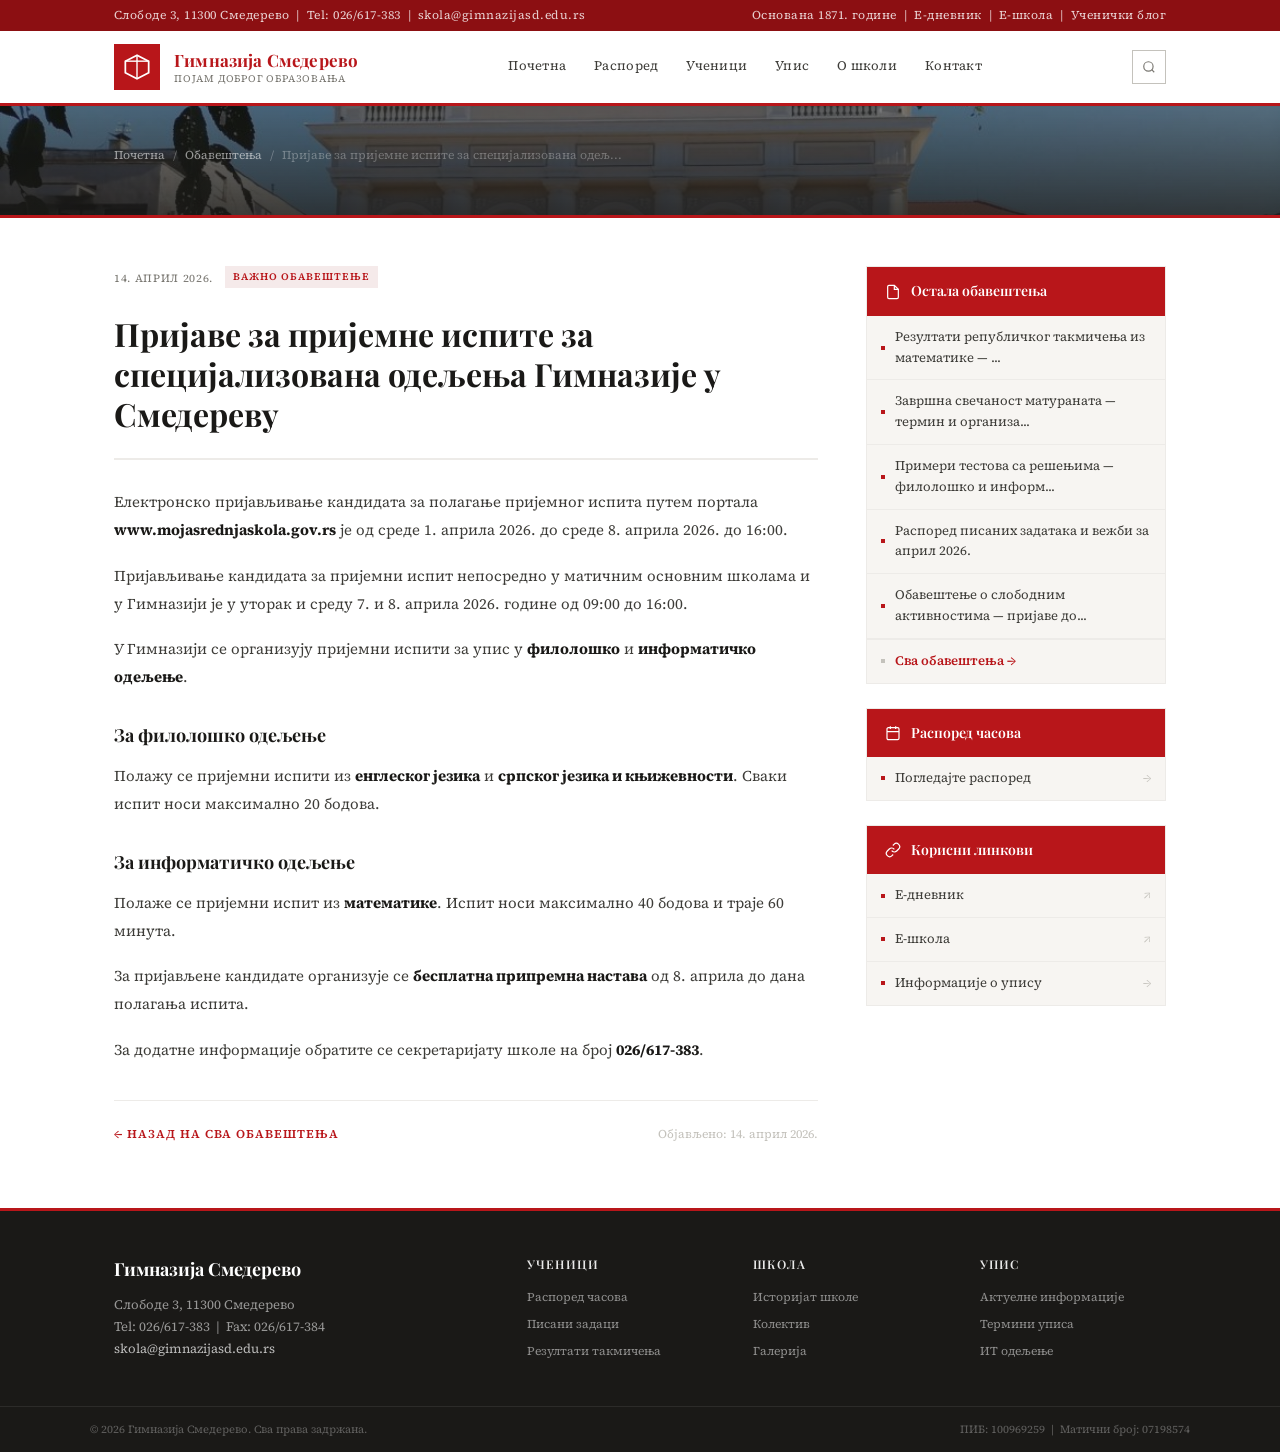
<file: vest.html>
<!DOCTYPE html>
<html lang="sr">
<head>
  <meta charset="UTF-8">
  <link rel="stylesheet" href="style.css">
  <meta name="viewport" content="width=device-width, initial-scale=1.0">
  <title>Вест</title>
  <link href="https://fonts.googleapis.com/css2?family=Playfair+Display:wght@400;600;700&family=Source+Serif+4:ital,wght@0,300;0,400;0,600;1,400&display=swap" rel="stylesheet">
  <link rel="icon" type="image/jpg" href="favicon.jpg">
</head>
<body>

  <div class="top-strip">
    <div class="top-strip-inner">
      <span>Слободе 3, 11300 Смедерево &nbsp;|&nbsp; Tel: 026/617-383 &nbsp;|&nbsp; <a href="mailto:skola@gimnazijasd.edu.rs">skola@gimnazijasd.edu.rs</a></span>
      <span>Основана 1871. године &nbsp;|&nbsp; <a href="https://www.ednevnik.rs" target="_blank">E-дневник</a> &nbsp;|&nbsp; <a href="https://www.e-skola.rs" target="_blank">E-школа</a> &nbsp;|&nbsp; <a href="https://ocimamladih.wixstudio.com/blog" target="_blank">Ученички блог</a></span>
    </div>
  </div>

  <header id="site-header">
    <div class="header-inner">
      <a class="logo" href="index.html">
        <div class="logo-emblem">
          <svg viewBox="0 0 24 24"><polygon points="12,2 2,7 2,17 12,22 22,17 22,7" fill="none" stroke="white" stroke-width="1.5"/><line x1="12" y1="2" x2="12" y2="22" stroke="white" stroke-width="1.2"/><line x1="2" y1="7" x2="22" y2="7" stroke="white" stroke-width="1.2"/></svg>
        </div>
        <div class="logo-text">
          <span class="logo-name">Гимназија Смедерево</span>
          <span class="logo-tagline">Појам доброг образовања</span>
        </div>
      </a>
      <nav id="main-nav">
        <a href="index.html">Почетна</a>
        <a href="raspored.html">Распоред</a>
        <div class="nav-dropdown"><a href="ucenici.html">Ученици</a><button class="submenu-toggle">▾</button><div class="submenu"><a href="ucenici.html#pismeni">Писмени задаци</a><a href="ucenici.html#takmicenja">Такмичења</a><a href="ucenici.html#fakulteti">Упис на факултете</a><a href="ucenici.html#generacije">Ученици генерације</a><a href="ucenici.html#parlament">Ученички парламент</a><a href="ucenici.html#udzbenici">Списак уџбеника</a><a href="ucenici.html#kriterijumi">Критеријуми</a></div></div>
<div class="nav-dropdown"><a href="upis.html">Упис</a><button class="submenu-toggle">▾</button><div class="submenu"><a href="upis.html#aktuelno">Актуелне информације</a><a href="upis.html#smerovi">Смерови</a><a href="upis.html#rokovi">Термини и рокови</a><a href="upis.html#bodovanje">Бодовање</a><a href="upis.html#dokumenta">Потребна документа</a><a href="upis.html#planovi">Планови наставе</a><a href="upis.html#faq">Честа питања</a></div></div>
<div class="nav-dropdown"><a href="o-skoli.html">О школи</a><button class="submenu-toggle">▾</button><div class="submenu"><a href="o-skoli.html#istorijat">Историјат школе</a><a href="o-skoli.html#kolektiv">Колектив</a><a href="o-skoli.html#dokumenta">Документа</a><a href="o-skoli.html#galerija">Галерија</a><a href="o-skoli.html#kalendar">Календар рада</a></div></div>
        <a href="kontakt.html">Контакт</a>
      </nav>
      <div class="header-right">
        <button class="nav-search" id="search-btn" aria-label="Претрага">
          <svg viewBox="0 0 24 24"><circle cx="11" cy="11" r="8"/><path d="M21 21l-4.35-4.35"/></svg>
        </button>
        <button class="hamburger" id="hamburger" aria-label="Отвори мени" aria-expanded="false">
          <span></span><span></span><span></span>
        </button>
      </div>
    </div>
    <div class="search-bar" id="search-bar">
      <div class="search-bar-inner">
        <svg viewBox="0 0 24 24"><circle cx="11" cy="11" r="8"/><path d="M21 21l-4.35-4.35"/></svg>
        <input type="text" id="search-input" placeholder="Претражите сајт..." autocomplete="off">
        <button id="search-close">✕</button>
      </div>
    </div>
  </header>

  <div class="page-hero">
    <div class="page-hero-inner">
      <div class="breadcrumb">
        <a href="index.html">Почетна</a>
        <span>/</span>
        <a href="vesti.html">Обавештења</a>
        <span>/</span>
        <span id="bc-title">Вест</span>
      </div>
    </div>
  </div>

  <div class="inner-wrap">
    <main class="inner-main" id="article-main">
      <!-- Filled by JS -->
    </main>

    <aside class="inner-sidebar">
      <div class="widget">
        <div class="widget-header">
          <svg viewBox="0 0 24 24"><path d="M14 2H6a2 2 0 0 0-2 2v16a2 2 0 0 0 2 2h12a2 2 0 0 0 2-2V8z"/><polyline points="14,2 14,8 20,8"/></svg>
          <span class="widget-header-title">Остала обавештења</span>
        </div>
        <div class="widget-body--no-pad" id="sidebar-links">
          <!-- Filled by JS -->
        </div>
      </div>

      <div class="widget">
        <div class="widget-header">
          <svg viewBox="0 0 24 24"><rect x="3" y="4" width="18" height="18" rx="2"/><path d="M16 2v4M8 2v4M3 10h18"/></svg>
          <span class="widget-header-title">Распоред часова</span>
        </div>
        <div class="widget-body--no-pad">
          <a class="qlink" href="raspored.html"><div class="qlink-left"><div class="qlink-dot"></div><span class="qlink-text">Погледајте распоред</span></div><span class="qlink-arrow">→</span></a>
        </div>
      </div>

      <div class="widget">
        <div class="widget-header">
          <svg viewBox="0 0 24 24"><path d="M10 13a5 5 0 0 0 7.54.54l3-3a5 5 0 0 0-7.07-7.07l-1.72 1.71"/><path d="M14 11a5 5 0 0 0-7.54-.54l-3 3a5 5 0 0 0 7.07 7.07l1.71-1.71"/></svg>
          <span class="widget-header-title">Корисни линкови</span>
        </div>
        <div class="widget-body--no-pad">
          <a class="qlink" href="https://www.ednevnik.rs" target="_blank"><div class="qlink-left"><div class="qlink-dot"></div><span class="qlink-text">E-дневник</span></div><span class="qlink-arrow">↗</span></a>
          <a class="qlink" href="https://www.e-skola.rs" target="_blank"><div class="qlink-left"><div class="qlink-dot"></div><span class="qlink-text">E-школа</span></div><span class="qlink-arrow">↗</span></a>
          <a class="qlink" href="upis.html"><div class="qlink-left"><div class="qlink-dot"></div><span class="qlink-text">Информације о упису</span></div><span class="qlink-arrow">→</span></a>
        </div>
      </div>
    </aside>
  </div>

  <footer>
    <div class="footer-top-border"></div>
    <div class="footer-inner">
      <div class="footer-brand">
        <div class="footer-logo-name">Гимназија Смедерево</div>
        <p>Слободе 3, 11300 Смедерево<br>Tel: 026/617-383 &nbsp;|&nbsp; Fax: 026/617-384<br><a href="mailto:skola@gimnazijasd.edu.rs">skola@gimnazijasd.edu.rs</a></p>
      </div>
      <div class="footer-col"><h4>Ученици</h4><a href="raspored.html">Распоред часова</a><a href="ucenici.html">Писани задаци</a><a href="ucenici.html">Резултати такмичења</a></div>
      <div class="footer-col"><h4>Школа</h4><a href="o-skoli.html">Историјат школе</a><a href="o-skoli.html">Колектив</a><a href="o-skoli.html">Галерија</a></div>
      <div class="footer-col"><h4>Упис</h4><a href="upis.html">Актуелне информације</a><a href="upis.html">Термини уписа</a><a href="upis.html">ИТ одељење</a></div>
    </div>
    <div class="footer-bottom"><div class="footer-bottom-inner"><span>© 2026 Гимназија Смедерево. Сва права задржана.</span><span>ПИБ: 100969259 &nbsp;|&nbsp; Матични број: 07198574</span></div></div>
  </footer>
  <script src="script.js"></script>
</body>
</html>
</file>
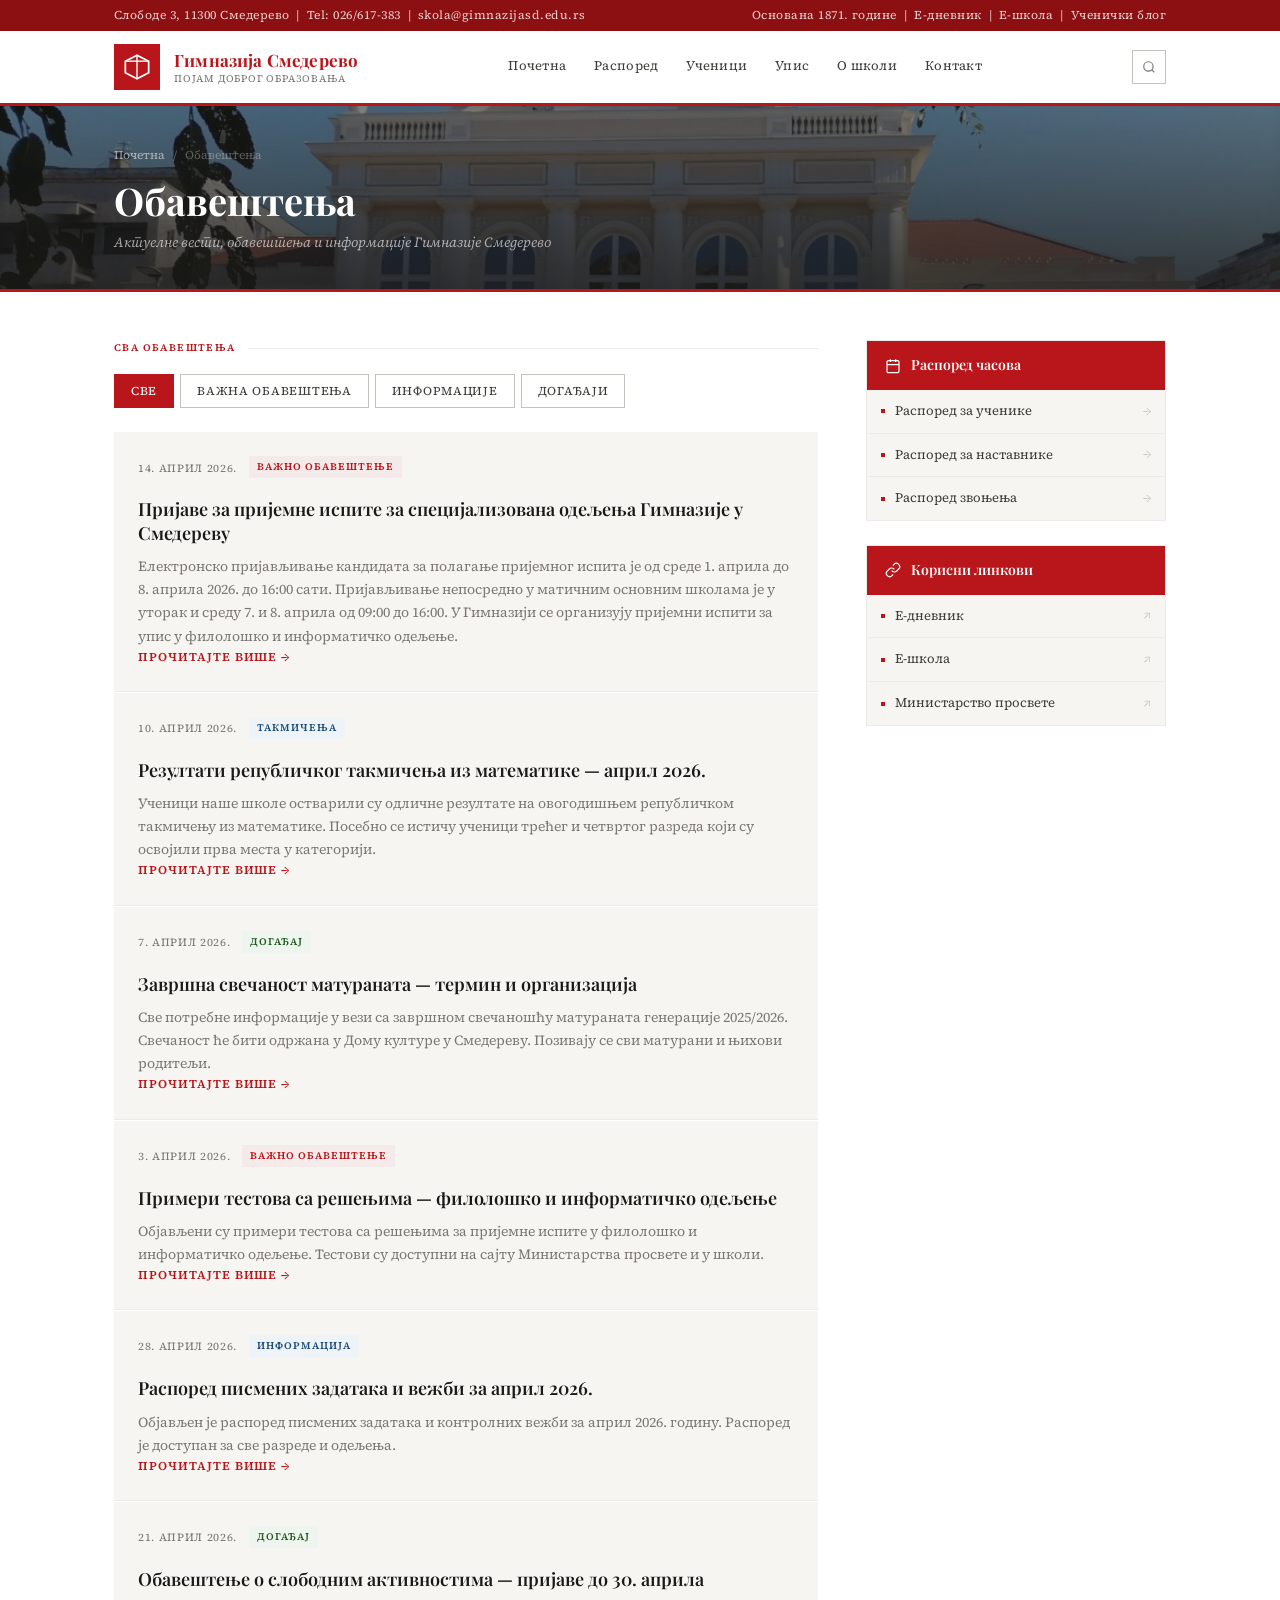
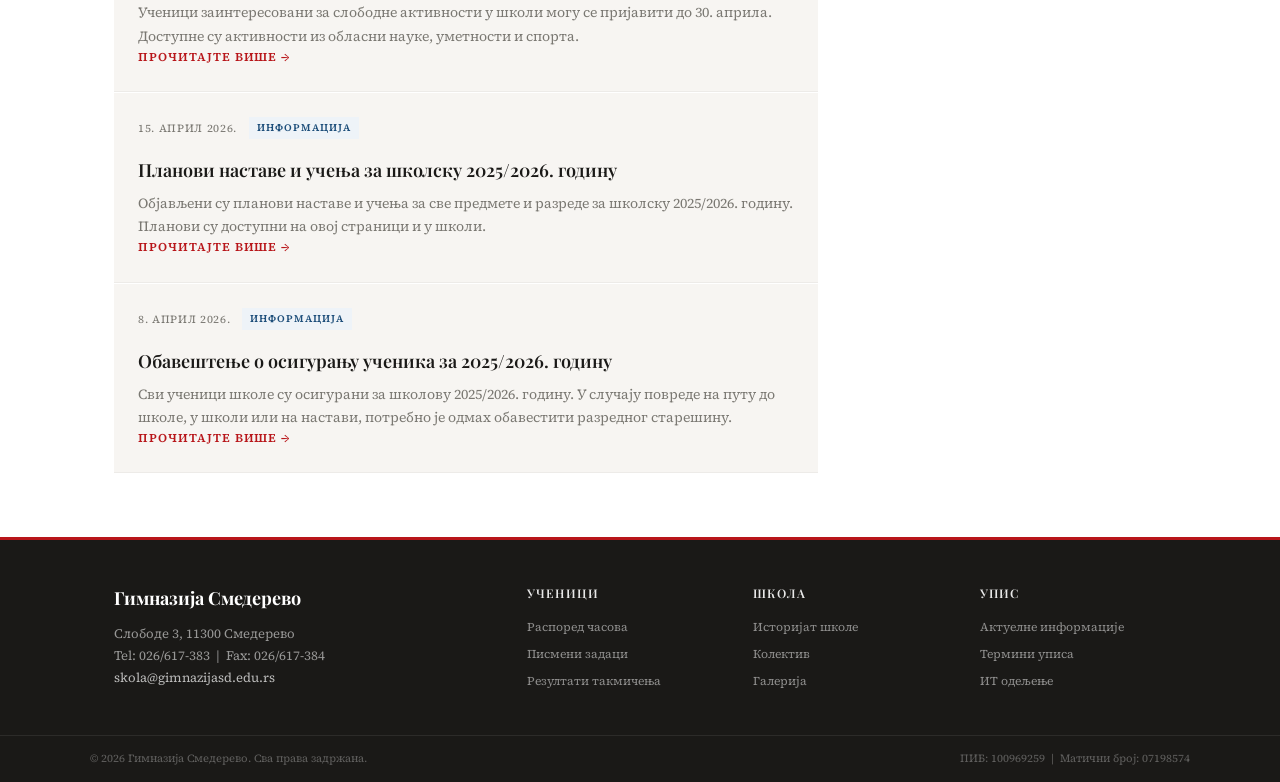
<file: vesti.html>
<!DOCTYPE html>
<html lang="sr">
<head>
  <meta charset="UTF-8">
  <link rel="stylesheet" href="style.css">
  <meta name="viewport" content="width=device-width, initial-scale=1.0">
  <title>Обавештења</title>
  <link href="https://fonts.googleapis.com/css2?family=Playfair+Display:wght@400;600;700&family=Source+Serif+4:ital,wght@0,300;0,400;0,600;1,400&display=swap" rel="stylesheet">
  <link rel="icon" type="image/jpg" href="favicon.jpg">
</head>
<body>

  <div class="top-strip">
    <div class="top-strip-inner">
      <span>Слободе 3, 11300 Смедерево &nbsp;|&nbsp; Tel: 026/617-383 &nbsp;|&nbsp; <a href="mailto:skola@gimnazijasd.edu.rs">skola@gimnazijasd.edu.rs</a></span>
      <span>Основана 1871. године &nbsp;|&nbsp; <a href="https://www.ednevnik.rs" target="_blank">E-дневник</a> &nbsp;|&nbsp; <a href="https://www.e-skola.rs" target="_blank">E-школа</a> &nbsp;|&nbsp; <a href="https://ocimamladih.wixstudio.com/blog" target="_blank">Ученички блог</a></span>
    </div>
  </div>

  <header id="site-header">
    <div class="header-inner">
      <a class="logo" href="index.html">
        <div class="logo-emblem">
          <svg viewBox="0 0 24 24"><polygon points="12,2 2,7 2,17 12,22 22,17 22,7" fill="none" stroke="white" stroke-width="1.5"/><line x1="12" y1="2" x2="12" y2="22" stroke="white" stroke-width="1.2"/><line x1="2" y1="7" x2="22" y2="7" stroke="white" stroke-width="1.2"/></svg>
        </div>
        <div class="logo-text">
          <span class="logo-name">Гимназија Смедерево</span>
          <span class="logo-tagline">Појам доброг образовања</span>
        </div>
      </a>
      <nav id="main-nav">
        <a href="index.html">Почетна</a>
        <a href="raspored.html">Распоред</a>
        <div class="nav-dropdown"><a href="ucenici.html">Ученици</a><button class="submenu-toggle">▾</button><div class="submenu"><a href="ucenici.html#pismeni">Писмени задаци</a><a href="ucenici.html#takmicenja">Такмичења</a><a href="ucenici.html#fakulteti">Упис на факултете</a><a href="ucenici.html#generacije">Ученици генерације</a><a href="ucenici.html#parlament">Ученички парламент</a><a href="ucenici.html#udzbenici">Списак уџбеника</a><a href="ucenici.html#kriterijumi">Критеријуми</a></div></div>
<div class="nav-dropdown"><a href="upis.html">Упис</a><button class="submenu-toggle">▾</button><div class="submenu"><a href="upis.html#aktuelno">Актуелне информације</a><a href="upis.html#smerovi">Смерови</a><a href="upis.html#rokovi">Термини и рокови</a><a href="upis.html#bodovanje">Бодовање</a><a href="upis.html#dokumenta">Потребна документа</a><a href="upis.html#planovi">Планови наставе</a><a href="upis.html#faq">Честа питања</a></div></div>
<div class="nav-dropdown"><a href="o-skoli.html">О школи</a><button class="submenu-toggle">▾</button><div class="submenu"><a href="o-skoli.html#istorijat">Историјат школе</a><a href="o-skoli.html#kolektiv">Колектив</a><a href="o-skoli.html#dokumenta">Документа</a><a href="o-skoli.html#galerija">Галерија</a><a href="o-skoli.html#kalendar">Календар рада</a></div></div>
        <a href="kontakt.html">Контакт</a>
      </nav>
      <div class="header-right">
        <button class="nav-search" id="search-btn" aria-label="Претрага">
          <svg viewBox="0 0 24 24"><circle cx="11" cy="11" r="8"/><path d="M21 21l-4.35-4.35"/></svg>
        </button>
        <button class="hamburger" id="hamburger" aria-label="Отвори мени" aria-expanded="false">
          <span></span><span></span><span></span>
        </button>
      </div>
    </div>
    <div class="search-bar" id="search-bar">
      <div class="search-bar-inner">
        <svg viewBox="0 0 24 24"><circle cx="11" cy="11" r="8"/><path d="M21 21l-4.35-4.35"/></svg>
        <input type="text" id="search-input" placeholder="Претражите сајт..." autocomplete="off">
        <button id="search-close">✕</button>
      </div>
    </div>
  </header>

  <div class="page-hero">
    <div class="page-hero-inner">
      <div class="breadcrumb"><a href="index.html">Почетна</a> <span>/</span> <span>Обавештења</span></div>
      <h1 class="page-title">Обавештења</h1>
      <p class="page-subtitle">Актуелне вести, обавештења и информације Гимназије Смедерево</p>
    </div>
  </div>

  <div class="inner-wrap">
    <main class="inner-main">
      <div class="section-label">Сва обавештења</div>

      <div class="filter-bar">
        <button class="filter-btn active" data-filter="all">Све</button>
        <button class="filter-btn" data-filter="urgent">Важна обавештења</button>
        <button class="filter-btn" data-filter="info">Информације</button>
        <button class="filter-btn" data-filter="event">Догађаји</button>
      </div>

      <div class="all-news" id="news-container">

        <article class="full-news-card" data-category="urgent">
          <div class="fnc-meta">
            <span class="news-date">14. април 2026.</span>
            <span class="news-category urgent">Важно обавештење</span>
          </div>
          <h2 class="fnc-title">Пријаве за пријемне испите за специјализована одељења Гимназије у Смедереву</h2>
          <p class="fnc-excerpt">Електронско пријављивање кандидата за полагање пријемног испита је од среде 1. априла до 8. априла 2026. до 16:00 сати. Пријављивање непосредно у матичним основним школама је у уторак и среду 7. и 8. априла од 09:00 до 16:00. У Гимназији се организују пријемни испити за упис у филолошко и информатичко одељење.</p>
          <a href="vest.html?id=1" class="link-arrow">Прочитајте више →</a>
        </article>

        <article class="full-news-card" data-category="info">
          <div class="fnc-meta">
            <span class="news-date">10. април 2026.</span>
            <span class="news-category info">Такмичења</span>
          </div>
          <h2 class="fnc-title">Резултати републичког такмичења из математике — април 2026.</h2>
          <p class="fnc-excerpt">Ученици наше школе остварили су одличне резултате на овогодишњем републичком такмичењу из математике. Посебно се истичу ученици трећег и четвртог разреда који су освојили прва места у категорији.</p>
          <a href="vest.html?id=2" class="link-arrow">Прочитајте више →</a>
        </article>

        <article class="full-news-card" data-category="event">
          <div class="fnc-meta">
            <span class="news-date">7. април 2026.</span>
            <span class="news-category event">Догађај</span>
          </div>
          <h2 class="fnc-title">Завршна свечаност матураната — термин и организација</h2>
          <p class="fnc-excerpt">Све потребне информације у вези са завршном свечаношћу матураната генерације 2025/2026. Свечаност ће бити одржана у Дому културе у Смедереву. Позивају се сви матурани и њихови родитељи.</p>
          <a href="vest.html?id=3" class="link-arrow">Прочитајте више →</a>
        </article>

        <article class="full-news-card" data-category="urgent">
          <div class="fnc-meta">
            <span class="news-date">3. април 2026.</span>
            <span class="news-category urgent">Важно обавештење</span>
          </div>
          <h2 class="fnc-title">Примери тестова са решењима — филолошко и информатичко одељење</h2>
          <p class="fnc-excerpt">Објављени су примери тестова са решењима за приjeмне испите у филолошко и информатичко одељење. Тестови су доступни на сајту Министарства просвете и у школи.</p>
          <a href="vest.html?id=4" class="link-arrow">Прочитајте више →</a>
        </article>

        <article class="full-news-card" data-category="info">
          <div class="fnc-meta">
            <span class="news-date">28. април 2026.</span>
            <span class="news-category info">Информација</span>
          </div>
          <h2 class="fnc-title">Распоред писмених задатака и вежби за април 2026.</h2>
          <p class="fnc-excerpt">Објављен је распоред писмених задатака и контролних вежби за април 2026. годину. Распоред је доступан за све разреде и одељења.</p>
          <a href="vest.html?id=5" class="link-arrow">Прочитајте више →</a>
        </article>

        <article class="full-news-card" data-category="event">
          <div class="fnc-meta">
            <span class="news-date">21. април 2026.</span>
            <span class="news-category event">Догађај</span>
          </div>
          <h2 class="fnc-title">Обавештење о слободним активностима — пријаве до 30. априла</h2>
          <p class="fnc-excerpt">Ученици зaинтересовани за слободне активности у шкoли могу се пријавити до 30. априла. Доступне су активности из обласни науке, уметности и спорта.</p>
          <a href="vest.html?id=6" class="link-arrow">Прочитајте више →</a>
        </article>

        <article class="full-news-card" data-category="info">
          <div class="fnc-meta">
            <span class="news-date">15. април 2026.</span>
            <span class="news-category info">Информација</span>
          </div>
          <h2 class="fnc-title">Планови наставе и учења за школску 2025/2026. годину</h2>
          <p class="fnc-excerpt">Објављени су планови наставе и учења за све предмете и разреде за школску 2025/2026. годину. Планови су доступни на овој страници и у школи.</p>
          <a href="vest.html?id=7" class="link-arrow">Прочитајте више →</a>
        </article>

        <article class="full-news-card" data-category="info">
          <div class="fnc-meta">
            <span class="news-date">8. април 2026.</span>
            <span class="news-category info">Информација</span>
          </div>
          <h2 class="fnc-title">Обавештење о осигурању ученика за 2025/2026. годину</h2>
          <p class="fnc-excerpt">Сви ученици школе су осигурани за школову 2025/2026. годину. У случају повреде на путу до школе, у школи или на настави, потребно је одмах обавестити разредног старешину.</p>
          <a href="vest.html?id=8" class="link-arrow">Прочитајте више →</a>
        </article>

      </div>
    </main>

    <aside class="inner-sidebar">
      <div class="widget">
        <div class="widget-header">
          <svg viewBox="0 0 24 24"><rect x="3" y="4" width="18" height="18" rx="2"/><path d="M16 2v4M8 2v4M3 10h18"/></svg>
          <span class="widget-header-title">Распоред часова</span>
        </div>
        <div class="widget-body--no-pad">
          <a class="qlink" href="raspored.html"><div class="qlink-left"><div class="qlink-dot"></div><span class="qlink-text">Распоред за ученике</span></div><span class="qlink-arrow">→</span></a>
          <a class="qlink" href="raspored.html"><div class="qlink-left"><div class="qlink-dot"></div><span class="qlink-text">Распоред за наставнике</span></div><span class="qlink-arrow">→</span></a>
          <a class="qlink" href="raspored.html"><div class="qlink-left"><div class="qlink-dot"></div><span class="qlink-text">Распоред звоњења</span></div><span class="qlink-arrow">→</span></a>
        </div>
      </div>
      <div class="widget">
        <div class="widget-header">
          <svg viewBox="0 0 24 24"><path d="M10 13a5 5 0 0 0 7.54.54l3-3a5 5 0 0 0-7.07-7.07l-1.72 1.71"/><path d="M14 11a5 5 0 0 0-7.54-.54l-3 3a5 5 0 0 0 7.07 7.07l1.71-1.71"/></svg>
          <span class="widget-header-title">Корисни линкови</span>
        </div>
        <div class="widget-body--no-pad">
          <a class="qlink" href="https://www.ednevnik.rs" target="_blank"><div class="qlink-left"><div class="qlink-dot"></div><span class="qlink-text">E-дневник</span></div><span class="qlink-arrow">↗</span></a>
          <a class="qlink" href="https://www.e-skola.rs" target="_blank"><div class="qlink-left"><div class="qlink-dot"></div><span class="qlink-text">E-школа</span></div><span class="qlink-arrow">↗</span></a>
          <a class="qlink" href="https://www.mpn.gov.rs" target="_blank"><div class="qlink-left"><div class="qlink-dot"></div><span class="qlink-text">Министарство просвете</span></div><span class="qlink-arrow">↗</span></a>
        </div>
      </div>
    </aside>
  </div>

  <footer>
    <div class="footer-top-border"></div>
    <div class="footer-inner">
      <div class="footer-brand">
        <div class="footer-logo-name">Гимназија Смедерево</div>
        <p>Слободе 3, 11300 Смедерево<br>Tel: 026/617-383 &nbsp;|&nbsp; Fax: 026/617-384<br><a href="mailto:skola@gimnazijasd.edu.rs">skola@gimnazijasd.edu.rs</a></p>
      </div>
      <div class="footer-col"><h4>Ученици</h4><a href="raspored.html">Распоред часова</a><a href="ucenici.html">Писмени задаци</a><a href="ucenici.html">Резултати такмичења</a></div>
      <div class="footer-col"><h4>Школа</h4><a href="o-skoli.html">Историјат школе</a><a href="o-skoli.html">Колектив</a><a href="o-skoli.html">Галерија</a></div>
      <div class="footer-col"><h4>Упис</h4><a href="upis.html">Актуелне информације</a><a href="upis.html">Термини уписа</a><a href="upis.html">ИТ одељење</a></div>
    </div>
    <div class="footer-bottom">
      <div class="footer-bottom-inner">
        <span>© 2026 Гимназија Смедерево. Сва права задржана.</span>
        <span>ПИБ: 100969259 &nbsp;|&nbsp; Матични број: 07198574</span>
      </div>
    </div>
  </footer>
  <script src="script.js"></script>
</body>
</html>
</file>
<file: style.css>
*, *::before, *::after {
  margin: 0;
  padding: 0; 
  box-sizing: border-box;
}

:root {
  --red:          #B8161A;
  --red-dark:     #8C0F12;
  --red-light:    #F5EAEA;
  --gold:         #C8A84B;
  --white:        #FFFFFF;
  --off-white:    #F7F5F2;
  --gray-100:     #EDEBE8;
  --gray-300:     #C4C2BC;
  --gray-500:     #7A7872;
  --gray-700:     #3D3C38;
  --gray-900:     #1A1917;
  --font-display: 'Playfair Display', Georgia, serif;
  --font-body:    'Source Serif 4', Georgia, serif;
  --max-width:    1100px;
  --header-h:     72px;
}

html { 
    scroll-behavior: smooth; 
}
body { 
    font-family: var(--font-body); 
    background: var(--white); 
    color: var(--gray-900); 
    font-size: 16px; 
    line-height: 1.6; 
}
img { 
    max-width: 100%; 
    display: block; 
}
a { 
    color: inherit; 
    text-decoration: none; 
}

/* ── ZAJEDNIČKI ELEMENTI ── */

.top-strip { 
  background: var(--red-dark)
  ; color: rgba(255,255,255,.8);
  font-size: 12px;
  padding: 6px 0;
  letter-spacing: .04em;
}
.top-strip-inner { 
  max-width: var(--max-width);
  margin: 0 auto;
  padding: 0 24px;
  display: flex;
  justify-content: space-between;
  align-items: center;
  gap: 12px; 
}
.top-strip a { 
  color: rgba(255,255,255,.8);
  transition: color .15s;
}
.top-strip a:hover {
  color: #fff;
}

/* Header */
header { 
  background: var(--white);
  border-bottom: 3px solid var(--red);
  position: sticky;
  top: 0;
  z-index: 200;
  transition: box-shadow .2s;
}
.header-inner { 
  max-width: var(--max-width);
  margin: 0 auto;
  padding: 0 24px;
  display: flex;
  align-items: center;
  justify-content: space-between;
  height: var(--header-h);
  gap: 24px; 
}

.logo { 
  display: flex;
  align-items: center;
  gap: 14px;
  flex-shrink: 0;
}
.logo-emblem {
  width: 46px;
  height: 46px;
  background: var(--red);
  display: flex;
  align-items: center;
  justify-content: center;
  flex-shrink: 0;
}
.logo-emblem svg { 
  width: 28px;
  height: 28px;
}
.logo-text { 
  display: flex;
  flex-direction: column;
  line-height: 1.1;
}
.logo-name { 
  font-family: var(--font-display);
  font-size: 17px;
  font-weight: 700;
  color: var(--red);
  letter-spacing: .01em;
}
.logo-tagline { 
  font-size: 10px; 
  color: var(--gray-500);
  letter-spacing: .08em;
  text-transform: uppercase;
  margin-top: 3px;
}

nav { 
  display: flex;
  align-items: center;
}
nav a { 
  font-size: 13px;
  color: var(--gray-700);
  padding: 8px 14px;
  letter-spacing: .02em;
  border-bottom: 2px solid transparent;
  white-space: nowrap;
  transition: color .15s, border-color .15s;
}
nav a:hover  {
  color: var(--red);
  border-bottom-color: var(--red);
}
nav a.active {
  color: var(--red);
  border-bottom-color: var(--red);
  font-weight: 600; 
}

.header-right {
  display: flex;
  align-items: center;
  gap: 8px;
  flex-shrink: 0; 
}

.nav-search { 
  width: 34px;
  height: 34px; 
  background: none;
  border: 1px solid var(--gray-300);
  cursor: pointer;
  display: flex; 
  align-items: center;
  justify-content: center;
  transition: border-color .15s;
}
.nav-search:hover {
  border-color: var(--red);
}
.nav-search svg {
  width: 14px;
  height: 14px;
  stroke: var(--gray-500);
  fill: none;
  stroke-width: 2;
}

.hamburger { 
  display: none; 
  background: none;
  border: none; 
  cursor: pointer;
  padding: 6px; 
  flex-direction: column; 
  gap: 5px; 
}
.hamburger span { 
  display: block; 
  width: 22px; 
  height: 2px;
  background: var(--gray-700);
  transition: all .25s;
}
.hamburger.open span:nth-child(1) {
  transform: translateY(7px) rotate(45deg);
}
.hamburger.open span:nth-child(2)
{ opacity: 0; 
}
.hamburger.open span:nth-child(3) {
  transform: translateY(-7px) rotate(-45deg);
}

/* Search bar */
.search-bar {
  display: none;
  background: var(--off-white);
  border-top: 1px solid var(--gray-100);
  padding: 12px 0; 
}
.search-bar.open {
  display: block;
}
.search-bar-inner {
  max-width: var(--max-width);
  margin: 0 auto; 
  padding: 0 24px; 
  display: flex;
  align-items: center;
  gap: 12px; 
}
.search-bar-inner svg {
  width: 16px;
  height: 16px;
  stroke: var(--gray-500);
  fill: none; 
  stroke-width: 2;
  flex-shrink: 0; 
}
.search-bar-inner input {
  flex: 1; 
  border: none; 
  background: none; 
  font-family: var(--font-body);
  font-size: 15px; 
  color: var(--gray-900);
  outline: none;
}
.search-bar-inner input::placeholder { 
  color: var(--gray-300);
}
#search-close { 
  background: none;
  border: none; 
  cursor: pointer;
  font-size: 14px; 
  color: var(--gray-500); 
  padding: 4px 8px; 
  transition: color .15s;
}
#search-close:hover {
  color: var(--red);
}

/* Hero sekcija */
.page-hero { 
    background-color: var(--gray-900);
    background-image: linear-gradient(to bottom, rgba(26,25,23,0.55) 0%, rgba(26,25,23,0.85) 100%), url('gimnazija_banner.jpg');
    background-size: cover;
    background-position: center 25%;
    padding: 40px 0 36px;
    border-bottom: 3px solid var(--red);

}
.page-hero-inner {
  max-width: var(--max-width);
  margin: 0 auto; 
  padding: 0 24px;
}
.breadcrumb { 
  font-size: 12px;
  color: rgba(255,255,255,.45);
  margin-bottom: 14px; 
  display: flex; 
  align-items: center;
  gap: 8px; 
  flex-wrap: wrap; 
}
.breadcrumb a { 
  color: rgba(255,255,255,.55);
  transition: color .15s;
}
.breadcrumb a:hover { 
  color: #fff; 
}
.breadcrumb span {
  color: rgba(255,255,255,.3);
}
.page-title  { 
  font-family: var(--font-display);
  font-size: clamp(24px,3vw,38px);
  font-weight: 700;
  color: white;
  line-height: 1.15;
  margin-bottom: 8px;
}
.page-subtitle {
  font-size: 14px;
  color: rgba(255,255,255,.6);
  font-style: italic; 
}
.page-hero--small {
  padding: 28px 0 24px;
}

/* Navigacija */
.section-nav { 
  background: var(--white);
  border-bottom: 1px solid var(--gray-100);
  position: sticky;
  top: var(--header-h);
  z-index: 100; 
}
.section-nav-inner {
  max-width: var(--max-width);
  margin: 0 auto;
  padding: 0 24px; 
  display: flex; 
  overflow-x: auto; 
  scrollbar-width: none;
}
.section-nav-inner::-webkit-scrollbar{ 
  display: none; 
}
.sec-tab { 
  padding: 14px 20px; 
  font-size: 13px; 
  color: var(--gray-500); 
  border-bottom: 2px solid transparent;
  white-space: nowrap;
  cursor: pointer; 
  transition: all .15s;
  background: none; 
  border-top: none;
  border-left: none; 
  border-right: none; 
  font-family: var(--font-body);
  letter-spacing: .02em; 
}
.sec-tab:hover  { 
  color: var(--red); 
}
.sec-tab.active { 
  color: var(--red); 
  border-bottom-color: var(--red);
  font-weight: 600; 
}
.content-section {
  display: none;
}
.content-section.active {
  display: block; 
}

/* Layout */
.content-wrap { 
  max-width: var(--max-width);
  margin: 0 auto; 
  padding: 48px 24px; 
  display: grid;
  grid-template-columns: 1fr 320px;
  gap: 48px; 
}
.inner-wrap   {
  max-width: var(--max-width);
  margin: 0 auto; 
  padding: 48px 24px 64px;
  display: grid; 
  grid-template-columns: 1fr 300px; 
  gap: 48px; 
}
.main-wrap    { 
  max-width: var(--max-width);
  margin: 0 auto;
  padding: 48px 24px 64px;
  display: grid; 
  grid-template-columns: 1fr 1fr; 
  gap: 48px;
}
.inner-main   {
  min-width: 0;
}
.inner-sidebar {
  display: flex;
  flex-direction: column; 
  gap: 24px; 
}

/* Section label */
.section-label {
  font-size: 10px;
  text-transform: uppercase;
  letter-spacing: .14em;
  color: var(--red); 
  font-weight: 600; 
  margin-bottom: 18px; 
  display: flex; 
  align-items: center; 
  gap: 12px;
}
.section-label::after { 
  content: ''; 
  flex: 1; 
  height: 1px; 
  background: var(--gray-100); 
}

/* Section intro */
.section-intro {
  margin-bottom: 32px; 
}
.section-intro h2 {
  font-family: var(--font-display);
  font-size: 26px; 
  font-weight: 700;
  color: var(--gray-900);
  margin-bottom: 10px;
}
.section-intro p  {
  font-size: 14px; 
  color: var(--gray-500);
  line-height: 1.7;
  max-width: 640px; 
}

/* Buttons */
.btn-primary { 
  background: var(--red);
  color: white; 
  border: none; 
  padding: 13px 26px;
  font-family: var(--font-body);
  font-size: 13px; 
  letter-spacing: .06em;
  text-transform: uppercase;
  cursor: pointer;
  display: inline-flex;
  align-items: center; 
  gap: 8px; 
  transition: background .15s;
}
.btn-primary:hover { 
  background: var(--red-dark);
}
.btn-outline {
  background: transparent;
  color: white; 
  border: 1px solid rgba(255,255,255,.5);
  padding: 13px 26px;
  font-family: var(--font-body);
  font-size: 13px; 
  letter-spacing: .06em;
  text-transform: uppercase;
  cursor: pointer;
  display: inline-flex; 
  align-items: center;
  gap: 8px; 
  transition: all .15s;
}
.btn-outline:hover { 
  border-color: white;
  background: rgba(255,255,255,.08);
}

/* Link arrow */
.link-arrow { 
  font-size: 12px;
  letter-spacing: .08em;
  text-transform: uppercase;
  color: var(--red);
  text-decoration: none;
  display: inline-flex;
  align-items: center;
  gap: 6px;
  font-weight: 600;
  transition: color .15s;
}
.link-arrow:hover { 
  color: var(--red-dark);
}

/* Info note */
.info-note { 
  display: flex;
  gap: 12px; 
  align-items: flex-start;
  border-left: 3px solid #2B5C8A;
  padding: 14px 16px; 
  margin-bottom: 24px; 
  font-size: 13px;
  background: #EEF3F8;
  color: var(--gray-700); 
}
.info-note svg { 
  width: 16px;
  height: 16px; 
  fill: none;
  stroke: #2B5C8A;
  stroke-width: 2; 
  flex-shrink: 0;
  margin-top: 2px;
}
.info-note.red { 
  background: var(--red-light);
  border-color: var(--red);
}
.info-note.red svg { 
  stroke: var(--red); 
}
.info-note.green { 
  background: #EEF5EE;
  border-color: #2A6B2A;
}
.info-note.green svg {
  stroke: #2A6B2A;
}

/* Widgets */
.widget { 
  background: var(--white); 
  border: 1px solid var(--gray-100);
}
.widget-header { 
  background: var(--red);
  padding: 13px 18px;
  display: flex;
  align-items: center;
  gap: 10px;
}
.widget-header svg { 
  width: 16px;
  height: 16px;
  stroke: white;
  fill: none;
  stroke-width: 1.8;
  flex-shrink: 0; 
}
.widget-header-title { 
  font-family: var(--font-display);
  font-size: 14px; 
  font-weight: 600;
  color: white;
}
.widget-body { 
  padding: 16px 18px;
}
.widget-body--no-pad { 
  padding: 0; 
}

.qlink { 
  display: flex;
  align-items: center;
  justify-content: space-between;
  padding: 11px 14px;
  background: var(--off-white);
  text-decoration: none; 
  transition: background .15s;
  gap: 8px; 
  border-bottom: 1px solid var(--gray-100); 
}
.qlink:last-child {
  border-bottom: none;
}
.qlink:hover { 
  background: var(--gray-100);
}
.qlink-left  { 
  display: flex;
  align-items: center;
  gap: 10px; 
}
.qlink-dot   { 
  width: 4px; 
  height: 4px; 
  background: var(--red);
  flex-shrink: 0; 
}
.qlink-text  { 
  font-size: 13px;
  color: var(--gray-700);
}
.qlink-arrow { 
  font-size: 12px;
  color: var(--gray-300);
  flex-shrink: 0; 
}

/* Footer */
footer { 
  background: var(--gray-900);
  color: rgba(255,255,255,.6);
}
.footer-top-border { 
  height: 3px;
  background: var(--red);
}
.footer-inner { 
  max-width: var(--max-width);
  margin: 0 auto;
  padding: 44px 24px 36px;
  display: grid;
  grid-template-columns: 2fr 1fr 1fr 1fr;
  gap: 40px; 
}
.footer-brand .footer-logo-name { 
  font-family: var(--font-display);
  font-size: 18px; 
  font-weight: 700;
  color: white; 
  margin-bottom: 10px;
}
.footer-brand p { 
  font-size: 13px;
  line-height: 1.7; 
  color: rgba(255,255,255,.55); 
}
.footer-brand a { 
  color: rgba(255,255,255,.7);
  transition: color .15s;
}
.footer-brand a:hover {
  color: white; 
}
.footer-col h4 { 
  font-family: var(--font-display);
  font-size: 12px; 
  font-weight: 600; 
  color: rgba(255,255,255,.9);
  margin-bottom: 14px; 
  text-transform: uppercase;
  letter-spacing: .1em; 
}
.footer-col a { 
  display: block; 
  font-size: 12px;
  color: rgba(255,255,255,.5);
  margin-bottom: 8px; 
  transition: color .15s;
}
.footer-col a:hover {
  color: rgba(255,255,255,.9);
}
.footer-bottom { 
  border-top: 1px solid rgba(255,255,255,.08);
  padding: 14px 24px;
}
.footer-bottom-inner { 
  max-width: var(--max-width);
  margin: 0 auto;
  display: flex; 
  justify-content: space-between;
  font-size: 11px;
  color: rgba(255,255,255,.3);
  gap: 16px;
}

/* News category badges (deljeno) */
.news-date { 
  font-size: 11px;
  color: var(--gray-500);
  letter-spacing: .06em;
  text-transform: uppercase;
  margin-bottom: 8px;
  display: block; 
}
.news-category {
  display: inline-block;
  font-size: 10px;
  letter-spacing: .1em;
  text-transform: uppercase;
  padding: 3px 8px;
  margin-bottom: 10px; 
  font-weight: 600;
}
.news-category.urgent{ 
  background: var(--red-light);
  color: var(--red); 
}
.news-category.info  { 
  background: #EEF3F8;
  color: #1D4E7A; 
}
.news-category.event { 
  background: #EEF5EE; 
  color: #235D23; 
}

/* ── INDEX.HTML ── */

/* Hero */
.hero { 
    position: relative;
    min-height: 405px;
    display: flex;
    align-items: flex-end;
    background-color: var(--gray-900);
    background-image: url('gimnazija_banner.jpg');
    background-size: cover;
    background-position: 50% 25%;
}
.hero-overlay { 
  position: absolute;
  inset: 0;
  background: linear-gradient(to bottom, rgba(26,25,23,.1) 0%, rgba(26,25,23,.65) 60%, rgba(26,25,23,.88) 100%);
}
.hero-content {
  position: relative;
  max-width: var(--max-width);
  margin: 0 auto;
  padding: 0 24px 52px; width: 100%; 
}
.hero-badge { 
  display: inline-block;
  background: var(--red);
  color: white; 
  font-size: 10px;
  letter-spacing: .12em; 
  text-transform: uppercase;
  padding: 4px 12px; 
  margin-bottom: 16px; 
}
.hero-title { 
  font-family: var(--font-display); 
  font-size: clamp(28px,4vw,52px);
  font-weight: 700;
  color: white;
  line-height: 1.12; 
  max-width: 600px;
  margin-bottom: 12px; 
}
.hero-sub { 
  font-size: 15px;
  color: rgba(255,255,255,.72);
  max-width: 480px; 
  margin-bottom: 28px; 
  font-style: italic; 
}
.hero-ctas { 
  display: flex;
  gap: 12px; 
  flex-wrap: wrap;
}

/* Quick bar */
.quick-bar { 
  background: var(--red);
}
.quick-bar-inner { 
  max-width: var(--max-width);
  margin: 0 auto;
  display: grid;
  grid-template-columns: repeat(4,1fr);
}
.quick-item { 
  padding: 18px 20px;
  border-right: 1px solid rgba(255,255,255,.15);
  display: flex; 
  align-items: center;
  gap: 12px; 
  text-decoration: none;
  transition: background .15s; 
}
.quick-item:last-child {
  border-right: none;
}
.quick-item:hover {
  background: var(--red-dark);
}
.quick-icon  {
  width: 34px; 
  height: 34px; 
  background: rgba(255,255,255,.15);
  display: flex;
  align-items: center; 
  justify-content: center; 
  flex-shrink: 0;
}
.quick-icon svg {
  width: 16px; 
  height: 16px; 
}
.quick-label { 
  color: rgba(255,255,255,.75);
  font-size: 10px;
  text-transform: uppercase;
  letter-spacing: .1em;
  display: block; 
  margin-bottom: 2px; 
}
.quick-title { 
  color: white; 
  font-family: var(--font-display);
  font-size: 14px; 
  font-weight: 600;
  display: block; 
}

/* News grid */
.news-featured { 
  display: grid;
  grid-template-columns: 1fr 1fr;
  gap: 1px;
  background: var(--gray-100);
  border: 1px solid var(--gray-100);
  margin-bottom: 1px; 
}
.news-card { 
  background: var(--white);
  padding: 24px; 
  transition: background .15s;
  display: flex;
  flex-direction: column; 
}
.news-card:hover {
  background: var(--off-white);
}
.news-card.featured {
  grid-column: 1/-1;
  display: grid;
  grid-template-columns: auto 1fr;
  padding: 0; 
  border-bottom: 1px solid var(--gray-100);
}
.news-card.featured:hover {
  background: var(--off-white);
}
.news-featured-label { 
  background: var(--red);
  writing-mode: vertical-rl;
  text-orientation: mixed;
  transform: rotate(180deg);
  padding: 20px 12px;
  font-size: 10px;
  letter-spacing: .14em; 
  text-transform: uppercase;
  color: white; 
  font-weight: 600;
  display: flex;
  align-items: center;
  justify-content: center; 
  min-height: 150px; 
  flex-shrink: 0;
}
.news-card-body {
  padding: 24px; 
  display: flex; 
  flex-direction: column;
}
.news-headline { 
  font-family: var(--font-display);
  font-size: 16px; 
  font-weight: 600;
  color: var(--gray-900); 
  line-height: 1.35; 
  margin-bottom: 8px; 
}
.news-card.featured .news-headline { 
  font-size: 20px;
}
.news-excerpt  { 
  font-size: 13px;
  color: var(--gray-500);
  line-height: 1.6;
  flex: 1; 
}

/* News list */
.news-list {
  border: 1px solid var(--gray-100); 
}
.news-list-item {
  padding: 14px 20px;
  border-bottom: 1px solid var(--gray-100); 
  display: flex; 
  gap: 16px; 
  align-items: flex-start; 
  transition: background .15s;
}
.news-list-item:last-child { 
  border-bottom: none;
}
.news-list-item:hover {
  background: var(--off-white);
}
.news-list-date  { 
  font-size: 11px; 
  color: var(--gray-500);
  white-space: nowrap; 
  padding-top: 2px; 
  min-width: 76px; 
  flex-shrink: 0; 
}
.news-list-title { 
  font-family: var(--font-display);
  font-size: 14px; 
  color: var(--gray-900);
  line-height: 1.4;
  text-decoration: none; 
  transition: color .15s; 
}
.news-list-title:hover { 
  color: var(--red);
}
.news-more { 
  display: flex;
  justify-content: flex-end;
  margin-top: 16px;
}

/* Index sidebar — schedule tabs */
.schedule-tabs { 
  display: flex;
  margin-bottom: 12px;
  border: 1px solid var(--gray-100);
}
.stab { 
  flex: 1; 
  padding: 8px;
  font-size: 11px;
  text-transform: uppercase; 
  letter-spacing: .08em;
  border: none; 
  background: none;
  cursor: pointer; 
  transition: all .15s;
  color: var(--gray-500); 
  font-family: var(--font-body);
}
.stab.active { 
  background: var(--red);
  color: white;
}
.stab:not(.active):hover {
  background: var(--off-white);
}
.schedule-list { 
  display: flex; 
  flex-direction: column; 
  gap: 1px; 
}
.schedule-item { 
  padding: 10px 12px; 
  background: var(--off-white);
  display: flex;
  justify-content: space-between; 
  align-items: center; 
  text-decoration: none; 
  transition: background .15s;
}
.schedule-item:hover { 
  background: var(--gray-100);
}
.schedule-item-name  { 
  font-size: 13px;
  color: var(--gray-700);
  line-height: 1.3;
}
.schedule-item-arrow { 
  font-size: 12px; 
  color: var(--gray-300);
  margin-left: 8px;
  flex-shrink: 0; 
}

/* Index sidebar — calendar */
.mini-cal { 
  font-family: var(--font-body);
}
.cal-grid { 
  display: grid;
  grid-template-columns: repeat(7,1fr);
  gap: 2px;
  text-align: center; 
}
.cal-day-name  { 
  font-size: 10px;
  text-transform: uppercase;
  letter-spacing: .06em;
  color: var(--gray-500);
  padding: 4px 0; 
}
.cal-day { 
  font-size: 12px;
  padding: 5px 2px;
  color: var(--gray-700);
  cursor: pointer;
  border-radius: 2px;
  transition: background .12s;
}
.cal-day:hover {
  background: var(--gray-100); 
}
.cal-day.today {
  background: var(--red); 
  color: white; 
  font-weight: 600; 
}
.cal-day.has-event { 
  border-bottom: 2px solid var(--gold);
}
.cal-day.other-month { 
  color: var(--gray-300);
}
.cal-events {
  margin-top: 12px; 
  border-top: 1px solid var(--gray-100);
  padding-top: 10px;
  display: flex; 
  flex-direction: column; 
  gap: 6px; 
}
.cal-event { 
  display: flex;
  gap: 8px;
  align-items: flex-start;
  font-size: 12px; 
}
.cal-event-dot { 
  width: 6px;
  height: 6px; 
  background: var(--gold);
  margin-top: 5px;
  flex-shrink: 0; 
}
.cal-event-text { 
  color: var(--gray-700);
  line-height: 1.4;
}

/* Quick links sidebar */
.quick-links { 
  display: flex;
  flex-direction: column; 
  gap: 1px; 
}

/* ── RASPORED.HTML ── */
.shift-selector { 
  display: flex;
  margin-bottom: 32px; 
  border: 2px solid var(--red);
  width: fit-content;
}
.shift-btn { 
  padding: 12px 32px;
  font-family: var(--font-body); 
  font-size: 13px; 
  text-transform: uppercase;
  letter-spacing: .08em; 
  font-weight: 600;
  border: none;
  cursor: pointer;
  transition: all .15s;
}
.shift-btn.active { 
  background: var(--red);
  color: white; 
}
.shift-btn:not(.active) { 
  background: white;
  color: var(--red); 
}
.shift-btn:not(.active):hover { 
  background: var(--red-light);
}

.view-toggle { 
  display: flex; 
  align-items: center;
  gap: 10px;
  margin-bottom: 24px;
}
.view-toggle span {
  font-size: 12px;
  text-transform: uppercase;
  letter-spacing: .08em;
  color: var(--gray-500);
}
.toggle-group { 
  display: flex; 
  border: 1px solid var(--gray-300);
}
.toggle-btn { 
  padding: 7px 16px;
  font-size: 12px; 
  font-family: var(--font-body);
  letter-spacing: .06em;
  border: none; 
  cursor: pointer;
  transition: all .15s;
  color: var(--gray-500);
  background: white; 
}
.toggle-btn.active { 
  background: var(--gray-900);
  color: white; 
}
.toggle-btn:not(.active):hover{ 
  background: var(--gray-100);
}

.class-tabs { 
  display: flex;
  flex-wrap: wrap;
  gap: 4px; 
  margin-bottom: 24px; 
}
.class-tab { 
  padding: 7px 14px; 
  font-size: 12px; 
  font-family: var(--font-body);
  letter-spacing: .06em;
  text-transform: uppercase;
  border: 1px solid #ddd;
  cursor: pointer; 
  transition: all .15s; 
  color: var(--gray-700);
  background: white; 
}
.class-tab:hover { 
  border-color: var(--red);
  color: var(--red);
}
.class-tab.active { 
  background: var(--red); 
  color: white; 
  border-color: var(--red); 
}

.timetable-wrap { 
  overflow-x: auto; 
  -webkit-overflow-scrolling: touch;
  border: 1px solid var(--gray-100); 
}
.timetable { 
  width: 100%; 
  border-collapse: collapse; 
  min-width: 560px; 
}
.timetable thead {
  background: var(--gray-900);
}
.timetable thead th {
  padding: 12px 10px; 
  font-family: var(--font-display);
  font-size: 13px; 
  font-weight: 600; 
  color: white; 
  text-align: center; 
  border-right: 1px solid rgba(255,255,255,.08); 
  white-space: nowrap;
}
.timetable thead th:first-child {
  text-align: left;
  padding-left: 16px;
  width: 110px; 
}
.timetable thead th:last-child {
  border-right: none;
}
.timetable tbody tr:nth-child(even) { 
  background: var(--off-white);
}
.timetable tbody tr:hover {
  background: var(--red-light);
}
.timetable tbody td {
  padding: 0; 
  border-right: 1px solid var(--gray-100);
  border-bottom: 1px solid var(--gray-100); 
  vertical-align: top; 
}
.timetable tbody td:last-child { 
  border-right: none; 
}
.timetable tbody td.period-cell { 
  padding: 10px 16px;
  background: var(--gray-900);
  white-space: nowrap;
}
.period-num  { 
  font-family: var(--font-display);
  font-size: 16px;
  font-weight: 700;
  color: white;
  display: block; 
}
.period-time {
  font-size: 10px;
  color: rgba(255,255,255,.5);
  letter-spacing: .04em; 
  display: block; 
  margin-top: 1px; 
}
.lesson-cell { 
  padding: 8px 10px;
  min-height: 54px; 
  display: flex; 
  flex-direction: column; 
  justify-content: center; 
}
.lesson-subject { 
  font-family: var(--font-display);
  font-size: 13px; 
  font-weight: 600; 
  color: var(--gray-900);
  line-height: 1.2; 
}
.lesson-teacher { 
  font-size: 11px; 
  color: var(--gray-500);
  margin-top: 2px; 
}
.lesson-room { 
  font-size: 10px;
  color: var(--gray-300); 
  margin-top: 1px;
  letter-spacing: .04em;
}
.lesson-empty { 
  color: var(--gray-300);
  font-size: 12px;
  text-align: center; 
  padding: 16px 10px;
}
.lesson-cell.lang  {
  border-left: 3px solid #4A90D9;
}
.lesson-cell.sci   { 
  border-left: 3px solid #2E8B57;
}
.lesson-cell.math  { 
  border-left: 3px solid var(--red);
}
.lesson-cell.soc   {
  border-left: 3px solid var(--gold);
}
.lesson-cell.art   {
  border-left: 3px solid #9B59B6;
}
.lesson-cell.sport { 
  border-left: 3px solid #E67E22; 
}

.legend { 
  display: flex;
  flex-wrap: wrap;
  gap: 12px;
  margin-top: 20px; 
}
.legend-item {
  display: flex; 
  align-items: center;
  gap: 6px; 
  font-size: 12px;
  color: var(--gray-500);
}
.legend-dot  { 
  width: 10px; 
  height: 10px; 
  flex-shrink: 0; 
}

.zvonenje-table { 
  width: 100%;
  border-collapse: collapse;
  font-size: 13px;
}
.zvonenje-table th {
  background: var(--red); 
  color: white; 
  padding: 10px 14px;
  text-align: left;
  font-family: var(--font-display);
  font-size: 12px; 
  letter-spacing: .06em; 
  text-transform: uppercase; 
}
.zvonenje-table td { 
  padding: 9px 14px; 
  border-bottom: 1px solid var(--gray-100);
  color: var(--gray-700);
}
.zvonenje-table tr:last-child td {
  border-bottom: none;
}
.zvonenje-table tr:nth-child(even) td {
  background: var(--off-white);
}
.zvonenje-table .period-label { 
  font-weight: 600;
  color: var(--gray-900); 
}

.download-grid { 
  display: grid;
  grid-template-columns: 1fr 1fr;
  gap: 10px; 
  margin-top: 8px;
}
.download-btn { 
  display: flex;
  align-items: center;
  gap: 10px;
  padding: 13px 16px;
  background: var(--off-white);
  border: 1px solid var(--gray-100); 
  transition: all .15s;
  text-decoration: none;
}
.download-btn:hover {
  border-color: var(--red);
  background: var(--red-light);
}
.download-btn svg {
  width: 18px; 
  height: 18px; stroke: var(--red);
  fill: none; 
  stroke-width: 1.8;
  flex-shrink: 0; 
}
.download-btn-text {
  font-size: 12px; 
  color: var(--gray-700);
  line-height: 1.3;
}
.download-btn-text strong {
  display: block;
  font-family: var(--font-display); 
  font-size: 13px; 
  color: var(--gray-900); 
}

/* ── UCENICI.HTML ── */
.pisani-table { 
  width: 100%;
  border-collapse: collapse;
  font-size: 14px;
}
.pisani-table thead th { 
  background: var(--gray-900);
  color: white; 
  padding: 12px 16px;
  text-align: left;
  font-family: var(--font-display); 
  font-size: 12px; 
  letter-spacing: .06em;
  text-transform: uppercase;
  font-weight: 600;
}
.pisani-table tbody tr { 
  border-bottom: 1px solid var(--gray-100);
  transition: background .15s;
}
.pisani-table tbody tr:hover {
  background: var(--off-white);
}
.pisani-table tbody td { 
  padding: 12px 16px; 
  color: var(--gray-700);
  vertical-align: middle; 
}
.pisani-table tbody td:first-child {
  font-weight: 600;
  color: var(--gray-900);
  font-family: var(--font-display);
  font-size: 15px;
}

.month-badge  { 
  display: inline-block;
  background: var(--red-light);
  color: var(--red);
  font-size: 10px;
  font-weight: 700;
  letter-spacing: .08em;
  text-transform: uppercase;
  padding: 3px 8px; 
  margin-bottom: 12px; 
}
.subject-tag  { 
  display: inline-block; 
  font-size: 11px;
  padding: 2px 8px;
  font-weight: 600; 
  letter-spacing: .06em;
}
.subject-tag.math { 
  background: #FDECEA;
  color: var(--red); 
}
.subject-tag.lang { 
  background: #EAF2FB; 
  color: #1D5C8A; 
}
.subject-tag.sci  {
  background: #EAF6EE;
  color: #1E6B3A; 
}
.subject-tag.soc  {
  background: #FDF8E1
  ; color: #7A5C00; 
}

.takm-grid { 
  display: grid;
  grid-template-columns: 1fr 1fr;
  gap: 1px; 
  background: var(--gray-100);
  border: 1px solid var(--gray-100); 
}
.takm-card  { 
  background: var(--white);
  padding: 22px;
  transition: background .15s;
}
.takm-card:hover { 
  background: var(--off-white);
}
.takm-place  { 
  font-family: var(--font-display);
  font-size: 32px;
  font-weight: 700;
  line-height: 1;
  margin-bottom: 6px;
}
.takm-place.gold   { 
  color: #B8960C;
}
.takm-place.silver {
  color: #7A7872; 
}
.takm-place.bronze {
  color: #A0522D; 
}
.takm-subject { 
  font-family: var(--font-display);
  font-size: 15px;
  font-weight: 600;
  color: var(--gray-900);
  margin-bottom: 4px; 
}
.takm-info { 
  font-size: 12px;
  color: var(--gray-500);
}
.takm-level { 
  display: inline-block;
  font-size: 10px;
  padding: 2px 7px;
  margin-top: 8px;
  font-weight: 600;
  letter-spacing: .06em;
  text-transform: uppercase;
}
.takm-level.republican { 
  background: var(--red-light);
  color: var(--red); 
}
.takm-level.okruzno { 
  background: #EEF3F8;
  color: #1D4E7A; 
}
.takm-level.skolsko {
  background: #EEF5EE; 
  color: #235D23; 
}

.fak-year-label { 
  font-family: var(--font-display);
  font-size: 16px; 
  font-weight: 700;
  color: var(--gray-900);
  margin: 28px 0 12px;
  padding-bottom: 8px; 
  border-bottom: 2px solid var(--gray-100);
}
.fak-year-label:first-child { 
  margin-top: 0; 
}
.fak-list  { 
  display: flex;
  flex-direction: column;
  gap: 1px; 
}
.fak-item  {
  display: flex; 
  align-items: center; 
  justify-content: space-between; 
  padding: 11px 16px; 
  background: var(--off-white);
  gap: 12px; 
  transition: background .15s; 
}
.fak-item:hover { 
  background: var(--gray-100); 
}
.fak-name    { 
  font-size: 14px; 
  color: var(--gray-900);
  font-family: var(--font-display);
}
.fak-faculty { 
  font-size: 12px; 
  color: var(--gray-500);
  margin-top: 2px; 
}
.fak-badge   { 
  font-size: 11px;
  font-weight: 600;
  padding: 3px 10px;
  background: var(--red-light); 
  color: var(--red); 
  white-space: nowrap; 
  flex-shrink: 0; 
}

.gen-card { 
  border: 1px solid var(--gray-100);
  padding: 24px 28px;
  margin-bottom: 16px;
  display: flex; 
  align-items: flex-start;
  gap: 24px;
  transition: background .15s; 
}
.gen-card:hover {
  background: var(--off-white);
}
.gen-year-box {
  background: var(--red); 
  color: white;
  padding: 12px 16px;
  text-align: center;
  flex-shrink: 0;
  min-width: 72px;
}
.gen-year { 
  font-family: var(--font-display);
  font-size: 22px;
  font-weight: 700; 
  display: block; 
  line-height: 1; 
}
.gen-year-sub { 
  font-size: 10px;
  letter-spacing: .1em;
  text-transform: uppercase;
  opacity: .8;
  display: block;
  margin-top: 4px; 
}
.gen-names { 
  flex: 1;
}
.gen-names h3 { 
  font-family: var(--font-display);
  font-size: 16px;
  font-weight: 600;
  color: var(--gray-900);
  margin-bottom: 8px; 
}
.gen-names p { 
  font-size: 13px;
  color: var(--gray-500); 
  line-height: 1.6; 
}

.parlament-grid { 
  display: grid; 
  grid-template-columns: repeat(3,1fr);
  gap: 1px;
  background: var(--gray-100);
  border: 1px solid var(--gray-100);
}
.parl-card   {
  background: var(--white);
  padding: 20px;
  text-align: center;
  transition: background .15s;
}
.parl-card:hover {
  background: var(--off-white);
}
.parl-avatar { 
  width: 52px; 
  height: 52px; 
  background: var(--red);
  border-radius: 50%;
  margin: 0 auto 12px;
  display: flex; 
  align-items: center; 
  justify-content: center;
}
.parl-avatar svg {
  width: 24px;
  height: 24px; 
  stroke: white;
  fill: none; 
  stroke-width: 1.8; 
}
.parl-name   { 
  font-family: var(--font-display);
  font-size: 14px;
  font-weight: 600;
  color: var(--gray-900);
  margin-bottom: 4px;
}
.parl-role  { 
  font-size: 11px;
  color: var(--gray-500);
  text-transform: uppercase;
  letter-spacing: .06em;
  margin-bottom: 4px; 
}
.parl-class  { 
  font-size: 12px;
  color: var(--gray-500);
}

.udzbenici-filter { 
  display: flex;
  gap: 6px;
  flex-wrap: wrap;
  margin-bottom: 20px;
}
.udz-filter-btn { 
  padding: 7px 14px;
  font-size: 12px;
  font-family: var(--font-body);
  border: 1px solid var(--gray-300);
  background: white; 
  cursor: pointer;
  transition: all .15s;
  color: var(--gray-700);
}
.udz-filter-btn:hover { 
  border-color: var(--red);
  color: var(--red); 
}
.udz-filter-btn.active {
  background: var(--red);
  color: white;
  border-color: var(--red);
}
.udz-table { 
  width: 100%; 
  border-collapse: collapse;
  font-size: 13px; 
}
.udz-table thead th { 
  background: var(--gray-900);
  color: white; 
  padding: 11px 14px; 
  text-align: left; 
  font-family: var(--font-display);
  font-size: 11px; 
  letter-spacing: .07em; 
  text-transform: uppercase;
}
.udz-table tbody tr { 
  border-bottom: 1px solid var(--gray-100);
  transition: background .15s;
}
.udz-table tbody tr:hover {
  background: var(--off-white);
}
.udz-table tbody td { 
  padding: 10px 14px; 
  color: var(--gray-700);
}
.udz-table tbody td:first-child { 
  font-weight: 600;
  color: var(--gray-900); 
}

.krit-subject { 
  border: 1px solid var(--gray-100);
  margin-bottom: 1px;
}
.krit-header  { 
  display: flex; 
  align-items: center;
  justify-content: space-between;
  padding: 14px 18px;
  cursor: pointer; 
  background: var(--off-white);
  transition: background .15s;
  gap: 12px; 
}
.krit-header:hover {
  background: var(--gray-100);
}
.krit-header-left  { 
  display: flex; 
  align-items: center; 
  gap: 12px; 
}
.krit-subject-name { 
  font-family: var(--font-display);
  font-size: 15px; 
  font-weight: 600;
  color: var(--gray-900);
}
.krit-chevron {
  transition: transform .2s;
  color: var(--gray-500);
  font-size: 12px;
}
.krit-chevron.open {
  transform: rotate(180deg);
}
.krit-body { 
  display: none; 
  padding: 16px 18px;
  border-top: 1px solid var(--gray-100); 
  background: white; 
  font-size: 13px;
  line-height: 1.7; 
  color: var(--gray-700); 
}
.krit-body.open {
  display: block; 
}
.krit-body table {
  width: 100%; 
  border-collapse: collapse;
  margin-top: 10px; 
  font-size: 12px; 
}
.krit-body table th {
  background: var(--gray-100);
  padding: 8px 12px;
  text-align: left; 
  font-family: var(--font-display);
  font-size: 11px; 
  letter-spacing: .06em;
  text-transform: uppercase;
  color: var(--gray-700);
}
.krit-body table td {
  padding: 8px 12px; 
  border-bottom: 1px solid var(--gray-100);
}
.grade-1 { 
  color: #CC0000; font-weight: 700;
}
.grade-2 { 
  color: #E67E22; font-weight: 700; 
}
.grade-3 { 
  color: #C8A84B; font-weight: 700;
}
.grade-4 { 
  color: #2E8B57; font-weight: 700;
}
.grade-5 {
  color: #1D4E7A; font-weight: 700;
}

/* ── UPIS.HTML ── */
.urgency-banner { 
  background: var(--red); 
  color: white; 
  padding: 18px 22px;
  margin-bottom: 28px; 
  display: flex;
  align-items: flex-start;
  gap: 16px; 
}
.urgency-banner svg {
  width: 22px;
  height: 22px;
  stroke: white;
  fill: none; 
  stroke-width: 2; 
  flex-shrink: 0; 
  margin-top: 2px; 
}
.urgency-banner-title { 
  font-family: var(--font-display);
  font-size: 16px; 
  font-weight: 700;
  margin-bottom: 4px;
}
.urgency-banner-text {
  font-size: 13px; 
  opacity: .9; 
  line-height: 1.5;
}

.smer-grid { 
  display: grid; 
  grid-template-columns: 1fr 1fr;
  gap: 1px;
  background: var(--gray-100);
  border: 1px solid var(--gray-100);
  margin-bottom: 32px;
}
.smer-card {
  background: var(--white);
  padding: 28px;
  transition: background .15s;
}
.smer-card:hover { 
  background: var(--off-white);
}
.smer-icon {
  width: 48px;
  height: 48px; 
  background: var(--red-light);
  display: flex;
  align-items: center;
  justify-content: center; 
  margin-bottom: 16px; 
}
.smer-icon svg { 
  width: 24px; 
  height: 24px; 
  stroke: var(--red);
  fill: none; 
  stroke-width: 1.8; 
}
.smer-name { 
  font-family: var(--font-display);
  font-size: 18px; 
  font-weight: 700; 
  color: var(--gray-900); 
  margin-bottom: 8px; 
}
.smer-tag  { 
  display: inline-block;
  font-size: 10px; 
  font-weight: 600; 
  letter-spacing: .1em;
  text-transform: uppercase;
  padding: 3px 9px; 
  margin-bottom: 14px; 
}
.smer-tag.spec { 
  background: var(--red-light);
  color: var(--red); 
}
.smer-tag.opsti {
  background: #EEF3F8;
  color: #1D4E7A; 
}
.smer-desc { 
  font-size: 13px;
  color: var(--gray-500);
  line-height: 1.7;
  margin-bottom: 16px; 
}
.smer-detail {
  font-size: 12px;
  color: var(--gray-700);
  display: flex;
  align-items: flex-start;
  gap: 8px; 
  margin-bottom: 6px; 
}
.smer-detail-dot {
  width: 4px; 
  height: 4px;
  background: var(--red); 
  flex-shrink: 0;
  margin-top: 6px; 
}
.smer-kvota {
  display: flex;
  align-items: center; 
  gap: 10px;
  margin-top: 18px;
  padding-top: 14px; 
  border-top: 1px solid var(--gray-100);
}
.smer-kvota-num { 
  font-family: var(--font-display); 
  font-size: 28px; 
  font-weight: 700;
  color: var(--red); 
  line-height: 1; 
}
.smer-kvota-label { 
  font-size: 12px;
  color: var(--gray-500);
}

.timeline { 
  position: relative;
  padding-left: 32px;
}
.timeline::before {
  content: '';
  position: absolute;
  left: 8px;
  top: 8px;
  bottom: 8px;
  width: 2px; 
  background: var(--gray-100);
}
.timeline-item { 
  position: relative;
  margin-bottom: 28px; 
}
.timeline-dot  { 
  position: absolute;
  left: -28px; 
  top: 4px;
  width: 16px;
  height: 16px; 
  background: var(--red);
  border: 3px solid var(--white);
  box-shadow: 0 0 0 2px var(--red);
}
.timeline-dot.done { 
  background: var(--gray-300);
  box-shadow: 0 0 0 2px var(--gray-300); 
}
.timeline-dot.current { 
  box-shadow: 0 0 0 2px var(--red), 0 0 0 5px var(--red-light);
}
.timeline-date { 
  font-size: 11px;
  text-transform: uppercase; 
  letter-spacing: .08em; 
  color: var(--red); 
  font-weight: 600; 
  margin-bottom: 4px;
}
.timeline-date.done {
  color: var(--gray-300);
}
.timeline-title { 
  font-family: var(--font-display); 
  font-size: 15px;
  font-weight: 600;
  color: var(--gray-900);
  margin-bottom: 4px; 
}
.timeline-desc { 
  font-size: 13px;
  color: var(--gray-500); 
  line-height: 1.6; 
}

.prijem-table { 
  width: 100%;
  border-collapse: collapse;
  font-size: 14px; 
  margin-bottom: 28px; 
}
.prijem-table thead th {
  background: var(--gray-900);
  color: white;
  padding: 12px 16px;
  text-align: left; 
  font-family: var(--font-display); 
  font-size: 11px;
  letter-spacing: .07em;
  text-transform: uppercase; 
}
.prijem-table tbody tr {
  border-bottom: 1px solid var(--gray-100);
  transition: background .15s; 
}
.prijem-table tbody tr:hover {
  background: var(--off-white);
}
.prijem-table tbody td { 
  padding: 12px 16px;
  color: var(--gray-700); 
}
.prijem-table tbody td:first-child { 
  font-weight: 600; 
  color: var(--gray-900);
  font-family: var(--font-display);
}

.bodovanje-grid { 
  display: grid;
  grid-template-columns: 1fr 1fr;
  gap: 1px; 
  background: var(--gray-100);
  border: 1px solid var(--gray-100);
  margin-bottom: 28px; 
}
.bod-card { 
  background: var(--white);
  padding: 22px; 
}
.bod-card-title { 
  font-family: var(--font-display);
  font-size: 15px; 
  font-weight: 600;
  color: var(--gray-900);
  margin-bottom: 14px;
  padding-bottom: 10px; 
  border-bottom: 1px solid var(--gray-100);
}
.bod-row { 
  display: flex;
  justify-content: space-between;
  align-items: center;
  padding: 7px 0;
  border-bottom: 1px solid var(--gray-100); 
  font-size: 13px;
}
.bod-row:last-child {
  border-bottom: none;
}
.bod-label  { 
  color: var(--gray-700);
}
.bod-points { 
  font-family: var(--font-display);
  font-weight: 700;
  color: var(--red); 
  font-size: 15px; 
}
.bod-total  { 
  background: var(--red);
  color: white; 
  padding: 12px 22px;
  display: flex;
  justify-content: space-between;
  align-items: center;
  margin-bottom: 28px; 
}
.bod-total-label { 
  font-size: 13px; 
  text-transform: uppercase; 
  letter-spacing: .08em; 
  font-weight: 600; 
}
.bod-total-num {
  font-family: var(--font-display);
  font-size: 28px;
  font-weight: 700; 
}

.doc-list {
  display: flex;
  flex-direction: column; 
  gap: 1px; 
}
.doc-item {
  display: flex;
  align-items: center;
  gap: 14px; 
  padding: 14px 16px;
  background: var(--off-white);
  transition: background .15s;
  border-bottom: 1px solid var(--gray-100);
}
.doc-item:last-child { 
  border-bottom: none;
}
.doc-item:hover { 
  background: var(--gray-100); 
}
.doc-icon { 
  width: 36px;
  height: 36px;
  background: var(--red-light);
  display: flex;
  align-items: center;
  justify-content: center; 
  flex-shrink: 0; 
}
.doc-icon svg {
  width: 18px;
  height: 18px;
  stroke: var(--red);
  fill: none; 
  stroke-width: 1.8;
}
.doc-name {
  font-family: var(--font-display); 
  font-size: 14px;
  font-weight: 600;
  color: var(--gray-900);
}
.doc-note { 
  font-size: 12px;
  color: var(--gray-500);
  margin-top: 2px; 
}
.doc-required { 
  font-size: 10px;
  font-weight: 600;
  letter-spacing: .08em;
  text-transform: uppercase;
  padding: 2px 8px;
  margin-left: auto; 
  flex-shrink: 0; 
}
.doc-required.obavezno { 
  background: var(--red-light);
  color: var(--red); 
}
.doc-required.opcionalno {
  background: var(--gray-100);
  color: var(--gray-500);
}

.faq-item { 
  border: 1px solid var(--gray-100);
  margin-bottom: 1px; 
}
.faq-header {
  display: flex;
  align-items: center;
  justify-content: space-between;
  padding: 16px 18px; 
  cursor: pointer; 
  background: var(--off-white);
  transition: background .15s;
  gap: 12px; 
}
.faq-header:hover { 
  background: var(--gray-100); 
}
.faq-question {
  font-family: var(--font-display);
  font-size: 15px; 
  font-weight: 600;
  color: var(--gray-900);
}
.faq-chevron  { 
  color: var(--gray-500);
  font-size: 12px;
  flex-shrink: 0; 
  transition: transform .2s; 
}
.faq-chevron.open { 
  transform: rotate(180deg); 
}
.faq-body { 
  display: none;
  padding: 16px 18px;
  border-top: 1px solid var(--gray-100);
  background: white; 
  font-size: 14px; 
  line-height: 1.7; 
  color: var(--gray-700);
}
.faq-body.open { 
  display: block; 
}
.faq-body a {
  color: var(--red);
  text-decoration: underline;
}
.faq-body strong { 
  color: var(--gray-900);
}

.countdown-box { 
  background: var(--gray-900);
  padding: 20px;
  color: white;
  text-align: center;
  margin-bottom: 24px;
}
.countdown-label {
  font-size: 11px;
  text-transform: uppercase;
  letter-spacing: .1em;
  color: rgba(255,255,255,.5);
  margin-bottom: 10px; 
}
.countdown-numbers { 
  display: flex; 
  justify-content: center;
  gap: 12px; 
}
.countdown-unit { 
  text-align: center; 
}
.countdown-num {
  font-family: var(--font-display);
  font-size: 28px;
  font-weight: 700;
  color: var(--red); 
  display: block; 
  line-height: 1; 
}
.countdown-unit-label { 
  font-size: 10px;
  color: rgba(255,255,255,.4);
  text-transform: uppercase; 
  letter-spacing: .08em;
  margin-top: 4px; 
}
.countdown-sep { 
  font-family: var(--font-display);
  font-size: 24px; 
  color: rgba(255,255,255,.2);
  align-self: flex-start; 
  padding-top: 2px; 
}
.countdown-event { 
  font-size: 12px;
  color: rgba(255,255,255,.6);
  margin-top: 10px; 
}

.kontakt-mini { 
  padding: 0; 
}
.kontakt-mini-row {
  display: flex; 
  align-items: flex-start;
  gap: 12px; 
  padding: 12px 16px;
  border-bottom: 1px solid var(--gray-100);
}
.kontakt-mini-row:last-child { 
  border-bottom: none;
}
.kontakt-mini-icon { 
  width: 32px; 
  height: 32px;
  background: var(--red-light);
  display: flex;
  align-items: center; 
  justify-content: center;
  flex-shrink: 0;
}
.kontakt-mini-icon svg{ 
  width: 14px;
  height: 14px;
  stroke: var(--red);
  fill: none;
  stroke-width: 2;
}
.kontakt-mini-label { 
  font-size: 10px; 
  text-transform: uppercase; 
  letter-spacing: .08em; 
  color: var(--gray-500);
  margin-bottom: 2px; 
}
.kontakt-mini-val {
  font-size: 13px; 
  color: var(--gray-900);
  font-weight: 600; 
}

/* ── O-SKOLI.HTML ── */
.stat-strip { 
  display: grid;
  grid-template-columns: repeat(4,1fr);
  gap: 1px;
  background: var(--gray-100); 
  border: 1px solid var(--gray-100);
  margin-bottom: 40px; 
}
.stat-card  { 
  background: var(--white);
  padding: 24px 20px;
  text-align: center; 
}
.stat-num   { 
  font-family: var(--font-display);
  font-size: 36px; 
  font-weight: 700; 
  color: var(--red); 
  line-height: 1; 
}
.stat-label { 
  font-size: 12px; 
  color: var(--gray-500); 
  margin-top: 6px; 
  text-transform: uppercase; 
  letter-spacing: .06em;
}

.history-prose { 
  font-size: 15px;
  color: var(--gray-700);
  line-height: 1.85; 
}
.history-prose p { 
  margin-bottom: 20px; 
}
.history-prose h3 { 
  font-family: var(--font-display);
  font-size: 19px;
  font-weight: 700; 
  color: var(--gray-900);
  margin: 32px 0 12px; 
}
.history-prose .pull-quote { 
  border-left: 4px solid var(--red);
  padding: 16px 20px; 
  margin: 28px 0; 
  background: var(--off-white); 
  font-style: italic;
  color: var(--gray-700);
  font-size: 16px; 
  line-height: 1.7; 
}

.hist-timeline { 
  position: relative;
  padding-left: 32px;
  margin-top: 32px;
}
.hist-timeline::before { 
  content: ''; 
  position: absolute;
  left: 8px;
  top: 0;
  bottom: 0; 
  width: 2px;
  background: var(--gray-100); 
}
.hist-item { 
  position: relative;
  margin-bottom: 28px; 
}
.hist-dot  { 
  position: absolute; 
  left: -28px;
  top: 5px;
  width: 14px;
  height: 14px;
  background: var(--red);
  border: 3px solid white; 
  box-shadow: 0 0 0 2px var(--red); 
}
.hist-year { 
  font-family: var(--font-display);
  font-size: 13px;
  font-weight: 700;
  color: var(--red);
  margin-bottom: 3px; 
}
.hist-text { 
  font-size: 14px;
  color: var(--gray-700);
  line-height: 1.6; 
}

.department { 
  margin-bottom: 32px;
}
.dept-title { 
  font-family: var(--font-display);
  font-size: 17px;
  font-weight: 700;
  color: var(--gray-900);
  margin-bottom: 14px;
  padding-bottom: 10px;
  border-bottom: 2px solid var(--gray-100); 
}
.teacher-grid {
  display: grid;
  grid-template-columns: repeat(3,1fr);
  gap: 1px;
  background: var(--gray-100);
  border: 1px solid var(--gray-100);
}
.teacher-card { 
  background: var(--white);
  padding: 16px; 
  transition: background .15s;
}
.teacher-card:hover { 
  background: var(--off-white);
}
.teacher-name { 
  font-family: var(--font-display);
  font-size: 14px; 
  font-weight: 600; 
  color: var(--gray-900);
  margin-bottom: 3px; 
}
.teacher-subject { 
  font-size: 12px;
  color: var(--gray-500); 
}
.teacher-role { 
  display: inline-block; 
  font-size: 10px;
  font-weight: 600;
  letter-spacing: .07em;
  text-transform: uppercase; 
  padding: 2px 7px;
  margin-top: 5px; 
}
.teacher-role.direktor { 
  background: var(--red-light);
  color: var(--red);
}
.teacher-role.pomocnik { 
  background: #EEF3F8; 
  color: #1D4E7A; 
}
.teacher-role.pedagog  { 
  background: #EEF5EE; 
  color: #235D23; 
}
.kolektiv-intro {
  font-size: 14px; 
  color: var(--gray-500);
  line-height: 1.7; 
  margin-bottom: 28px; 
}

.doc-category  {
  margin-bottom: 32px;
}
.doc-cat-title {
  font-family: var(--font-display);
  font-size: 17px;
  font-weight: 700;
  color: var(--gray-900);
  margin-bottom: 14px; 
  padding-bottom: 10px;
  border-bottom: 2px solid var(--gray-100);
}
.doc-dl {
  margin-left: auto;
  display: flex;
  align-items: center; 
  gap: 6px;
  font-size: 11px;
  color: var(--red); 
  font-weight: 600;
  letter-spacing: .06em;
  text-transform: uppercase;
  flex-shrink: 0; 
}
.doc-dl svg {
  width: 14px;
  height: 14px;
  stroke: var(--red);
  fill: none; 
  stroke-width: 2;
}

.gallery-grid {
  display: grid;
  grid-template-columns: repeat(3,1fr);
  gap: 3px;
}
.gallery-item {
  aspect-ratio: 4/3;
  overflow: hidden;
  cursor: pointer; 
  position: relative;
  background: var(--gray-100);
}
.gallery-item:first-child { 
  grid-column: span 2; 
  grid-row: span 2;
  aspect-ratio: auto; 
}
.gallery-placeholder { 
  width: 100%;
  height: 100%;
  background: linear-gradient(135deg, var(--gray-700) 0%, var(--gray-900) 100%);
  display: flex;
  flex-direction: column; 
  align-items: center; 
  justify-content: center;
  gap: 10px; 
  color: rgba(255,255,255,.4);
  font-size: 12px;
  letter-spacing: .06em;
  text-transform: uppercase;
  transition: all .3s; 
  min-height: 160px; 
}
.gallery-placeholder svg { 
  width: 28px;
  height: 28px; 
  stroke: rgba(255,255,255,.3);
  fill: none; 
  stroke-width: 1.5; 
}
.gallery-item:first-child .gallery-placeholder { 
  min-height: 320px; 
}
.gallery-item:hover .gallery-placeholder { 
  background: linear-gradient(135deg, var(--red-dark) 0%, var(--gray-900) 100%);
  color: rgba(255,255,255,.6);
}
.gallery-item:hover .gallery-placeholder svg {
  stroke: rgba(255,255,255,.5); 
}
.gallery-overlay { 
  position: absolute;
  inset: 0; background: rgba(0,0,0,.35);
  opacity: 0; 
  display: flex;
  align-items: center;
  justify-content: center;
  transition: opacity .2s; 
}
.gallery-item:hover .gallery-overlay { 
  opacity: 1; 
}
.gallery-overlay svg { 
  width: 32px;
  height: 32px; 
  stroke: white; 
  fill: none; 
  stroke-width: 1.5;
}
.gallery-note {
  display: flex;
  gap: 10px;
  align-items: flex-start;
  background: var(--off-white);
  border-left: 3px solid var(--gold);
  padding: 14px 16px;
  margin-top: 20px; 
  font-size: 13px;
  color: var(--gray-700);
}
.gallery-note svg {
  width: 16px; 
  height: 16px; 
  stroke: var(--gold);
  fill: none;
  stroke-width: 2;
  flex-shrink: 0;
  margin-top: 2px;
}

.kal-section { 
  margin-bottom: 32px;
}
.kal-section-title {
  font-family: var(--font-display); 
  font-size: 17px; 
  font-weight: 700; 
  color: var(--gray-900);
  margin-bottom: 14px; 
  padding-bottom: 10px;
  border-bottom: 2px solid var(--gray-100);
}
.kal-table {
  width: 100%;
  border-collapse: collapse;
  font-size: 14px;
}
.kal-table thead th { 
  background: var(--gray-900);
  color: white;
  padding: 11px 14px; 
  text-align: left;
  font-family: var(--font-display); 
  font-size: 11px; 
  letter-spacing: .07em; 
  text-transform: uppercase; 
}
.kal-table tbody tr { 
  border-bottom: 1px solid var(--gray-100); 
  transition: background .15s; 
}
.kal-table tbody tr:hover {
  background: var(--off-white);
}
.kal-table tbody td {
  padding: 11px 14px;
  color: var(--gray-700);
}
.kal-table tbody td:first-child { 
  color: var(--gray-500);
  font-size: 13px;
  white-space: nowrap;
}
.kal-badge {
  display: inline-block;
  font-size: 10px;
  font-weight: 600;
  letter-spacing: .07em; 
  text-transform: uppercase;
  padding: 2px 8px;
}
.kal-badge.neradni { 
  background: var(--red-light);
  color: var(--red); }
.kal-badge.radni {
  background: #EEF5EE;
  color: #235D23; }
.kal-badge.ispit {
  background: #EEF3F8; 
  color: #1D4E7A; }

.info-card { 
  border: 1px solid var(--gray-100);
}
.info-card-row { 
  display: flex; 
  padding: 12px 16px;
  border-bottom: 1px solid var(--gray-100);
  gap: 12px; 
}
.info-card-row:last-child {
  border-bottom: none;
}
.info-card-label { 
  font-size: 11px; 
  text-transform: uppercase;
  letter-spacing: .07em;
  color: var(--gray-500); 
  min-width: 100px; 
  flex-shrink: 0; 
  padding-top: 2px; 
}
.info-card-val {
  font-size: 13px;
  color: var(--gray-900);
  font-weight: 600;
  line-height: 1.5;
}

/* ── KONTAKT.HTML ── */
.contact-bar { 
  background: var(--red);
}
.contact-bar-inner { 
  max-width: var(--max-width);
  margin: 0 auto;
  display: grid;
  grid-template-columns: repeat(4,1fr); 
}
.contact-card {
  padding: 20px; 
  border-right: 1px solid rgba(255,255,255,.15);
  display: flex;
  align-items: center;
  gap: 14px; 
}
.contact-card:last-child { 
  border-right: none;
}
.contact-card-icon { 
  width: 40px; 
  height: 40px;
  background: rgba(255,255,255,.15);
  display: flex; 
  align-items: center;
  justify-content: center;
  flex-shrink: 0; 
}
.contact-card-icon svg {
  width: 18px;
  height: 18px; 
  stroke: white; 
  fill: none; 
  stroke-width: 1.8;
}
.contact-card-label { 
  font-size: 10px; 
  text-transform: uppercase;
  letter-spacing: .1em;
  color: rgba(255,255,255,.65);
  display: block; 
  margin-bottom: 3px; 
}
.contact-card-val {
  font-family: var(--font-display);
  font-size: 14px;
  font-weight: 600;
  color: white; 
  display: block;
  line-height: 1.2; 
}

.contact-intro h2 { 
  font-family: var(--font-display); 
  font-size: 26px; 
  font-weight: 700;
  color: var(--gray-900);
  margin-bottom: 10px;
}
.contact-intro p { 
  font-size: 14px; 
  color: var(--gray-500);
  line-height: 1.7;
  margin-bottom: 28px;
}
.info-block { 
  margin-bottom: 28px;
}
.info-block-title {
  font-family: var(--font-display);
  font-size: 15px; 
  font-weight: 700; 
  color: var(--gray-900);
  margin-bottom: 12px; 
  padding-bottom: 8px; 
  border-bottom: 1px solid var(--gray-100);
}
.info-row { 
  display: flex;
  gap: 14px;
  align-items: flex-start;
  padding: 10px 0; 
  border-bottom: 1px solid var(--gray-100);
}
.info-row:last-child { 
  border-bottom: none; 
}
.info-icon { 
  width: 32px;
  height: 32px;
  background: var(--red-light); 
  display: flex;
  align-items: center; 
  justify-content: center; 
  flex-shrink: 0;
  margin-top: 1px; 
}
.info-icon svg {
  width: 14px;
  height: 14px;
  stroke: var(--red);
  fill: none; 
  stroke-width: 2;
}
.info-label { 
  font-size: 11px;
  text-transform: uppercase;
  letter-spacing: .07em;
  color: var(--gray-500);
  margin-bottom: 2px;
}
.info-val { 
  font-size: 14px;
  color: var(--gray-900);
  font-weight: 600;
  line-height: 1.5; 
}
.info-val a { 
  color: var(--red);
  transition: color .15s;
}
.info-val a:hover { 
  color: var(--red-dark); 
}
.info-sub {
  font-size: 12px;
  color: var(--gray-500);
  margin-top: 2px;
}

.hours-table {
  width: 100%; 
  border-collapse: collapse;
  font-size: 13px;
}
.hours-table tr {
  border-bottom: 1px solid var(--gray-100); 
}
.hours-table tr:last-child{ 
  border-bottom: none; 
}
.hours-table td { 
  padding: 9px 12px; 
  color: var(--gray-700);
}
.hours-table tr:nth-child(even) td { 
  background: var(--off-white);
}
.hours-table td:first-child { 
  font-weight: 600; 
  color: var(--gray-900); 
}
.hours-table td:last-child  {
  text-align: right;
}
.closed { 
  color: var(--gray-300) !important;
  font-style: italic;
}

.lice-card { 
  display: flex;
  gap: 14px; 
  align-items: flex-start;
  padding: 14px 16px;
  background: var(--off-white);
  border: 1px solid var(--gray-100);
  margin-bottom: 1px; 
}
.lice-avatar { 
  width: 44px;
  height: 44px;
  background: var(--red);
  display: flex; 
  align-items: center; 
  justify-content: center;
  flex-shrink: 0; 
}
.lice-avatar svg { 
  width: 20px;
  height: 20px;
  stroke: white;
  fill: none; 
  stroke-width: 1.8; 
}
.lice-name {
  font-family: var(--font-display);
  font-size: 15px; 
  font-weight: 600; 
  color: var(--gray-900);
  margin-bottom: 2px;
}
.lice-role {
  font-size: 12px;
  color: var(--gray-500);
  margin-bottom: 6px;
}
.lice-contact { 
  font-size: 12px; 
  color: var(--gray-700);
  display: flex; 
  flex-wrap: wrap;
  gap: 12px; 
}
.lice-contact span { 
  display: flex; 
  align-items: center; 
  gap: 5px; 
}
.lice-contact svg {
  width: 12px; 
  height: 12px; 
  stroke: var(--gray-500);
  fill: none;
  stroke-width: 2; 
}

.form-wrap { 
  background: var(--off-white);
  border: 1px solid var(--gray-100);
  padding: 28px;
}
.form-title { 
  font-family: var(--font-display);
  font-size: 20px;
  font-weight: 700;
  color: var(--gray-900);
  margin-bottom: 6px;
}
.form-subtitle { 
  font-size: 13px;
  color: var(--gray-500);
  margin-bottom: 24px;
  line-height: 1.6; 
}
.form-group  {
  margin-bottom: 18px; 
}
.form-label { 
  display: block;
  font-size: 12px;
  text-transform: uppercase;
  letter-spacing: .07em;
  color: var(--gray-700);
  font-weight: 600;
  margin-bottom: 7px;
}
.form-label .req { 
  color: var(--red);
  margin-left: 2px; 
}
.form-input, .form-select, .form-textarea { 
  width: 100%; 
  padding: 11px 14px;
  border: 1px solid var(--gray-300);
  background: var(--white); 
  font-family: var(--font-body);
  font-size: 14px; 
  color: var(--gray-900); 
  outline: none;
  transition: border-color .15s;
  appearance: none; 
  -webkit-appearance: none; 
}
.form-input:focus, .form-select:focus, .form-textarea:focus { 
  border-color: var(--red);
}
.form-input::placeholder, .form-textarea::placeholder {
  color: var(--gray-300);
}
.form-textarea  { 
  resize: vertical; 
  min-height: 120px;
}
.form-row { 
  display: grid;
  grid-template-columns: 1fr 1fr; 
  gap: 14px; 
}
.form-select-wrap { 
  position: relative; 
}
.form-select-wrap::after {
  content: '▼';
  position: absolute;
  right: 14px;
  top: 50%; 
  transform: translateY(-50%);
  font-size: 10px;
  color: var(--gray-500); 
  pointer-events: none; 
}
.form-submit {
  width: 100%;
  padding: 14px; 
  background: var(--red);
  color: white; 
  border: none; 
  font-family: var(--font-body); 
  font-size: 13px;
  text-transform: uppercase;
  letter-spacing: .1em;
  font-weight: 600;
  cursor: pointer; 
  transition: background .15s; 
  display: flex; 
  align-items: center; 
  justify-content: center;
  gap: 10px;
  margin-top: 6px; 
}
.form-submit:hover {
  background: var(--red-dark);
}
.form-submit svg {
  width: 16px; 
  height: 16px; 
  stroke: white; 
  fill: none; 
  stroke-width: 2; 
}
.form-note { 
  font-size: 11px; 
  color: var(--gray-500);
  margin-top: 12px;
  text-align: center;
  line-height: 1.5;
}
.form-success { 
  display: none;
  text-align: center; 
  padding: 32px 20px; 
}
.form-success-icon {
  width: 56px;
  height: 56px; 
  background: #EEF5EE; 
  border-radius: 50%;
  display: flex; 
  align-items: center; 
  justify-content: center;
  margin: 0 auto 16px; 
}
.form-success-icon svg { 
  width: 26px; 
  height: 26px; 
  stroke: #235D23;
  fill: none; 
  stroke-width: 2; 
}
.form-success h3 { 
  font-family: var(--font-display);
  font-size: 20px; 
  font-weight: 700; 
  color: var(--gray-900);
  margin-bottom: 8px;
}
.form-success p  { 
  font-size: 14px; 
  color: var(--gray-500); 
  line-height: 1.6; 
}

.map-section {
  max-width: var(--max-width);
  margin: 0 auto;
  padding: 0 24px 48px; 
}
.map-header  {
  display: flex;
  align-items: center; 
  justify-content: space-between;
  margin-bottom: 16px; 
  gap: 16px;
  flex-wrap: wrap; 
}
.map-header h2 { 
  font-family: var(--font-display); 
  font-size: 22px; 
  font-weight: 700; 
  color: var(--gray-900); 
}
.map-directions { 
  display: flex;
  gap: 8px; 
  flex-wrap: wrap; 
}
.dir-btn { 
  display: inline-flex;
  align-items: center;
  gap: 7px;
  padding: 9px 16px;
  font-size: 12px;
  font-family: var(--font-body);
  letter-spacing: .06em;
  text-transform: uppercase; 
  font-weight: 600;
  cursor: pointer; 
  transition: all .15s;
  text-decoration: none;
  border: none; 
}
.dir-btn.primary {
  background: var(--red);
  color: white; 
}
.dir-btn.primary:hover {
  background: var(--red-dark);
}
.dir-btn.secondary { 
  background: none;
  border: 1px solid var(--gray-300);
  color: var(--gray-700);
}
.dir-btn.secondary:hover {
  border-color: var(--red);
  color: var(--red); 
}
.dir-btn svg { 
  width: 14px;
  height: 14px; 
  stroke: currentColor;
  fill: none; 
  stroke-width: 2; 
}
.map-embed { 
  width: 100%;
  height: 380px;
  border: 1px solid var(--gray-100); 
  overflow: hidden; 
}
.map-embed iframe {
  width: 100%; 
  height: 100%; 
  border: none; 
  display: block;
}
.map-info-strip {
  display: grid;
  grid-template-columns: repeat(3,1fr); 
  gap: 1px; 
  background: var(--gray-100);
  border: 1px solid var(--gray-100);
  margin-top: 1px; 
}
.map-info-item  {
  background: var(--white);
  padding: 16px 18px;
  display: flex; 
  align-items: center;
  gap: 12px; 
}
.map-info-icon  {
  width: 32px; 
  height: 32px; 
  background: var(--red-light);
  display: flex;
  align-items: center;
  justify-content: center; 
  flex-shrink: 0; 
}
.map-info-icon svg { 
  width: 14px;
  height: 14px;
  stroke: var(--red);
  fill: none;
  stroke-width: 2;
}
.map-info-label { 
  font-size: 10px;
  text-transform: uppercase; 
  letter-spacing: .07em; 
  color: var(--gray-500);
  display: block; 
  margin-bottom: 2px;
}
.map-info-val {
  font-size: 13px;
  color: var(--gray-900);
  font-weight: 600;
}

.legal-section { 
  background: var(--off-white);
  border-top: 1px solid var(--gray-100); 
}
.legal-inner   { 
  max-width: var(--max-width);
  margin: 0 auto;
  padding: 32px 24px;
}
.legal-inner h3 { 
  font-family: var(--font-display);
  font-size: 16px;
  font-weight: 700;
  color: var(--gray-900);
  margin-bottom: 16px;
}
.legal-grid {
  display: grid;
  grid-template-columns: repeat(4,1fr);
  gap: 1px;
  background: var(--gray-100);
  border: 1px solid var(--gray-100);
}
.legal-item { 
  background: var(--white);
  padding: 14px 16px;
}
.legal-item-label { 
  font-size: 10px; 
  text-transform: uppercase; 
  letter-spacing: .07em; 
  color: var(--gray-500);
  margin-bottom: 4px;
}
.legal-item-val { 
  font-size: 13px; 
  color: var(--gray-900); 
  font-weight: 600; 
}

/* ── VESTI.HTML ── */
.filter-bar {
  display: flex; 
  gap: 6px; 
  flex-wrap: wrap;
  margin-bottom: 24px;
}
.filter-btn { 
  padding: 8px 16px; 
  font-size: 12px; 
  font-family: var(--font-body);
  letter-spacing: .06em;
  text-transform: uppercase;
  border: 1px solid var(--gray-300);
  background: white;
  cursor: pointer;
  transition: all .15s;
  color: var(--gray-700);
}
.filter-btn:hover {
  border-color: var(--red);
  color: var(--red);
}
.filter-btn.active { 
  background: var(--red);
  color: white; 
  border-color: var(--red); 
}
.all-news {
  display: flex;
  flex-direction: column;
  gap: 1px; 
}
.full-news-card { 
  background: var(--off-white);
  padding: 24px;
  border-bottom: 1px solid var(--gray-100);
  display: flex;
  flex-direction: column;
  transition: background .15s; 
}
.full-news-card:hover { 
  background: var(--gray-100);
}
.fnc-meta {
  display: flex;
  align-items: center;
  gap: 12px; 
  margin-bottom: 10px;
  flex-wrap: wrap; 
}
.fnc-title { 
  font-family: var(--font-display);
  font-size: 18px; 
  font-weight: 600; 
  color: var(--gray-900);
  line-height: 1.3; 
  margin-bottom: 10px; 
}
.fnc-excerpt { 
  font-size: 14px;
  color: var(--gray-500);
  line-height: 1.65; 
}

/* ── VEST.HTML ── */
.article-meta  { 
  display: flex;
  align-items: center; 
  gap: 12px;
  margin-bottom: 16px; 
  flex-wrap: wrap;
}
.article-title { 
  font-family: var(--font-display);
  font-size: clamp(22px,3vw,32px);
  font-weight: 700; 
  color: var(--gray-900);
  line-height: 1.25; 
  margin-bottom: 28px; 
  padding-bottom: 24px; 
  border-bottom: 2px solid var(--gray-100);
}
.article-body  {
  font-size: 15px;
  color: var(--gray-700);
  line-height: 1.85;
}
.article-body p  {
  margin-bottom: 18px; 
}
.article-body h3 { 
  font-family: var(--font-display); 
  font-size: 18px; font-weight: 700;
  color: var(--gray-900); 
  margin: 28px 0 10px; }
.article-body strong {
  color: var(--gray-900);
}
.article-body a  { 
  color: var(--red); 
  text-decoration: underline; 
}
.article-body ul { 
  margin: 12px 0 18px 20px;
}
.article-body ul li {
  margin-bottom: 6px;
}
.article-footer { 
  margin-top: 36px; 
  padding-top: 24px;
  border-top: 1px solid var(--gray-100);
  display: flex;
  align-items: center; 
  justify-content: space-between;
  flex-wrap: wrap; 
  gap: 12px; 
}

/* ── RESPONSIVE ── */
@media (max-width: 900px) {
  .content-wrap {
    grid-template-columns: 1fr;
    padding: 32px 20px;
  }
  .inner-wrap {
    grid-template-columns: 1fr; 
    padding: 32px 20px 48px;
  }
  .main-wrap {
    grid-template-columns: 1fr;
    padding: 32px 20px 48px; 
  }
  .footer-inner { 
    grid-template-columns: 1fr 1fr;
    gap: 28px; 
  }
  .news-featured { 
    grid-template-columns: 1fr;
  }
  .news-card.featured {
    grid-template-columns: 1fr; 
  }
  .news-featured-label {
  writing-mode: horizontal-tb;
  transform: none;
  min-height: auto;
  padding: 10px 18px;
}
  .quick-bar-inner {
    grid-template-columns: 1fr 1fr;
  }
  .quick-item {
    border-bottom: 1px solid rgba(255,255,255,.12);
  }
  .takm-grid { 
    grid-template-columns: 1fr;
  }
  .smer-grid { 
    grid-template-columns: 1fr;
  }
  .bodovanje-grid {
    grid-template-columns: 1fr; 
  }
  .download-grid  {
    grid-template-columns: 1fr; 
  }
  .stat-strip  { 
    grid-template-columns: repeat(2,1fr);
  }
  .teacher-grid {
    grid-template-columns: 1fr 1fr; 
  }
  .gallery-grid { 
    grid-template-columns: 1fr 1fr;
  }
  .gallery-item:first-child {
    grid-column: span 2; 
  }
  .contact-bar-inner {
    grid-template-columns: 1fr 1fr;
  }
  .contact-card { 
    border-bottom: 1px solid rgba(255,255,255,.12); 
  }
  .map-info-strip { 
    grid-template-columns: 1fr; 
  }
  .legal-grid {
    grid-template-columns: 1fr 1fr; 
  }
  .parlament-grid {
    grid-template-columns: 1fr 1fr;
  }
}

@media (max-width: 768px) {
  :root { --header-h: 60px; }
  .top-strip-inner { flex-direction: column; gap: 3px; text-align: center; }

  .hamburger { 
    display: flex; 
  }
  .nav-search {
    display: none; 
  }
  nav {
    display: none; 
    position: absolute; 
    top: var(--header-h); 
    left: 0; 
    right: 0;
    background: white; 
    border-bottom: 3px solid var(--red);
    flex-direction: column;
    align-items: stretch;
    padding: 8px 0; 
    box-shadow: 0 6px 20px rgba(0,0,0,.12);
    z-index: 199;
  }
  nav.open { 
    display: flex;
  }
  nav a { 
    padding: 13px 24px;
    border-bottom: none; 
    border-left: 3px solid transparent;
    font-size: 15px; 
  }
  nav a.active, nav a:hover {
    border-left-color: var(--red);
    border-bottom: none;
    background: var(--off-white);
  }

  .hero {
    min-height: 320px;
  }
  .hero-content { 
    padding: 0 20px 36px;
  }
  .hero-ctas { 
    flex-direction: column;
    align-items: center;
  }
  .btn-primary, .btn-outline { 
    width: auto;
    padding: 11px 22px;
 }
  .quick-bar-inner { 
    grid-template-columns: 1fr 1fr; 
  }
  .quick-item {
  padding: 12px 14px;
  gap: 8px;
}

.quick-icon {
  width: 28px;
  height: 28px;
}

.quick-title {
  font-size: 12px;
}

.quick-label {
  font-size: 9px;
}
  .news-featured-label {
    writing-mode: horizontal-tb; 
    transform: none;
    min-height: auto; 
    padding: 10px 18px; 
  }
  .shift-selector {
    width: 100%;
  }
  .shift-btn { 
    flex: 1;
    padding: 12px 8px;
    font-size: 12px;
  }
  .gen-card { 
    flex-direction: column;
    gap: 14px; 
  }
  .teacher-grid {
    grid-template-columns: 1fr;
  }
  .parlament-grid { 
    grid-template-columns: 1fr;
  }
  .gallery-grid { 
    grid-template-columns: 1fr 1fr; 
  }
  .contact-bar-inner {
    grid-template-columns: 1fr;
  }
  .form-row { 
    grid-template-columns: 1fr;
  }
  .map-embed { 
    height: 280px;
  }
  .legal-grid { 
    grid-template-columns: 1fr;
  }
  .footer-inner { 
    grid-template-columns: 1fr; 
    padding: 28px 20px;
    gap: 24px;
  }
  .footer-bottom-inner { 
    flex-direction: column;
    gap: 6px;
    text-align: center; }
}

@media (max-width: 480px) {
  .news-list-date { 
    display: none;
  }
  .udzbenici-filter {
    gap: 4px; 
  }
}

.error-page {
      min-height: calc(100vh - var(--header-h) - 3px);
      display: flex;
      align-items: center;
      justify-content: center;
      padding: 48px 24px;
      background: var(--off-white);
    }
    .error-inner {
      max-width: 600px;
      width: 100%;
      text-align: center;
    }
    .error-code {
      font-family: var(--font-display);
      font-size: clamp(80px, 15vw, 140px);
      font-weight: 700;
      color: var(--red);
      line-height: 1;
      letter-spacing: -4px;
      margin-bottom: 8px;
      opacity: 0;
      transform: translateY(-20px);
      animation: fadeDown 0.5s ease forwards;
    }
    .error-divider {
      width: 60px;
      height: 3px;
      background: var(--red);
      margin: 0 auto 24px;
      opacity: 0;
      animation: fadeIn 0.4s ease 0.3s forwards;
    }
    .error-title {
      font-family: var(--font-display);
      font-size: clamp(20px, 3vw, 28px);
      font-weight: 700;
      color: var(--gray-900);
      margin-bottom: 12px;
      opacity: 0;
      animation: fadeIn 0.4s ease 0.4s forwards;
    }
    .error-desc {
      font-size: 15px;
      color: var(--gray-500);
      line-height: 1.7;
      margin-bottom: 36px;
      opacity: 0;
      animation: fadeIn 0.4s ease 0.5s forwards;
    }
    .error-links {
      display: flex;
      flex-wrap: wrap;
      gap: 10px;
      justify-content: center;
      margin-bottom: 44px;
      opacity: 0;
      animation: fadeIn 0.4s ease 0.6s forwards;
    }
    .err-btn-primary {
      background: var(--red);
      color: white;
      padding: 12px 24px;
      font-family: var(--font-body);
      font-size: 13px;
      letter-spacing: .08em;
      text-transform: uppercase;
      text-decoration: none;
      display: inline-flex;
      align-items: center;
      gap: 8px;
      transition: background .15s;
      font-weight: 600;
    }
    .err-btn-primary:hover { 
      background: var(--red-dark);
    }
    .err-btn-secondary {
      background: white;
      color: var(--gray-700);
      border: 1px solid var(--gray-300);
      padding: 12px 24px;
      font-family: var(--font-body);
      font-size: 13px;
      letter-spacing: .08em;
      text-transform: uppercase;
      text-decoration: none;
      display: inline-flex;
      align-items: center;
      gap: 8px;
      transition: all .15s;
    }
    .err-btn-secondary:hover { 
      border-color: var(--red);
      color: var(--red); 
    }
    .err-btn-secondary svg, .err-btn-primary svg {
      width: 14px; 
      height: 14px;
      stroke: currentColor; 
      fill: none; 
      stroke-width: 2;
    }
    .quick-nav {
      border-top: 1px solid var(--gray-100);
      padding-top: 32px;
      opacity: 0;
      animation: fadeIn 0.4s ease 0.7s forwards;
    }
    .quick-nav-label {
      font-size: 10px;
      text-transform: uppercase;
      letter-spacing: .14em;
      color: var(--gray-500);
      margin-bottom: 16px;
      font-weight: 600;
    }
    .quick-nav-links {
      display: flex;
      flex-wrap: wrap;
      gap: 8px;
      justify-content: center;
    }
    .quick-nav-link {
      font-size: 13px;
      color: var(--gray-700);
      text-decoration: none;
      padding: 6px 14px;
      border: 1px solid var(--gray-100);
      background: white;
      transition: all .15s;
    }
    .quick-nav-link:hover { 
      border-color: var(--red);
      color: var(--red); 
    }

    /* Countdown */
    .auto-redirect {
      font-size: 12px;
      color: var(--gray-300);
      margin-top: 28px;
    }
    #redirect-count { 
      color: var(--red); 
      font-weight: 700; 
    }

    @keyframes fadeDown {
      to { 
        opacity: 1; transform: translateY(0); 
      }
    }
    @keyframes fadeIn {
      to { 
        opacity: 1;
      }
    }


.nav-dropdown{position:relative;display:flex;align-items:center}

.submenu-toggle{
display:none;
align-items:center;
justify-content:center;
width:24px;
height:24px;
margin-left:2px;
border:0;
background:transparent;
cursor:pointer;
font-size:0;
padding:0;
}

.submenu-toggle::before{
content:"";
width:8px;
height:8px;
border-right:2px solid currentColor;
border-bottom:2px solid currentColor;
transform:translateY(-2px) rotate(45deg);
transition:transform .25s ease;
display:block;
}

.nav-dropdown.open .submenu-toggle::before{
transform:translateY(1px) rotate(-135deg);
}

.submenu{
display:none;
position:absolute;
top:100%;
left:0;
background:#fff;
min-width:240px;
box-shadow:0 8px 20px rgba(0,0,0,.12);
}

.submenu a{display:block;padding:10px 14px}

.nav-dropdown:hover .submenu{display:block}

@media(max-width:1024px){
  nav{
    display:none;
  }

  nav.open{
    display:flex;
  }

  .submenu-toggle{
    display:flex;
  }

  .nav-dropdown{
    display:block;
  }

  .submenu{
    position:static;
    box-shadow:none;
    min-width:0;
    margin-left:16px;
    border-left:2px solid var(--red);
  }

  .nav-dropdown:hover .submenu{
    display:none;
  }

  .nav-dropdown.open .submenu{
    display:block;
  }
}


/* Mobile + Tablet improved dropdown */
@media (max-width:1024px){
  nav.open{
    display:flex;
    flex-direction:column;
    align-items:stretch;
    width:100%;
    background:#fff;
  }

  .nav-dropdown{
    width:100%;
  }

  .nav-dropdown > a{
    display:flex;
    align-items:center;
    min-height:52px;
    padding-right:56px;
  }

  .submenu-toggle{
    display:flex;
    position:absolute;
    right:14px;
    top:14px;
    width:28px;
    height:28px;
    border-radius:50%;
    background:#f3f3f3;
    color:var(--red);
    transition:all .25s ease;
  }

  .submenu-toggle:hover{
    background:var(--red-light);
  }

  .submenu-toggle::before{
    width:10px;
    height:10px;
    border-right:2.5px solid currentColor;
    border-bottom:2.5px solid currentColor;
  }

  .nav-dropdown.open .submenu-toggle{
    background:var(--red);
    color:#fff;
  }

  .submenu{
    margin:0 0 8px 18px;
    padding:6px 0;
    border-left:3px solid var(--red);
    background:#fafafa;
    border-radius:0 8px 8px 0;
  }

  .submenu a{
    padding:10px 14px;
    font-size:14px;
  }
}


/* Tablet burger menu */
@media (max-width:1024px){
  #hamburger{display:flex !important;}
  #main-nav{
    position:absolute;
    top:100%;
    left:0;
    right:0;
    background:#fff;
    z-index:999;
    flex-direction:column;
    box-shadow:0 10px 25px rgba(0,0,0,.15);
  }
  #main-nav:not(.open){display:none;}
  #main-nav.open{display:flex;}
  .nav-dropdown > a{
    width:100%;
    padding:16px 60px 16px 16px;
  }
  .submenu a{
    display:block;
    padding:12px 16px;
  }
}


#search-results{position:absolute;top:100%;left:0;right:0;background:#fff;border:1px solid #ddd;border-radius:8px;margin-top:6px;max-height:300px;overflow:auto;z-index:9999}
.search-item{display:block;padding:10px 12px;text-decoration:none;color:#222}
.search-item:hover{background:#f3f3f3}


/* Mobile: keep the same search icon button as desktop/tablet */
@media (max-width:1024px){
  .nav-search{
    display:flex !important;
  }
}
</file>
